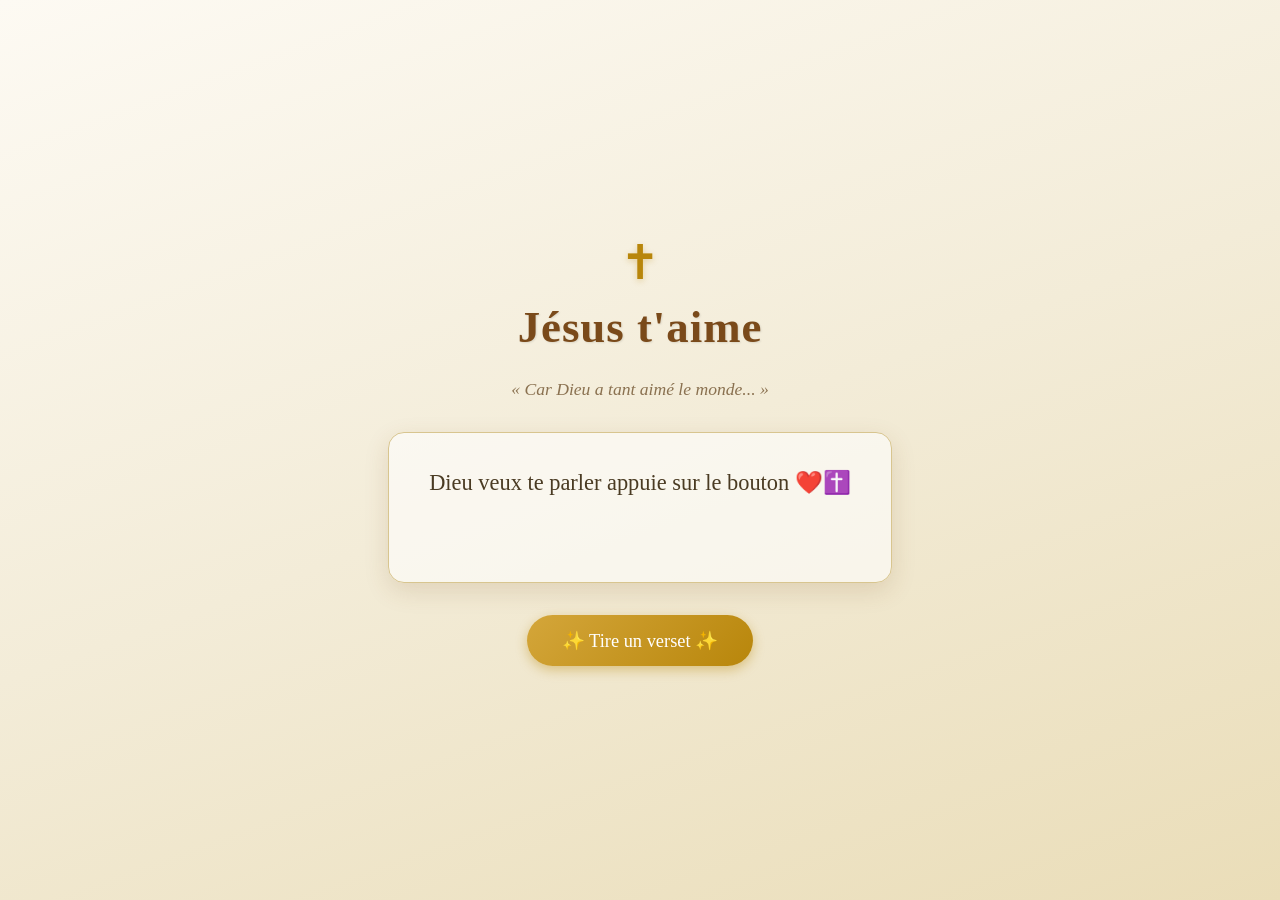
<file: Index.html>
<!DOCTYPE html>
<html lang="fr">
<head>
<meta charset="UTF-8">
<meta name="viewport" content="width=device-width, initial-scale=1.0">
<title>Jésus t'aime</title>
<style>
  * { box-sizing: border-box; }
  body {
    margin: 0;
    min-height: 100vh;
    display: flex;
    flex-direction: column;
    align-items: center;
    justify-content: center;
    font-family: 'Georgia', 'Times New Roman', serif;
    background: linear-gradient(160deg, #fdfaf3 0%, #f3ecd8 50%, #eaddb8 100%);
    color: #3b2f1e;
    padding: 2rem;
    text-align: center;
  }

  .croix {
    font-size: 3rem;
    color: #b8860b;
    margin-bottom: 0.5rem;
    text-shadow: 0 2px 6px rgba(184,134,11,0.3);
  }

  h1 {
    font-size: 2.8rem;
    margin: 0.2rem 0 0.5rem;
    color: #7a4a1a;
    letter-spacing: 1px;
    text-shadow: 1px 1px 2px rgba(0,0,0,0.1);
  }

  .sous-titre {
    font-style: italic;
    color: #8a7150;
    margin-bottom: 2rem;
    font-size: 1.1rem;
  }

  .carte-verset {
    background: rgba(255,255,255,0.6);
    border: 1px solid #d8c58f;
    border-radius: 16px;
    padding: 2rem 2.5rem;
    max-width: 600px;
    min-height: 140px;
    display: flex;
    flex-direction: column;
    align-items: center;
    justify-content: center;
    box-shadow: 0 8px 24px rgba(122,74,26,0.15);
    margin-bottom: 2rem;
  }

  #verset-texte {
    font-size: 1.4rem;
    line-height: 1.6;
    margin: 0 0 1rem;
    color: #4a3b23;
  }

  #verset-ref {
    font-weight: bold;
    color: #b8860b;
    font-size: 1.05rem;
  }

  button {
    padding: 0.9rem 2.2rem;
    font-size: 1.15rem;
    font-family: inherit;
    border: none;
    border-radius: 30px;
    background: linear-gradient(135deg, #d4a63a, #b8860b);
    color: #fff;
    cursor: pointer;
    box-shadow: 0 4px 12px rgba(184,134,11,0.4);
    transition: transform 0.15s ease, box-shadow 0.15s ease;
  }

  button:hover {
    transform: translateY(-2px);
    box-shadow: 0 6px 16px rgba(184,134,11,0.5);
  }

  button:active {
    transform: translateY(0);
  }
</style>
</head>
<body>
  <div class="croix">✝</div>
  <h1>Jésus t'aime</h1>
  <p class="sous-titre">« Car Dieu a tant aimé le monde... »</p>

  <div class="carte-verset">
    <p id="verset-texte">Dieu veux te parler appuie sur le bouton ❤️✝️</p>
    <p id="verset-ref"></p>
  </div>

  <button id="tirer-verset">✨ Tire un verset ✨</button>

  <script src="verset.html"></script>
</body>
</html>
</file>
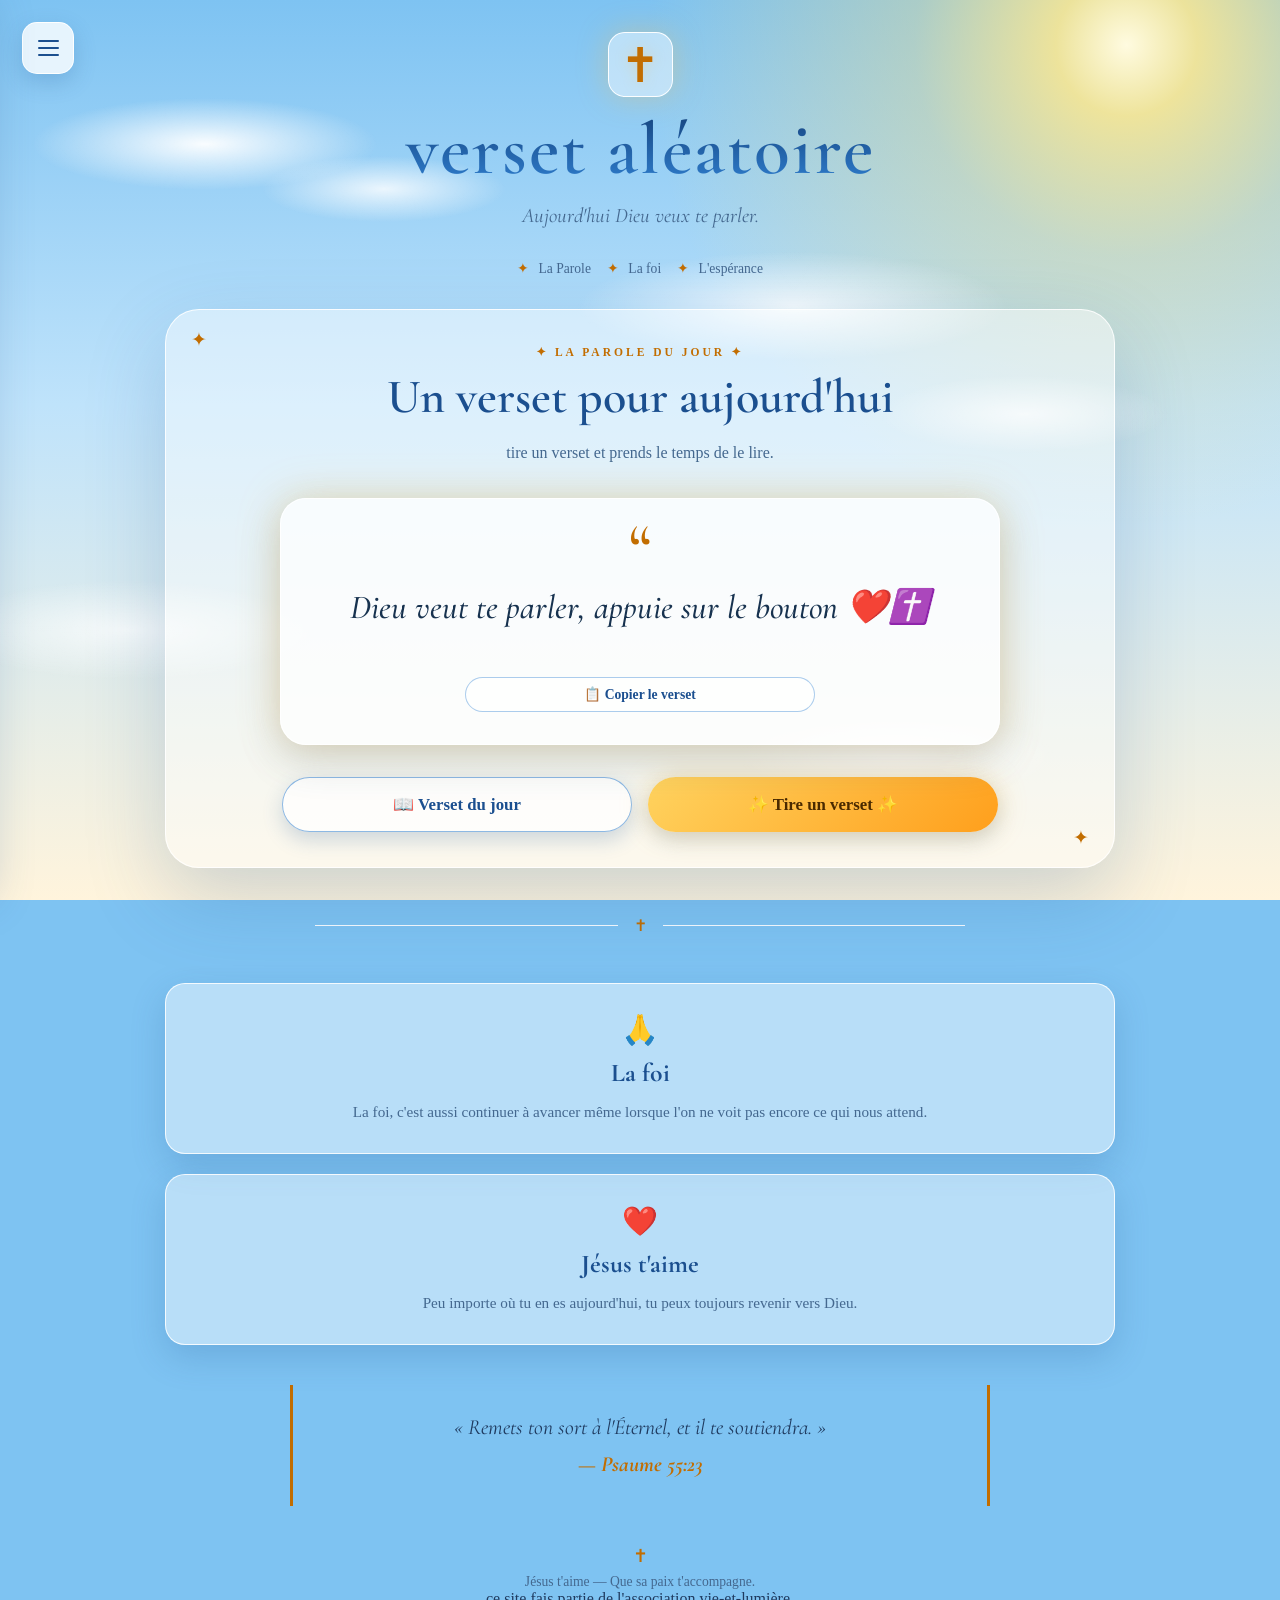
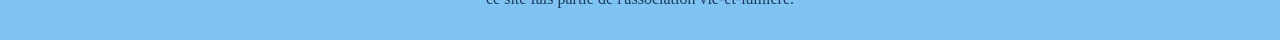
<file: index.html>
<!DOCTYPE html>
<html lang="fr">
<head>
<meta charset="UTF-8">
<meta name="viewport" content="width=device-width, initial-scale=1.0, maximum-scale=1.0, user-scalable=no">

<link rel="icon" type="image/svg+xml" href="icon.svg">

<title>acceuille</title>

<style>
 html,
body {
  touch-action: manipulation;
}
* {
    box-sizing: border-box;
  }

  body {
    margin: 0;
    min-height: 100vh;
    display: flex;
    flex-direction: column;
    align-items: center;
    justify-content: center;
    font-family: 'Georgia', 'Times New Roman', serif;
    background: linear-gradient(160deg, #fdfaf3 0%, #f3ecd8 50%, #eaddb8 100%);
    color: #3b2f1e;
    padding: 2rem;
    text-align: center;
  }

  .site {
    width: 100%;
    max-width: 950px;
    margin: auto;
  }

  /* =========================
     MENU HAMBURGER
     ========================= */

  .menu-btn {
    position: fixed;
    top: 22px;
    left: 22px;

    width: 52px;
    height: 52px;

    min-width: 0;
    padding: 0;

    display: flex;
    flex-direction: column;
    align-items: center;
    justify-content: center;

    gap: 5px;

    border-radius: 15px;

    background: rgba(255,255,255,0.72);

    border: 1px solid rgba(184,134,11,0.25);

    box-shadow:
      0 8px 22px rgba(122,74,26,0.14),
      inset 0 1px 0 rgba(255,255,255,0.85);

    cursor: pointer;
    z-index: 1000;

    transition:
      transform 0.2s ease,
      box-shadow 0.2s ease;
}

.menu-btn:hover {
    transform: translateY(-2px);

    box-shadow:
      0 11px 28px rgba(122,74,26,0.18);
}

  .menu-btn span {
    width: 21px;
    height: 2px;
    border-radius: 5px;
    background: #7a4a1a;
  }

  .menu-btn:hover {
    transform: none;
    filter: none;
  }

  /* =========================
     FOND DU MENU
     ========================= */

  .menu-overlay {
    position: fixed;
    inset: 0;
    background: rgba(59,47,30,0.25);
    backdrop-filter: blur(2px);
    opacity: 0;
    visibility: hidden;
    transition:
      opacity 0.25s ease,
      visibility 0.25s ease;
    z-index: 1100;
  }

  .menu-overlay.open {
    opacity: 1;
    visibility: visible;
  }

  /* =========================
     MENU
     ========================= */

  .menu {
    position: fixed;
    top: 0;
    left: 0;
    width: min(330px, 85vw);
    height: 100vh;
    padding: 1.5rem;
    background: rgba(253,250,243,0.97);
    border-right: 1px solid #d8c58f;
    box-shadow:
      8px 0 35px rgba(59,47,30,0.15);
    transform: translateX(-105%);
    transition:
      transform 0.3s cubic-bezier(.4,0,.2,1);
    z-index: 1200;
  }

  .menu.open {
    transform: translateX(0);
  }

  .menu-header {
    display: flex;
    align-items: center;
    justify-content: space-between;
    padding-bottom: 1.2rem;
    border-bottom: 1px solid rgba(184,134,11,0.2);
    color: #7a4a1a;
    font-size: 1.4rem;
    font-weight: bold;
  }

  .menu-close {
    min-width: 0;
    width: 40px;
    height: 40px;
    padding: 0;
    display: flex;
    align-items: center;
    justify-content: center;
    border-radius: 50%;
    background: transparent;
    color: #7a4a1a;
    font-size: 1.8rem;
    box-shadow: none;
    border: none;
    cursor: pointer;
  }

  .menu-close:hover {
    background: rgba(184,134,11,0.1);
    box-shadow: none;
    transform: none;
  }

  .menu-content {
    padding-top: 1.5rem;
  }

  .menu-content a {
    display: flex;
    align-items: center;
    gap: 1rem;
    padding: 1rem;
    border-radius: 15px;
    color: #4a3b23;
    text-decoration: none;
    transition:
      background 0.2s ease,
      transform 0.2s ease;
  }

  .menu-content a:hover {
    background: rgba(184,134,11,0.1);
    transform: translateX(4px);
  }

  .menu-icon {
    width: 45px;
    height: 45px;
    display: flex;
    align-items: center;
    justify-content: center;
    flex-shrink: 0;
    border-radius: 12px;
    background: rgba(184,134,11,0.12);
    font-size: 1.4rem;
  }

  .menu-content strong {
    display: block;
    color: #7a4a1a;
    font-size: 1rem;
  }

  .menu-content small {
    display: block;
    margin-top: 3px;
    color: #8a7150;
    font-size: 0.78rem;
  }

  /* =========================
     EN-TÊTE
     ========================= */

  header {
    margin-bottom: 2rem;
  }

  .croix {
    width: 65px;
    height: 65px;

    margin: 0 auto 1rem;

    display: flex;
    align-items: center;
    justify-content: center;

    border-radius: 17px;

    background:
      linear-gradient(
        145deg,
        rgba(255,255,255,0.82),
        rgba(244,232,202,0.72)
      );

    border:
      1px solid rgba(184,134,11,0.25);

    color:
      #b8860b;

    font-size:
      3rem;

    box-shadow:
      0 10px 26px rgba(122,74,26,0.14),
      inset 0 1px 0 rgba(255,255,255,0.9);

    text-shadow:
      0 2px 8px rgba(184,134,11,0.3);
}

  h1 {
    margin: 0;
    font-size: clamp(2.7rem, 7vw, 4.3rem);
    line-height: 1;
    color: #7a4a1a;
    letter-spacing: 1px;
    text-shadow: 1px 2px 3px rgba(0,0,0,0.08);
  }

  .sous-titre {
    margin: 1rem auto 0;
    font-size: 1.05rem;
    font-style: italic;
    color: #8a7150;
  }

  /* =========================
     NAVIGATION
     ========================= */

  .navigation {
    display: flex;
    justify-content: center;
    gap: 2rem;
    margin-bottom: 2rem;
    font-size: 0.85rem;
    color: #7a4a1a;
  }

  .navigation span::before {
    content: "✦";
    margin-right: 6px;
    color: #b8860b;
  }

  /* =========================
     BLOC PRINCIPAL
     ========================= */

  .hero {
    position: relative;
    padding: 2.8rem 2rem;
    border-radius: 28px;
    background: rgba(255,255,255,0.48);
    border: 1px solid rgba(216,197,143,0.85);
    box-shadow:
      0 18px 50px rgba(122,74,26,0.14),
      inset 0 1px 0 rgba(255,255,255,0.7);
    backdrop-filter: blur(7px);
    overflow: hidden;
  }

  .hero::before {
    content: "✦";
    position: absolute;
    top: 18px;
    left: 25px;
    color: rgba(184,134,11,0.35);
    font-size: 1.2rem;
  }

  .hero::after {
    content: "✦";
    position: absolute;
    bottom: 18px;
    right: 25px;
    color: rgba(184,134,11,0.35);
    font-size: 1.2rem;
  }

  .sur-titre {
    margin: 0 0 0.6rem;
    text-transform: uppercase;
    letter-spacing: 3px;
    font-size: 0.72rem;
    font-weight: bold;
    color: #b8860b;
  }

  .hero h2 {
    margin: 0 0 0.8rem;
    font-size: clamp(1.8rem, 5vw, 2.5rem);
    color: #7a4a1a;
  }

  .hero-intro {
    max-width: 600px;
    margin: 0 auto 2rem;
    color: #806b4d;
    line-height: 1.7;
  }

  /* =========================
     CARTE VERSET
     ========================= */

  .carte-verset {
    position: relative;
    max-width: 720px;
    min-height: 190px;
    margin: 0 auto 2rem;
    padding: 2.4rem 2rem;
    display: flex;
    flex-direction: column;
    justify-content: center;
    align-items: center;
    border-radius: 22px;
    background: rgba(255,255,255,0.68);
    border: 1px solid #d8c58f;
    box-shadow:
      0 10px 30px rgba(122,74,26,0.12),
      inset 0 1px 0 rgba(255,255,255,0.8);
  }

  .guillemet {
    font-size: 3.5rem;
    line-height: 0.5;
    color: rgba(184,134,11,0.45);
    margin-bottom: 1rem;
  }

  #verset-texte {
    margin: 0 auto 1.2rem;
    max-width: 600px;
    font-size: clamp(1.2rem, 3.5vw, 1.6rem);
    line-height: 1.7;
    color: #4a3b23;
  }

  #verset-ref {
    margin: 0 0 1rem 0;
    font-size: 1rem;
    font-weight: bold;
    color: #b8860b;
  }

  /* Bouton copier spécifique */
  .bouton-copier {
    min-width: auto;
    padding: 0.5rem 1.2rem;
    font-size: 0.85rem;
    border-radius: 20px;
    background: rgba(184, 134, 11, 0.15);
    color: #7a4a1a;
    border: 1px solid rgba(184, 134, 11, 0.4);
    box-shadow: none;
    margin-top: 0.5rem;
  }

  .bouton-copier:hover {
    background: rgba(184, 134, 11, 0.25);
    transform: translateY(-2px);
    box-shadow: none;
  }


  /* =========================
     BOUTON "EN IMAGE" + FENÊTRE
     ========================= */

  .bouton-image {
    position: absolute;
    top: 12px;
    right: 12px;
    min-width: 0;
    width: auto;
    max-width: none;
    margin: 0;
    padding: 0.35rem 0.8rem;
    font-size: 0.75rem;
    border-radius: 16px;
    background: rgba(122, 74, 26, 0.12);
    color: #7a4a1a;
    border: 1px solid rgba(122, 74, 26, 0.3);
    box-shadow: none;
  }

  .bouton-image:hover {
    background: rgba(122, 74, 26, 0.22);
    box-shadow: none;
  }

  .bouton-image[hidden] { display: none; }

  .image-overlay {
    position: fixed;
    inset: 0;
    z-index: 2000;
    display: none;
    flex-direction: column;
    align-items: center;
    justify-content: center;
    gap: 1rem;
    padding: 1rem;
    background: rgba(25, 18, 8, 0.82);
    backdrop-filter: blur(4px);
  }

  .image-overlay.open { display: flex; }

  #image-canvas {
    max-width: 100%;
    max-height: 56vh;
    border-radius: 14px;
    box-shadow: 0 18px 50px rgba(0,0,0,0.5);
  }


  #image-astuce-img {
    max-width: 100%;
    max-height: 56vh;
    border-radius: 14px;
    box-shadow: 0 18px 50px rgba(0,0,0,0.5);
  }

  #image-astuce {
    margin: 0;
    max-width: 320px;
    text-align: center;
    color: #fff;
    font-size: 0.9rem;
    line-height: 1.5;
  }


  .image-overlay { overflow-y: auto; justify-content: flex-start; }
  .image-overlay > :first-child { margin-top: auto; }
  .image-overlay > :last-child { margin-bottom: auto; }
  .image-overlay.avec-choix #image-canvas, .image-overlay.avec-choix #image-astuce-img { max-height: 36vh; }

  .lien-choix {
    min-width: 0; width: auto; max-width: none; padding: 0.5rem 1rem; font-size: 0.85rem; border-radius: 20px;
    background: rgba(255,255,255,0.12); color: #fff; border: 1px solid rgba(255,255,255,0.35); box-shadow: none;
  }
  .lien-choix:hover { background: rgba(255,255,255,0.22); box-shadow: none; }

  .choix-verset { display: flex; flex-direction: column; align-items: center; gap: 0.6rem; width: 100%; max-width: 460px; }
  .choix-verset[hidden] { display: none; }
  .choix-ligne { display: flex; gap: 0.5rem; width: 100%; }
  .choix-ligne select { flex: 1; min-width: 0; }

  .choix-verset select {
    font-family: Georgia, serif; font-size: 0.9rem; padding: 0.55rem 0.5rem; border-radius: 12px;
    background: rgba(255,255,255,0.14); color: #fff; border: 1px solid rgba(255,255,255,0.35); max-width: 100%;
  }
  .choix-verset select option { color: #111; }
  .choix-verset > select { width: 100%; }
  .choix-verset select[hidden] { display: none; }
  .cv-etat { margin: 0; color: #ffd9a0; font-size: 0.85rem; text-align: center; }
  .cv-etat[hidden] { display: none; }


  .plein-ecran {
    position: fixed; inset: 0; z-index: 3000; display: flex; align-items: center; justify-content: center;
    height: 100vh; height: 100dvh; background: #000; cursor: zoom-out;
  }
  .plein-ecran[hidden] { display: none; }
  .plein-ecran img { max-width: 100%; max-height: 100%; width: auto; height: auto; object-fit: contain; }
  .plein-ecran button {
    position: fixed; top: max(14px, env(safe-area-inset-top)); right: 14px; min-width: 0; width: 44px; max-width: none; height: 44px; padding: 0;
    border-radius: 50%; background: rgba(255,255,255,0.18); color: #fff; border: 1px solid rgba(255,255,255,0.4);
    font-size: 1.3rem; box-shadow: none; cursor: pointer;
  }

  .image-reglages {
    display: flex;
    flex-direction: column;
    align-items: center;
    gap: 0.8rem;
  }

  .pastilles {
    display: flex;
    gap: 0.9rem;
  }

  .pastille {
    min-width: 0;
    width: 32px;
    max-width: none;
    height: 32px;
    padding: 0;
    border-radius: 50%;
    border: 2px solid rgba(255,255,255,0.55);
    box-shadow: none;
    cursor: pointer;
    transition: transform 0.15s ease;
  }

  .pastille:hover { transform: scale(1.1); box-shadow: none; }

  .pastille.actif {
    border-color: #fff;
    transform: scale(1.12);
    box-shadow: 0 0 0 3px #d4a63a;
  }

  .reglages-texte {
    display: flex;
    align-items: center;
    flex-wrap: wrap;
    justify-content: center;
    gap: 0.7rem;
    color: #fff;
    font-size: 0.85rem;
  }

  .pastille-texte {
    min-width: 0;
    width: 34px;
    max-width: none;
    height: 34px;
    padding: 0;
    border-radius: 50%;
    border: 2px solid rgba(255,255,255,0.55);
    box-shadow: none;
    font-family: Georgia, serif;
    font-size: 1rem;
    font-weight: bold;
    cursor: pointer;
  }

  .pastille-texte:hover { box-shadow: none; }
  .pastille-texte.blanc { background: #fff; color: #111; }
  .pastille-texte.noir  { background: #111; color: #fff; }

  .pastille-texte.actif {
    border-color: #fff;
    box-shadow: 0 0 0 3px #d4a63a;
  }

  .surlignage {
    display: inline-flex;
    align-items: center;
    gap: 0.5rem;
    margin-left: 0.4rem;
  }

  .surlignage[hidden] { display: none; }

  .surlignage input[type="color"] {
    width: 40px;
    height: 34px;
    padding: 0;
    border: 2px solid #fff;
    border-radius: 8px;
    background: none;
    cursor: pointer;
  }

  .image-actions {
    display: flex;
    flex-wrap: wrap;
    justify-content: center;
    gap: 0.6rem;
  }

  .image-actions button {
    min-width: 0;
    width: auto;
    max-width: none;
    padding: 0.7rem 1.1rem;
    font-size: 0.9rem;
  }

  .image-actions .secondaire {
    background: rgba(255,255,255,0.15);
    box-shadow: none;
    border: 1px solid rgba(255,255,255,0.35);
  }


  /* =========================
     PRÉCÉDENT / FAVORI / SUIVANT
     ========================= */

  .actions-verset {
    display: flex;
    align-items: center;
    justify-content: center;
    flex-wrap: wrap;
    gap: 0.6rem;
    margin: 0.4rem 0 0.6rem;
  }

  .actions-verset button {
    min-width: 0;
    width: auto;
    max-width: none;
    padding: 0.5rem 1.1rem;
    font-size: 0.85rem;
    border-radius: 20px;
    background: rgba(122, 74, 26, 0.12);
    color: #7a4a1a;
    border: 1px solid rgba(122, 74, 26, 0.3);
    box-shadow: none;
  }

  .actions-verset button:hover {
    background: rgba(122, 74, 26, 0.22);
    box-shadow: none;
  }

  .actions-verset button:disabled {
    opacity: 0.35;
    cursor: default;
    transform: none;
    filter: none;
  }

  .actions-verset .bouton-favori.actif {
    background: rgba(200, 60, 60, 0.15);
    border-color: rgba(200, 60, 60, 0.45);
    color: #a02a2a;
  }

  .actions-verset[hidden] { display: none; }

/* Animation du verset */

#verset-texte,
#verset-ref {
  opacity: 1;
  transform: translateY(0);
  transition:
    opacity 0.45s ease,
    transform 0.45s ease;
}

#verset-texte.changement,
#verset-ref.changement {
  opacity: 0;
  transform: translateY(10px);
}

  /* =========================
     BOUTONS
     ========================= */

  .boutons {
    display: flex;
    justify-content: center;
    flex-wrap: wrap;
    gap: 1rem;
  }

  button {
    min-width: 220px;
    padding: 1rem 1.7rem;
    border: none;
    border-radius: 50px;
    font-family: inherit;
    font-size: 1rem;
    font-weight: bold;
    color: white;
    cursor: pointer;
    background: linear-gradient(
      135deg,
      #d4a63a,
      #b8860b
    );
    box-shadow:
      0 7px 18px rgba(184,134,11,0.3),
      inset 0 1px 0 rgba(255,255,255,0.25);
    transition:
      transform 0.2s ease,
      box-shadow 0.2s ease,
      filter 0.2s ease;
  }

  button:hover {
    transform: translateY(-3px);
    filter: brightness(1.05);
    box-shadow:
      0 11px 25px rgba(184,134,11,0.38);
  }

  button:active {
    transform: translateY(-1px);
  }

  #verset-jour {
    background: linear-gradient(
      135deg,
      #a3703c,
      #7a4a1a
    );
  }

  /* =========================
     SÉPARATEUR
     ========================= */

  .separateur {
    display: flex;
    align-items: center;
    gap: 1rem;
    max-width: 650px;
    margin: 3rem auto;
    color: #b8860b;
  }

  .separateur::before,
  .separateur::after {
    content: "";
    flex: 1;
    height: 1px;
    background: rgba(184,134,11,0.3);
  }

  /* =========================
     BLOCS
     ========================= */

  .blocs {
    display: grid;
    grid-template-columns: repeat(2, 1fr);
    gap: 1.3rem;
    margin-bottom: 2.5rem;
  }

  .bloc {
    padding: 1.8rem;
    border-radius: 20px;
    background: rgba(255,255,255,0.43);
    border: 1px solid rgba(216,197,143,0.7);
    box-shadow:
      0 8px 25px rgba(122,74,26,0.08);
    transition: transform 0.2s ease;
  }

  .bloc:hover {
    transform: translateY(-3px);
  }

  .bloc-icon {
    font-size: 1.8rem;
    margin-bottom: 0.6rem;
  }

  .bloc h3 {
    margin: 0 0 0.7rem;
    color: #7a4a1a;
    font-size: 1.2rem;
  }

  .bloc p {
    margin: 0;
    color: #806b4d;
    line-height: 1.65;
    font-size: 0.95rem;
  }

  /* =========================
     CITATION
     ========================= */

  .citation {
    max-width: 700px;
    margin: 0 auto 2.5rem;
    padding: 1.5rem 2rem;
    border-left: 3px solid #b8860b;
    border-right: 3px solid #b8860b;
    color: #7a4a1a;
    font-style: italic;
    line-height: 1.7;
  }

  /* =========================
     FOOTER
     ========================= */

  footer {
    margin-top: 1rem;
    color: #8a7150;
    font-size: 0.85rem;
  }

  footer .mini-croix {
    color: #b8860b;
    font-size: 1.1rem;
    margin-bottom: 0.4rem;
  }

  /* =========================
     MOBILE
     ========================= */

  @media (max-width: 650px) {

    body {
      padding: 1.2rem;
    }

    
.menu-btn {
  top: 15px;
  left: 15px;
  width: 48px;
  height: 48px;
  border-radius: 14px;
}
    }

    .navigation {
      gap: 1rem;
    }

    .hero {
      padding: 2.2rem 1rem;
    }

    .carte-verset {
      padding: 2rem 1.2rem;
    }

    .blocs {
      grid-template-columns: 1fr;
    }

    button {
      width: 100%;
      max-width: 350px;
    }
  }
</style>



<link rel="stylesheet" href="themes.css">
<script src="theme.js"></script>
</head>

<body>

<!-- =========================
     MENU HAMBURGER
     ========================= -->

<button
  class="menu-btn"
  id="menu-btn"
  aria-label="Ouvrir le menu"
  aria-expanded="false"
>
  <span></span>
  <span></span>
  <span></span>
</button>

<div class="menu-overlay" id="menu-overlay"></div>

<nav class="menu" id="menu">

  <div class="menu-header">

    <span>Menu</span>

    <button
      class="menu-close"
      id="menu-close"
      aria-label="Fermer le menu"
    >
      ×
    </button>

  </div>

  <div class="menu-content">

    <!-- ACCUEIL -->

    <a href="index.html">

      <span class="menu-icon">
        🏠
      </span>

      <span>
        <strong>Accueil</strong>

        <small>
          Retourner à l'accueil.
        </small>
      </span>

    </a>


    <!-- HISTOIRES BIBLIQUES -->


    <a href="un-jour-une-histoire.html">

      <span class="menu-icon">
        📖
      </span>

      <span>
        <strong>un jour, une histoire </strong>

        <small>
          Une histoire, Un encouragement.
        </small>
      </span>
             
             </a>
            
<a href="bible.html">
        <span class="menu-icon">📖</span>
        <span>
          <strong>La Bible</strong>
          <small>Lis la Bible Louis Segond, livre par livre.</small>
        </span>
      </a>

      <a href="image.html">
        <span class="menu-icon">🖼️</span>
        <span>
          <strong>Créer une image</strong>
          <small>Mets un verset sur une belle photo.</small>
        </span>
      </a>

      <a href="favoris.html">
        <span class="menu-icon">❤️</span>
        <span>
          <strong>Mes favoris</strong>
          <small>Retrouve les versets que tu as gardés.</small>
        </span>
      </a>

      <a href="theme.html">
        <span class="menu-icon">🎨</span>
        <span>
          <strong>Thème</strong>
          <small>Change l'apparence du site : nuit, jour…</small>
        </span>
      </a>

      <a href="https://www.jesus-stickers.com/stickers-jesus-baches-evangelisation.F/s41531c/DESTOCKAGE-JUSQU-A-60-" target="_blank" rel="noopener noreferrer">

  <span class="menu-icon">
    🖨️
  </span>

  <span>

    <strong>
      Stickers 🔖
    </strong>

    <small>
      Découvre leurs stickers à prix coûtant.
    </small>

  </span>

</a>
    </a>

  </div>

</nav>


<div class="site">


  <!-- EN-TÊTE -->

  <header>

    <div class="croix">
      ✝
    </div>

    <h1>
      verset aléatoire
    </h1>

    <p class="sous-titre">
      Aujourd'hui Dieu veux te parler.
    </p>

  </header>


  <!-- NAVIGATION VISUELLE -->

  <div class="navigation">

    <span>
      La Parole
    </span>

    <span>
      La foi
    </span>

    <span>
      L'espérance
    </span>

  </div>


  <!-- SECTION PRINCIPALE -->

  <main class="hero">

    <p class="sur-titre">
      ✦ LA PAROLE DU JOUR ✦
    </p>

    <h2>
      Un verset pour aujourd'hui
    </h2>

    <p class="hero-intro">
      tire un verset et prends le temps de le lire.
    </p>


    <!-- CARTE VERSET -->

    <div class="carte-verset">

      <button id="verset-image" class="bouton-image" hidden>
        🖼️ Image
      </button>


      <div class="guillemet">
        “
      </div>

      <p id="verset-texte">
        Dieu veut te parler, appuie sur le bouton ❤️✝️
      </p>

      <p id="verset-ref"></p>

      <div class="actions-verset" id="actions-verset" hidden>
        <button id="verset-precedent" aria-label="Verset précédent" disabled>◀</button>
        <button id="verset-favori" class="bouton-favori">🤍 Favori</button>
        <button id="verset-suivant" aria-label="Verset suivant" disabled>▶</button>
      </div>


      <button id="copier-verset" class="bouton-copier">
        📋 Copier le verset
      </button>

    </div>


    <!-- BOUTONS -->

    <div class="boutons">

      <button id="verset-jour">
        📖 Verset du jour
      </button>

      <button id="tirer-verset">
        ✨ Tire un verset ✨
      </button>

    </div>

  </main>


  <!-- SÉPARATEUR -->

  <div class="separateur">
    ✝
  </div>


  <!-- BLOCS -->

  <section class="blocs">

    <div class="bloc">

      <div class="bloc-icon">
        🙏
      </div>

      <h3>
        La foi
      </h3>

      <p>
        La foi, c'est aussi continuer à avancer
        même lorsque l'on ne voit pas encore
        ce qui nous attend.
      </p>

    </div>


    <div class="bloc">

      <div class="bloc-icon">
        ❤️
      </div>

      <h3>
        Jésus t'aime
      </h3>

      <p>
        Peu importe où tu en es aujourd'hui,
        tu peux toujours revenir vers Dieu.
      </p>

    </div>

  </section>


  <!-- CITATION -->

  <div class="citation">

    « Remets ton sort à l'Éternel,
    et il te soutiendra. »

    <br>

    <strong>
      — Psaume 55:23
    </strong>

  </div>


  <!-- FOOTER -->

  <footer>

    <div class="mini-croix">
      ✝
    </div>

    Jésus t'aime — Que sa paix t'accompagne.

  </footer>

</div>


<div>
  ce site fais partie de l'association vie-et-lumière.
</div>


<!-- =========================
     TON FICHIER DE VERSETS
     ========================= -->

<script src="verset.js"></script>


<!-- =========================
     SCRIPT DU MENU
     ========================= -->

<script>

const menuBtn = document.getElementById("menu-btn");
const menu = document.getElementById("menu");
const menuClose = document.getElementById("menu-close");
const menuOverlay = document.getElementById("menu-overlay");


/* =========================
   OUVRIR LE MENU
   ========================= */

function ouvrirMenu() {
  menu.classList.add("open");
  menuOverlay.classList.add("open");
  menuBtn.setAttribute("aria-expanded", "true");
}


/* =========================
   FERMER LE MENU
   ========================= */

function fermerMenu() {
  menu.classList.remove("open");
  menuOverlay.classList.remove("open");
  menuBtn.setAttribute("aria-expanded", "false");
}


/* =========================
   BOUTONS DU MENU
   ========================= */

menuBtn.addEventListener("click", ouvrirMenu);

menuClose.addEventListener("click", fermerMenu);

menuOverlay.addEventListener("click", fermerMenu);


/* =========================
   NAVIGATION DU MENU
   ========================= */

const liensMenu = document.querySelectorAll(".menu-content a");

liensMenu.forEach(lien => {

  lien.addEventListener("click", () => {
    fermerMenu();
  });

});


/* =========================
   TOUCHE ÉCHAP
   ========================= */

document.addEventListener("keydown", function(event) {

  if (event.key === "Escape") {
    fermerMenu();
  }

});


/* =========================
   ANIMATION DU VERSET
   ========================= */

const versetTexte =
  document.getElementById("verset-texte");

const versetRef =
  document.getElementById("verset-ref");


if (versetTexte && versetRef) {

  const observateurVerset =
    new MutationObserver(() => {

      versetTexte.classList.add("changement");
      versetRef.classList.add("changement");

      setTimeout(() => {

        versetTexte.classList.remove("changement");
        versetRef.classList.remove("changement");

      }, 50);

    });


  observateurVerset.observe(
    versetTexte,
    {
      childList: true,
      subtree: true,
      characterData: true
    }
  );


  observateurVerset.observe(
    versetRef,
    {
      childList: true,
      subtree: true,
      characterData: true
    }
  );

}


/* =========================
   BOUTON COPIER
   ========================= */

const boutonCopier =
  document.getElementById("copier-verset");


if (boutonCopier && versetTexte && versetRef) {

  boutonCopier.addEventListener("click", () => {

    const texte = versetTexte.innerText;
    const ref = versetRef.innerText;

    const texteACopier =
      ref
        ? `"${texte}" — ${ref}`
        : texte;


    navigator.clipboard.writeText(texteACopier)
      .then(() => {

        boutonCopier.innerText = "✓ Copié !";

        setTimeout(() => {

          boutonCopier.innerText =
            "📋 Copier le verset";

        }, 2000);

      })
      .catch(() => {

        boutonCopier.innerText =
          "❌ Impossible de copier";

        setTimeout(() => {

          boutonCopier.innerText =
            "📋 Copier le verset";

        }, 2000);

      });

  });

}

</script>


<!-- =========================
     VERSET EN IMAGE
     ========================= -->

<div class="plein-ecran" id="plein-ecran" hidden>
  <img id="plein-ecran-img" alt="Verset en plein écran">
  <button id="plein-ecran-fermer" aria-label="Fermer le plein écran">✕</button>
</div>

<div class="image-overlay" id="image-overlay">
  <canvas id="image-canvas" width="1080" height="1350"></canvas>
  <img id="image-astuce-img" alt="Verset en image" hidden>
  <p id="image-astuce" hidden>Appuie longuement sur l'image, puis choisis « Ajouter aux photos ».</p>
  <div class="image-reglages">
    <div class="pastilles" id="image-pastilles" role="group" aria-label="Arrière-plan"></div>

    <div class="reglages-texte">
      <span>Texte</span>
      <button id="texte-blanc" class="pastille-texte blanc actif" aria-label="Texte blanc">A</button>
      <button id="texte-noir" class="pastille-texte noir" aria-label="Texte noir">A</button>

      <label class="surlignage" id="surlignage-label" hidden>
        <span>Surlignage</span>
        <input type="color" id="surlignage-couleur" value="#1f4aa0" aria-label="Couleur du surlignage">
      </label>
    </div>
  </div>

  <button id="cv-ouvrir" class="lien-choix">📖 Choisir un autre verset</button>

  <div class="choix-verset" id="choix-verset" hidden>
    <div class="choix-ligne">
      <select id="cv-livre" aria-label="Livre"></select>
      <select id="cv-chap" aria-label="Chapitre"></select>
      <select id="cv-verset" aria-label="Verset"></select>
    </div>
    <select id="cv-fav" aria-label="Mes favoris" hidden></select>
    <p class="cv-etat" id="cv-etat" hidden></p>
    <button id="cv-retour" class="lien-choix">↩︎ Revenir au verset tiré</button>
  </div>

  <div class="image-actions">
    <button id="image-photos" hidden>📷 Enregistrer dans Photos</button>
    <button id="image-telecharger">⬇️ Télécharger</button>
    <button id="image-partager" class="secondaire" hidden>📤 Partager</button>
    <button id="image-plein-ecran" class="secondaire">⛶ Plein écran</button>
    <button id="image-fermer" class="secondaire">Fermer</button>
  </div>
</div>

<script>
(function () {

  const W = 1080, H = 1350;

  const bouton   = document.getElementById("verset-image");
  const overlay  = document.getElementById("image-overlay");
  const canvas   = document.getElementById("image-canvas");
  const ctx      = canvas.getContext("2d");
  const refEl    = document.getElementById("verset-ref");
  const texteEl  = document.getElementById("verset-texte");
  const conteneurPastilles = document.getElementById("image-pastilles");
  const btnTexteBlanc = document.getElementById("texte-blanc");
  const btnTexteNoir  = document.getElementById("texte-noir");
  const labelSurlignage = document.getElementById("surlignage-label");
  const inputSurlignage = document.getElementById("surlignage-couleur");
  const btnDl    = document.getElementById("image-telecharger");
  const btnShare = document.getElementById("image-partager");
  const btnPhotos = document.getElementById("image-photos");
  const imgAstuce = document.getElementById("image-astuce-img");
  const texteAstuce = document.getElementById("image-astuce");
  const btnClose = document.getElementById("image-fermer");

  const FOND_SURLIGNE = 3;
  let fondActuel = 0;
  let versetImage = null;   /* verset choisi à la main ; sinon on prend celui qui est tiré */

  function versetPourImage() {
    return versetImage || { texte: texteEl.textContent.trim(), ref: refEl.textContent.trim() };
  }
  let couleurTexte = "#ffffff";
  let couleurSurlignage = "#1f4aa0";

  const fondsInfo = [
    { nom: "Nuit de lumière", css: "linear-gradient(160deg,#0c1736,#1a2a5e 55%,#3a3066)" },
    { nom: "Jour lumineux",   css: "linear-gradient(160deg,#7ec3f2,#bfe3fb 55%,#fff4dc)" },
    { nom: "Parchemin",       css: "linear-gradient(160deg,#fdfaf3,#f3ecd8 55%,#eaddb8)" },
    { nom: "Blanc surligné",  css: "linear-gradient(180deg,#fff 0 28%,#1f4aa0 28% 64%,#fff 64%)" }
  ];

  /* Le bouton n'apparaît qu'une fois un verset affiché */
  function majBouton() {
    bouton.hidden = !refEl.textContent.trim();
  }
  new MutationObserver(majBouton).observe(refEl, { childList: true, characterData: true, subtree: true });
  majBouton();

  /* Hasard reproductible (le fond ne change pas à chaque affichage) */
  function rng(seed) {
    return function () {
      seed |= 0; seed = (seed + 0x6D2B79F5) | 0;
      let t = Math.imul(seed ^ (seed >>> 15), 1 | seed);
      t = (t + Math.imul(t ^ (t >>> 7), 61 | t)) ^ t;
      return ((t ^ (t >>> 14)) >>> 0) / 4294967296;
    };
  }

  function degrade(stops) {
    const g = ctx.createLinearGradient(0, 0, 0, H);
    stops.forEach(([p, c]) => g.addColorStop(p, c));
    ctx.fillStyle = g;
    ctx.fillRect(0, 0, W, H);
  }

  function lueur(x, y, rayon, couleur) {
    const g = ctx.createRadialGradient(x, y, 0, x, y, rayon);
    g.addColorStop(0, couleur);
    g.addColorStop(1, "rgba(255,255,255,0)");
    ctx.fillStyle = g;
    ctx.fillRect(0, 0, W, H);
  }

  function crete(couleur, base, amp, seed) {
    const r = rng(seed);
    const p1 = r() * 6, p2 = r() * 6, p3 = r() * 6;
    ctx.fillStyle = couleur;
    ctx.beginPath();
    ctx.moveTo(0, H);
    for (let x = 0; x <= W; x += 8) {
      const y = base
        + Math.sin(x * 0.004 + p1) * amp
        + Math.sin(x * 0.011 + p2) * amp * 0.4
        + Math.sin(x * 0.027 + p3) * amp * 0.12;
      ctx.lineTo(x, y);
    }
    ctx.lineTo(W, H);
    ctx.closePath();
    ctx.fill();
  }

  function nuages(r, nb, alpha) {
    for (let i = 0; i < nb; i++) {
      const x = r() * W, y = r() * H * 0.6, w = 200 + r() * 320;
      for (let k = 0; k < 6; k++) {
        const g = ctx.createRadialGradient(x + k * w / 8, y + r() * 30, 0, x + k * w / 8, y, w / 3);
        g.addColorStop(0, "rgba(255,255,255," + alpha + ")");
        g.addColorStop(1, "rgba(255,255,255,0)");
        ctx.fillStyle = g;
        ctx.fillRect(0, 0, W, H);
      }
    }
  }

  /* ----- Les 4 fonds ----- */

  const fonds = [

    /* 0 : Nuit de lumière */
    function nuit() {
      degrade([[0, "#0c1736"], [0.55, "#1a2a5e"], [1, "#3a3066"]]);
      lueur(W / 2, H * 1.02, 850, "rgba(255,184,102,0.45)");
      const r = rng(5);
      for (let i = 0; i < 230; i++) {
        const x = r() * W, y = r() * H * 0.85, t = r();
        ctx.fillStyle = (t > 0.8 ? "rgba(255,234,181," : "rgba(255,255,255,") + (0.35 + t * 0.65) + ")";
        ctx.beginPath();
        ctx.arc(x, y, 0.8 + t * 2.3, 0, Math.PI * 2);
        ctx.fill();
      }
    },

    /* 1 : Jour lumineux */
    function jour() {
      degrade([[0, "#7ec3f2"], [0.45, "#bfe3fb"], [1, "#fff4dc"]]);
      lueur(W * 0.86, H * 0.07, 560, "rgba(255,236,150,0.95)");
      ctx.fillStyle = "#fffbe0";
      ctx.beginPath();
      ctx.arc(W * 0.86, H * 0.07, 62, 0, Math.PI * 2);
      ctx.fill();
      nuages(rng(8), 7, 0.5);
    },

    /* 2 : Parchemin */
    function parchemin() {
      degrade([[0, "#fdfaf3"], [0.5, "#f3ecd8"], [1, "#eaddb8"]]);
      lueur(W * 0.2, H * 0.1, 650, "rgba(255,255,255,0.6)");
      lueur(W * 0.85, H * 0.92, 650, "rgba(183,139,62,0.2)");
      ctx.strokeStyle = "rgba(184,134,11,0.5)";
      ctx.lineWidth = 3;
      ctx.strokeRect(40, 40, W - 80, H - 80);
      ctx.lineWidth = 1;
      ctx.strokeRect(56, 56, W - 112, H - 112);
    }

  ];

  function decouper(texte, largeur) {
    const mots = texte.split(/\s+/);
    const lignes = [];
    let ligne = "";
    mots.forEach(mot => {
      const test = ligne ? ligne + " " + mot : mot;
      if (ctx.measureText(test).width > largeur && ligne) {
        lignes.push(ligne);
        ligne = mot;
      } else {
        ligne = test;
      }
    });
    if (ligne) lignes.push(ligne);
    return lignes;
  }

  function luminance(hex) {
    const n = parseInt(hex.slice(1), 16);
    const r = (n >> 16) & 255, g = (n >> 8) & 255, b = n & 255;
    return (0.299 * r + 0.587 * g + 0.114 * b) / 255;
  }

  /* Fond blanc, texte surligné ligne par ligne */
  function dessinerSurligne(texte, ref) {
    ctx.fillStyle = "#ffffff";
    ctx.fillRect(0, 0, W, H);

    const marge = 90, pad = 14;
    const largeur = W - marge * 2 - pad * 2;
    const police = t => t + "px Garamond, 'EB Garamond', 'Cormorant Garamond', Georgia, 'Times New Roman', serif";

    let t = 84, lignes, pas;
    while (true) {
      ctx.font = police(t);
      lignes = decouper(texte, largeur);
      pas = t * 1.75;
      if (lignes.length * pas <= H * 0.6 || t <= 30) break;
      t -= 2;
    }

    const hauteurRect = t * 1.3;
    const total = (lignes.length - 1) * pas + hauteurRect + 95;
    const y0 = (H - total) / 2;

    ctx.textAlign = "left";
    ctx.textBaseline = "alphabetic";

    lignes.forEach((l, i) => {
      const y = y0 + i * pas;
      ctx.font = police(t);
      const w = ctx.measureText(l).width;

      ctx.shadowColor = "transparent";
      ctx.shadowOffsetX = 0;
      ctx.shadowOffsetY = 0;
      ctx.fillStyle = couleurSurlignage;
      ctx.fillRect(marge, y, w + pad * 2, hauteurRect);

      if (couleurTexte === "#ffffff") {
        ctx.shadowColor = "rgba(0,0,0,0.7)";
        ctx.shadowOffsetX = 2;
        ctx.shadowOffsetY = 2;
      }
      ctx.fillStyle = couleurTexte;
      ctx.fillText(l, marge + pad, y + hauteurRect / 2 + t * 0.28);
    });

    ctx.shadowColor = "transparent";
    ctx.shadowOffsetX = 0;
    ctx.shadowOffsetY = 0;

    /* référence, dans la couleur du surlignage (grisée si elle est trop claire) */
    const couleurRef = luminance(couleurSurlignage) > 0.78 ? "#555555" : couleurSurlignage;
    const yRef = y0 + (lignes.length - 1) * pas + hauteurRect + 90;
    ctx.fillStyle = couleurRef;
    ctx.font = "bold 58px 'Arial Narrow', 'Roboto Condensed', 'Helvetica Neue', Arial, sans-serif";
    ctx.fillText(ref, marge + 4, yRef);

    /* signature discrète */
    ctx.textAlign = "center";
    ctx.globalAlpha = 0.8;
    ctx.font = "italic 40px Georgia, serif";
    ctx.fillText("J\u00E9sus t\u2019aime", W / 2, H - 70);
    ctx.globalAlpha = 1;
  }

  function dessinerCanvas() {
    ctx.clearRect(0, 0, W, H);
    ctx.shadowColor = "transparent";
    ctx.shadowBlur = 0;
    ctx.shadowOffsetX = 0;
    ctx.shadowOffsetY = 0;

    if (fondActuel === FOND_SURLIGNE) {
      dessinerSurligne(versetPourImage().texte, versetPourImage().ref);
      return;
    }

    const texteSombre = couleurTexte !== "#ffffff";
    const or = texteSombre ? "rgba(138,98,8,0.95)" : "rgba(240,200,110,0.95)";

    fonds[fondActuel]();

    /* voile sombre pour que le texte reste lisible */
    const v = ctx.createLinearGradient(0, 0, 0, H);
    const fondClair = fondActuel === 1 || fondActuel === 2;
    const base = texteSombre ? "255,255,255" : "0,0,0";
    const a = texteSombre
      ? (fondClair ? [0.12, 0.18, 0.12] : [0.42, 0.5, 0.42])
      : (fondClair ? [0.42, 0.5, 0.42] : [0.30, 0.38, 0.30]);
    v.addColorStop(0, "rgba(" + base + "," + a[0] + ")");
    v.addColorStop(0.5, "rgba(" + base + "," + a[1] + ")");
    v.addColorStop(1, "rgba(" + base + "," + a[2] + ")");
    ctx.fillStyle = v;
    ctx.fillRect(0, 0, W, H);

    const texte = versetPourImage().texte;
    const ref = versetPourImage().ref;

    const largeur = W - 220;
    const hauteurMax = H * 0.5;
    let taille = 76, lignes, interligne;

    do {
      ctx.font = "italic " + taille + "px Georgia, 'Times New Roman', serif";
      lignes = decouper(texte, largeur);
      interligne = taille * 1.38;
      taille -= 2;
    } while (lignes.length * interligne > hauteurMax && taille > 28);

    const hauteurTexte = lignes.length * interligne;
    const debut = (H - hauteurTexte) / 2 - 20;

    ctx.textAlign = "center";
    ctx.textBaseline = "alphabetic";
    ctx.shadowColor = texteSombre ? "rgba(255,255,255,0.6)" : "rgba(0,0,0,0.55)";
    ctx.shadowBlur = 18;
    ctx.shadowOffsetY = 3;

    /* croix dorée */
    ctx.fillStyle = or;
    const cx = W / 2, hautCroix = debut - 175;
    ctx.fillRect(cx - 9, hautCroix, 18, 125);
    ctx.fillRect(cx - 38, hautCroix + 34, 76, 18);

    /* verset */
    ctx.fillStyle = couleurTexte;
    ctx.font = "italic " + (taille + 2) + "px Georgia, 'Times New Roman', serif";
    lignes.forEach((l, i) => {
      ctx.fillText(l, W / 2, debut + interligne * (i + 0.8));
    });

    /* filet + référence */
    const yRef = debut + hauteurTexte + 60;
    ctx.shadowBlur = 8;
    ctx.fillStyle = or;
    ctx.fillRect(W / 2 - 60, yRef - 34, 120, 3);
    ctx.font = "bold 48px Georgia, serif";
    ctx.fillText(ref, W / 2, yRef + 30);

    /* signature discrète */
    ctx.shadowBlur = 0;
    ctx.shadowOffsetY = 0;
    ctx.fillStyle = texteSombre ? "rgba(0,0,0,0.65)" : "rgba(255,255,255,0.7)";
    ctx.font = "italic 40px Georgia, serif";
    ctx.fillText("J\u00E9sus t\u2019aime", W / 2, H - 70);
  }

  /* ----- Actions ----- */

  /* ----- Choisir un autre verset (n'importe où dans la Bible, ou parmi les favoris) ----- */

  const API_BIBLE = "https://api.getbible.net/v2/ls1910";
  const LIVRES = [
    ["Genèse",50],["Exode",40],["Lévitique",27],["Nombres",36],["Deutéronome",34],["Josué",24],["Juges",21],["Ruth",4],
    ["1 Samuel",31],["2 Samuel",24],["1 Rois",22],["2 Rois",25],["1 Chroniques",29],["2 Chroniques",36],["Esdras",10],
    ["Néhémie",13],["Esther",10],["Job",42],["Psaumes",150],["Proverbes",31],["Ecclésiaste",12],["Cantique des cantiques",8],
    ["Ésaïe",66],["Jérémie",52],["Lamentations",5],["Ézéchiel",48],["Daniel",12],["Osée",14],["Joël",3],["Amos",9],
    ["Abdias",1],["Jonas",4],["Michée",7],["Nahum",3],["Habacuc",3],["Sophonie",3],["Aggée",2],["Zacharie",14],["Malachie",4],
    ["Matthieu",28],["Marc",16],["Luc",24],["Jean",21],["Actes",28],["Romains",16],["1 Corinthiens",16],["2 Corinthiens",13],
    ["Galates",6],["Éphésiens",6],["Philippiens",4],["Colossiens",4],["1 Thessaloniciens",5],["2 Thessaloniciens",3],
    ["1 Timothée",6],["2 Timothée",4],["Tite",3],["Philémon",1],["Hébreux",13],["Jacques",5],["1 Pierre",5],["2 Pierre",3],
    ["1 Jean",5],["2 Jean",1],["3 Jean",1],["Jude",1],["Apocalypse",22]
  ];

  const cvOuvrir = document.getElementById("cv-ouvrir");
  const panneau  = document.getElementById("choix-verset");
  const cvLivre  = document.getElementById("cv-livre");
  const cvChap   = document.getElementById("cv-chap");
  const cvVerset = document.getElementById("cv-verset");
  const cvFav    = document.getElementById("cv-fav");
  const cvRetour = document.getElementById("cv-retour");
  const cvEtat   = document.getElementById("cv-etat");

  let versetsChapitre = [];
  let jetonCv = 0;

  function options(select, premier, valeurs) {
    select.innerHTML = "";
    const o0 = document.createElement("option");
    o0.value = "";
    o0.textContent = premier;
    select.appendChild(o0);
    valeurs.forEach(([val, txt]) => {
      const o = document.createElement("option");
      o.value = val;
      o.textContent = txt;
      select.appendChild(o);
    });
    select.value = "";
  }

  function etat(texte) {
    cvEtat.textContent = texte || "";
    cvEtat.hidden = !texte;
  }

  function lireFavorisImage() {
    try {
      const l = JSON.parse(localStorage.getItem("versetsFavoris"));
      return Array.isArray(l) ? l : [];
    } catch (e) { return []; }
  }

  function remplirSelecteurs() {
    options(cvLivre, "Livre…", LIVRES.map((l, i) => [i, l[0]]));
    options(cvChap, "Chap.", []);
    options(cvVerset, "Verset…", []);
    const favs = lireFavorisImage();
    cvFav.hidden = favs.length === 0;
    options(cvFav, "❤️ Choisir parmi mes favoris…",
      favs.map((f, i) => [i, f.ref + " — " + f.texte.slice(0, 40) + (f.texte.length > 40 ? "…" : "")]));
    etat("");
  }

  function retourVersetTire(redessiner) {
    versetImage = null;
    panneau.hidden = true;
    overlay.classList.remove("avec-choix");
    remplirSelecteurs();
    if (redessiner) dessiner();
  }

  cvOuvrir.addEventListener("click", () => {
    panneau.hidden = !panneau.hidden;
    overlay.classList.toggle("avec-choix", !panneau.hidden);
    if (!panneau.hidden) remplirSelecteurs();
  });

  cvRetour.addEventListener("click", () => retourVersetTire(true));

  cvLivre.addEventListener("change", () => {
    etat("");
    options(cvVerset, "Verset…", []);
    if (cvLivre.value === "") { options(cvChap, "Chap.", []); return; }
    const n = LIVRES[Number(cvLivre.value)][1];
    options(cvChap, "Chap.", Array.from({ length: n }, (_, i) => [i + 1, "Chap. " + (i + 1)]));
  });

  cvChap.addEventListener("change", async () => {
    etat("");
    options(cvVerset, "Verset…", []);
    versetsChapitre = [];
    if (cvChap.value === "" || cvLivre.value === "") return;
    const mon = ++jetonCv;
    etat("Chargement…");
    try {
      const rep = await fetch(API_BIBLE + "/" + (Number(cvLivre.value) + 1) + "/" + cvChap.value + ".json");
      if (!rep.ok) throw new Error("HTTP " + rep.status);
      const data = await rep.json();
      let v = data && data.verses;
      if (v && !Array.isArray(v)) v = Object.values(v);
      if (!Array.isArray(v) || !v.length) throw new Error("vide");
      if (mon !== jetonCv) return;
      versetsChapitre = v;
      options(cvVerset, "Verset…", v.map(x => [x.verse, "Verset " + x.verse]));
      etat("");
    } catch (e) {
      if (mon !== jetonCv) return;
      etat("Impossible de charger ce chapitre (connexion internet ?).");
    }
  });

  cvVerset.addEventListener("change", () => {
    const v = versetsChapitre.find(x => String(x.verse) === cvVerset.value);
    if (!v) return;
    versetImage = {
      texte: String(v.text).trim(),
      ref: LIVRES[Number(cvLivre.value)][0] + " " + cvChap.value + " : " + v.verse
    };
    dessiner();
  });

  cvFav.addEventListener("change", () => {
    const f = lireFavorisImage()[Number(cvFav.value)];
    if (cvFav.value === "" || !f) return;
    versetImage = { texte: f.texte, ref: f.ref };
    dessiner();
  });

  function ouvrir() {
    if (!refEl.textContent.trim()) return;
    retourVersetTire(false);
    dessiner();
    overlay.classList.add("open");
  }

  function fermer() {
    overlay.classList.remove("open");
  }

  bouton.addEventListener("click", ouvrir);
  btnClose.addEventListener("click", fermer);
  overlay.addEventListener("click", e => { if (e.target === overlay) fermer(); });
  document.addEventListener("keydown", e => { if (e.key === "Escape" && pleinEcran.hidden) fermer(); });

  /* pastilles rondes : une par arrière-plan */
  const pastilles = fondsInfo.map((f, i) => {
    const b = document.createElement("button");
    b.className = "pastille";
    b.style.background = f.css;
    b.title = f.nom;
    b.setAttribute("aria-label", f.nom);
    b.addEventListener("click", () => {
      fondActuel = i;
      if (i !== FOND_SURLIGNE) couleurTexte = (i === 0) ? "#ffffff" : "#111111";
      majReglages();
      dessiner();
    });
    conteneurPastilles.appendChild(b);
    return b;
  });

  function majReglages() {
    pastilles.forEach((b, i) => b.classList.toggle("actif", i === fondActuel));
    btnTexteBlanc.classList.toggle("actif", couleurTexte === "#ffffff");
    btnTexteNoir.classList.toggle("actif", couleurTexte !== "#ffffff");
    labelSurlignage.hidden = fondActuel !== FOND_SURLIGNE;
  }

  btnTexteBlanc.addEventListener("click", () => {
    couleurTexte = "#ffffff";
    majReglages();
    dessiner();
  });

  btnTexteNoir.addEventListener("click", () => {
    couleurTexte = "#111111";
    majReglages();
    dessiner();
  });

  inputSurlignage.addEventListener("input", () => {
    couleurSurlignage = inputSurlignage.value;
    dessiner();
  });

  majReglages();

  function nomFichier() {
    return "verset-" + versetPourImage().ref
      .toLowerCase()
      .normalize("NFD").replace(/[\u0300-\u036f]/g, "")
      .replace(/[^a-z0-9]+/g, "-").replace(/^-|-$/g, "") + ".png";
  }

  /* iPhone / iPad ? (le téléchargement y finit dans « Fichiers », pas dans Photos) */
  const estIOS = /iPad|iPhone|iPod/.test(navigator.userAgent || "") ||
    (navigator.platform === "MacIntel" && navigator.maxTouchPoints > 1);

  /* le fichier PNG est préparé à l'avance : le partage doit partir directement du clic */
  let fichierPret = null, minuteur = null, version = 0;

  function dessiner() {
    dessinerCanvas();
    fichierPret = null;
    imgAstuce.hidden = true;
    texteAstuce.hidden = true;
    canvas.style.display = "";
    const v = ++version;
    clearTimeout(minuteur);
    minuteur = setTimeout(() => {
      canvas.toBlob(blob => {
        if (blob && v === version) fichierPret = new File([blob], nomFichier(), { type: "image/png" });
      }, "image/png");
    }, 150);
  }

  btnDl.addEventListener("click", () => {
    canvas.toBlob(blob => {
      const url = URL.createObjectURL(blob);
      const a = document.createElement("a");
      a.href = url;
      a.download = nomFichier();
      document.body.appendChild(a);
      a.click();
      a.remove();
      setTimeout(() => URL.revokeObjectURL(url), 1000);
    }, "image/png");
  });

  /* Ouvre la feuille de partage du téléphone (Enregistrer l'image, WhatsApp...) */
  async function partager(avecTitre) {
    let fichier = fichierPret;
    if (!fichier) {
      const blob = await new Promise(r => canvas.toBlob(r, "image/png"));
      fichier = new File([blob], nomFichier(), { type: "image/png" });
    }
    if (navigator.share && navigator.canShare && navigator.canShare({ files: [fichier] })) {
      try {
        await navigator.share(avecTitre ? { files: [fichier], title: versetPourImage().ref } : { files: [fichier] });
        return true;
      } catch (e) {
        if (e && e.name === "AbortError") return true;
      }
    }
    return false;
  }

  /* Solution de secours : l'image s'affiche, on l'enregistre par appui long */
  function afficherAstuce() {
    imgAstuce.src = canvas.toDataURL("image/png");
    imgAstuce.hidden = false;
    texteAstuce.hidden = false;
    canvas.style.display = "none";
  }

  /* ----- Plein écran (sur iPhone : affichage sur tout l'écran ; ailleurs : vrai plein écran) ----- */

  const pleinEcran = document.getElementById("plein-ecran");
  const pleinEcranImg = document.getElementById("plein-ecran-img");
  let urlPleinEcran = null;

  function ouvrirPleinEcran() {
    canvas.toBlob(blob => {
      if (!blob) return;
      if (urlPleinEcran) URL.revokeObjectURL(urlPleinEcran);
      urlPleinEcran = URL.createObjectURL(blob);
      pleinEcranImg.src = urlPleinEcran;
      pleinEcran.hidden = false;
      try {
        if (pleinEcran.requestFullscreen) pleinEcran.requestFullscreen().catch(() => {});
        else if (pleinEcran.webkitRequestFullscreen) pleinEcran.webkitRequestFullscreen();
      } catch (e) {}
    }, "image/png");
  }

  function fermerPleinEcran() {
    pleinEcran.hidden = true;
    try {
      if (document.fullscreenElement && document.exitFullscreen) document.exitFullscreen().catch(() => {});
      else if (document.webkitFullscreenElement && document.webkitExitFullscreen) document.webkitExitFullscreen();
    } catch (e) {}
  }

  pleinEcran.addEventListener("click", fermerPleinEcran);
  document.addEventListener("fullscreenchange", () => { if (!document.fullscreenElement) pleinEcran.hidden = true; });
  document.addEventListener("keydown", e => { if (e.key === "Escape" && !pleinEcran.hidden) fermerPleinEcran(); });
  canvas.style.cursor = "zoom-in";
  canvas.addEventListener("click", ouvrirPleinEcran);

  document.getElementById("image-plein-ecran").addEventListener("click", ouvrirPleinEcran);
  document.getElementById("plein-ecran-fermer").addEventListener("click", e => { e.stopPropagation(); fermerPleinEcran(); });

  if (estIOS) {
    btnDl.hidden = true;
    btnPhotos.hidden = false;
    btnPhotos.addEventListener("click", async () => {
      if (!(await partager(false))) afficherAstuce();
    });
  } else if (navigator.share && navigator.canShare) {
    btnShare.hidden = false;
    btnShare.addEventListener("click", () => partager(true));
  }

})();
</script>


<!-- =========================
     HISTORIQUE + FAVORIS
     ========================= -->

<script>
(function () {

  const CLE = "versetsFavoris";

  const texteEl = document.getElementById("verset-texte");
  const refEl   = document.getElementById("verset-ref");
  const zone    = document.getElementById("actions-verset");
  const btnPrec = document.getElementById("verset-precedent");
  const btnSuiv = document.getElementById("verset-suivant");
  const btnFav  = document.getElementById("verset-favori");

  /* ----- Favoris (enregistrés dans le navigateur) ----- */

  function lireFavoris() {
    try {
      const liste = JSON.parse(localStorage.getItem(CLE));
      return Array.isArray(liste) ? liste : [];
    } catch (e) {
      return [];
    }
  }

  function ecrireFavoris(liste) {
    try {
      localStorage.setItem(CLE, JSON.stringify(liste));
    } catch (e) {}
  }

  function memeVerset(a, b) {
    return a.texte === b.texte && a.ref === b.ref;
  }

  function versetAffiche() {
    return { texte: texteEl.textContent.trim(), ref: refEl.textContent.trim() };
  }

  function estFavori(v) {
    return lireFavoris().some(f => memeVerset(f, v));
  }

  /* ----- Historique des versets tirés ----- */

  let historique = [];
  let position = -1;

  function majBoutons() {
    const v = versetAffiche();
    zone.hidden = !v.ref;
    btnPrec.disabled = position <= 0;
    btnSuiv.disabled = position >= historique.length - 1;

    const fav = v.ref && estFavori(v);
    btnFav.classList.toggle("actif", !!fav);
    btnFav.textContent = fav ? "❤️ Dans mes favoris" : "🤍 Favori";
  }

  /* Quand verset.js affiche un nouveau verset, on le mémorise */
  new MutationObserver(() => {
    const v = versetAffiche();
    if (!v.ref) { majBoutons(); return; }

    if (position >= 0 && memeVerset(historique[position], v)) {
      majBoutons();
      return;
    }

    historique = historique.slice(0, position + 1);
    historique.push(v);
    position = historique.length - 1;
    majBoutons();
  }).observe(refEl, { childList: true, characterData: true, subtree: true });

  function aller(delta) {
    const cible = position + delta;
    if (cible < 0 || cible >= historique.length) return;
    position = cible;
    texteEl.textContent = historique[position].texte;
    refEl.textContent = historique[position].ref;
    majBoutons();
  }

  btnPrec.addEventListener("click", () => aller(-1));
  btnSuiv.addEventListener("click", () => aller(1));

  btnFav.addEventListener("click", () => {
    const v = versetAffiche();
    if (!v.ref) return;
    let liste = lireFavoris();
    if (liste.some(f => memeVerset(f, v))) {
      liste = liste.filter(f => !memeVerset(f, v));
    } else {
      liste.unshift(v);
    }
    ecrireFavoris(liste);
    majBoutons();
  });

  majBoutons();

})();
</script>

</body>
</html>
</file>
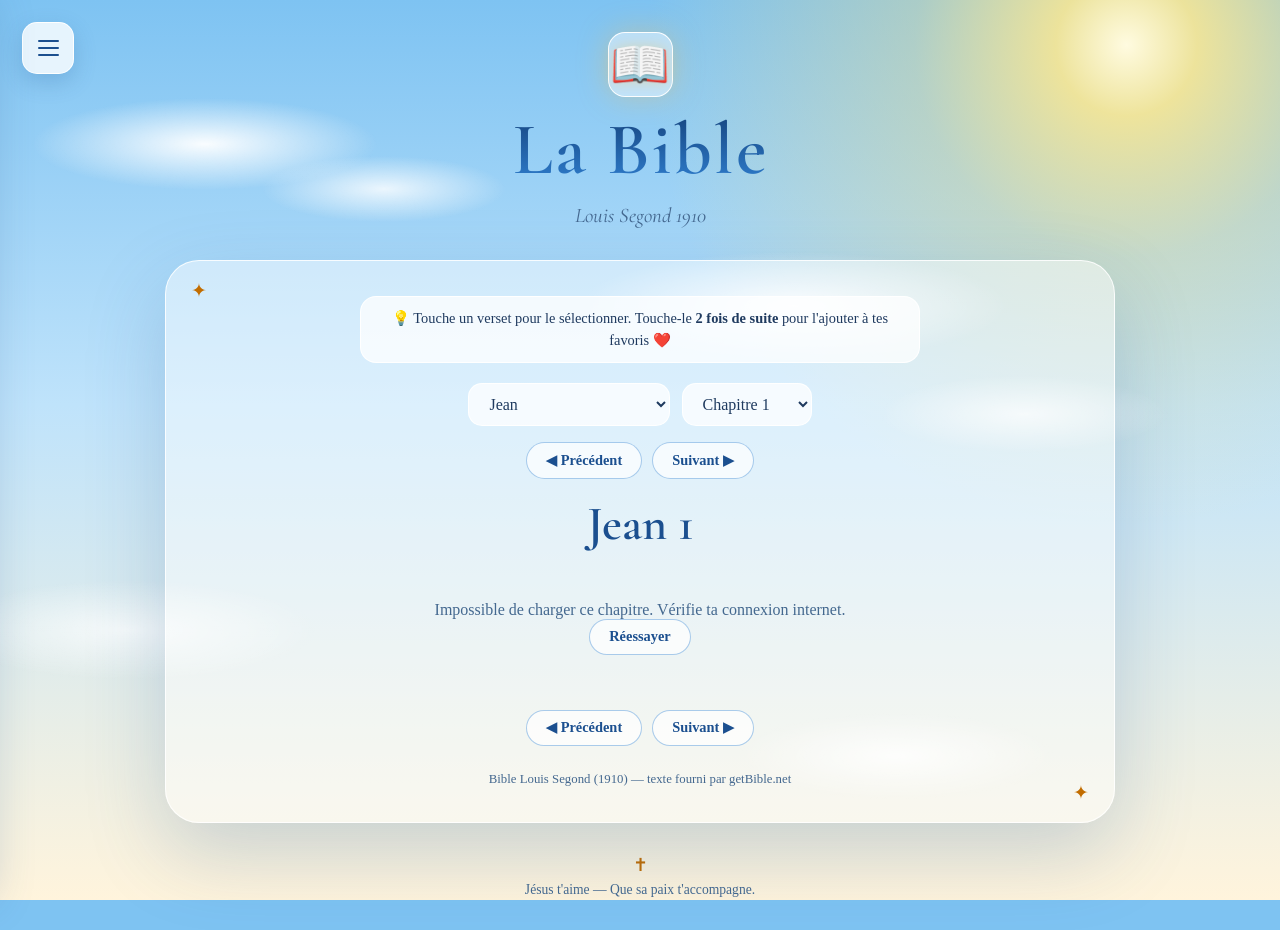
<file: bible.html>
<!DOCTYPE html>
<html lang="fr">
<head>
<meta charset="UTF-8">
<meta name="viewport" content="width=device-width, initial-scale=1.0, maximum-scale=1.0, user-scalable=no">

<link rel="icon" type="image/svg+xml" href="icon.svg">

<title>La Bible</title>

<style>
 html,
body {
  touch-action: manipulation;
}
* {
    box-sizing: border-box;
  }

  body {
    margin: 0;
    min-height: 100vh;
    display: flex;
    flex-direction: column;
    align-items: center;
    justify-content: center;
    font-family: 'Georgia', 'Times New Roman', serif;
    background: linear-gradient(160deg, #fdfaf3 0%, #f3ecd8 50%, #eaddb8 100%);
    color: #3b2f1e;
    padding: 2rem;
    text-align: center;
  }

  .site {
    width: 100%;
    max-width: 950px;
    margin: auto;
  }

  /* =========================
     MENU HAMBURGER
     ========================= */

  .menu-btn {
    position: fixed;
    top: 22px;
    left: 22px;

    width: 52px;
    height: 52px;

    min-width: 0;
    padding: 0;

    display: flex;
    flex-direction: column;
    align-items: center;
    justify-content: center;

    gap: 5px;

    border-radius: 15px;

    background: rgba(255,255,255,0.72);

    border: 1px solid rgba(184,134,11,0.25);

    box-shadow:
      0 8px 22px rgba(122,74,26,0.14),
      inset 0 1px 0 rgba(255,255,255,0.85);

    cursor: pointer;
    z-index: 1000;

    transition:
      transform 0.2s ease,
      box-shadow 0.2s ease;
}

.menu-btn:hover {
    transform: translateY(-2px);

    box-shadow:
      0 11px 28px rgba(122,74,26,0.18);
}

  .menu-btn span {
    width: 21px;
    height: 2px;
    border-radius: 5px;
    background: #7a4a1a;
  }

  .menu-btn:hover {
    transform: none;
    filter: none;
  }

  /* =========================
     FOND DU MENU
     ========================= */

  .menu-overlay {
    position: fixed;
    inset: 0;
    background: rgba(59,47,30,0.25);
    backdrop-filter: blur(2px);
    opacity: 0;
    visibility: hidden;
    transition:
      opacity 0.25s ease,
      visibility 0.25s ease;
    z-index: 1100;
  }

  .menu-overlay.open {
    opacity: 1;
    visibility: visible;
  }

  /* =========================
     MENU
     ========================= */

  .menu {
    position: fixed;
    top: 0;
    left: 0;
    width: min(330px, 85vw);
    height: 100vh;
    padding: 1.5rem;
    background: rgba(253,250,243,0.97);
    border-right: 1px solid #d8c58f;
    box-shadow:
      8px 0 35px rgba(59,47,30,0.15);
    transform: translateX(-105%);
    transition:
      transform 0.3s cubic-bezier(.4,0,.2,1);
    z-index: 1200;
  }

  .menu.open {
    transform: translateX(0);
  }

  .menu-header {
    display: flex;
    align-items: center;
    justify-content: space-between;
    padding-bottom: 1.2rem;
    border-bottom: 1px solid rgba(184,134,11,0.2);
    color: #7a4a1a;
    font-size: 1.4rem;
    font-weight: bold;
  }

  .menu-close {
    min-width: 0;
    width: 40px;
    height: 40px;
    padding: 0;
    display: flex;
    align-items: center;
    justify-content: center;
    border-radius: 50%;
    background: transparent;
    color: #7a4a1a;
    font-size: 1.8rem;
    box-shadow: none;
    border: none;
    cursor: pointer;
  }

  .menu-close:hover {
    background: rgba(184,134,11,0.1);
    box-shadow: none;
    transform: none;
  }

  .menu-content {
    padding-top: 1.5rem;
  }

  .menu-content a {
    display: flex;
    align-items: center;
    gap: 1rem;
    padding: 1rem;
    border-radius: 15px;
    color: #4a3b23;
    text-decoration: none;
    transition:
      background 0.2s ease,
      transform 0.2s ease;
  }

  .menu-content a:hover {
    background: rgba(184,134,11,0.1);
    transform: translateX(4px);
  }

  .menu-icon {
    width: 45px;
    height: 45px;
    display: flex;
    align-items: center;
    justify-content: center;
    flex-shrink: 0;
    border-radius: 12px;
    background: rgba(184,134,11,0.12);
    font-size: 1.4rem;
  }

  .menu-content strong {
    display: block;
    color: #7a4a1a;
    font-size: 1rem;
  }

  .menu-content small {
    display: block;
    margin-top: 3px;
    color: #8a7150;
    font-size: 0.78rem;
  }

  /* =========================
     EN-TÊTE
     ========================= */

  header {
    margin-bottom: 2rem;
  }

  .croix {
    width: 65px;
    height: 65px;

    margin: 0 auto 1rem;

    display: flex;
    align-items: center;
    justify-content: center;

    border-radius: 17px;

    background:
      linear-gradient(
        145deg,
        rgba(255,255,255,0.82),
        rgba(244,232,202,0.72)
      );

    border:
      1px solid rgba(184,134,11,0.25);

    color:
      #b8860b;

    font-size:
      3rem;

    box-shadow:
      0 10px 26px rgba(122,74,26,0.14),
      inset 0 1px 0 rgba(255,255,255,0.9);

    text-shadow:
      0 2px 8px rgba(184,134,11,0.3);
}

  h1 {
    margin: 0;
    font-size: clamp(2.7rem, 7vw, 4.3rem);
    line-height: 1;
    color: #7a4a1a;
    letter-spacing: 1px;
    text-shadow: 1px 2px 3px rgba(0,0,0,0.08);
  }

  .sous-titre {
    margin: 1rem auto 0;
    font-size: 1.05rem;
    font-style: italic;
    color: #8a7150;
  }

  /* =========================
     NAVIGATION
     ========================= */

  .navigation {
    display: flex;
    justify-content: center;
    gap: 2rem;
    margin-bottom: 2rem;
    font-size: 0.85rem;
    color: #7a4a1a;
  }

  .navigation span::before {
    content: "✦";
    margin-right: 6px;
    color: #b8860b;
  }

  /* =========================
     BLOC PRINCIPAL
     ========================= */

  .hero {
    position: relative;
    padding: 2.8rem 2rem;
    border-radius: 28px;
    background: rgba(255,255,255,0.48);
    border: 1px solid rgba(216,197,143,0.85);
    box-shadow:
      0 18px 50px rgba(122,74,26,0.14),
      inset 0 1px 0 rgba(255,255,255,0.7);
    backdrop-filter: blur(7px);
    overflow: hidden;
  }

  .hero::before {
    content: "✦";
    position: absolute;
    top: 18px;
    left: 25px;
    color: rgba(184,134,11,0.35);
    font-size: 1.2rem;
  }

  .hero::after {
    content: "✦";
    position: absolute;
    bottom: 18px;
    right: 25px;
    color: rgba(184,134,11,0.35);
    font-size: 1.2rem;
  }

  .sur-titre {
    margin: 0 0 0.6rem;
    text-transform: uppercase;
    letter-spacing: 3px;
    font-size: 0.72rem;
    font-weight: bold;
    color: #b8860b;
  }

  .hero h2 {
    margin: 0 0 0.8rem;
    font-size: clamp(1.8rem, 5vw, 2.5rem);
    color: #7a4a1a;
  }

  .hero-intro {
    max-width: 600px;
    margin: 0 auto 2rem;
    color: #806b4d;
    line-height: 1.7;
  }

  /* =========================
     CARTE VERSET
     ========================= */

  .carte-verset {
    position: relative;
    max-width: 720px;
    min-height: 190px;
    margin: 0 auto 2rem;
    padding: 2.4rem 2rem;
    display: flex;
    flex-direction: column;
    justify-content: center;
    align-items: center;
    border-radius: 22px;
    background: rgba(255,255,255,0.68);
    border: 1px solid #d8c58f;
    box-shadow:
      0 10px 30px rgba(122,74,26,0.12),
      inset 0 1px 0 rgba(255,255,255,0.8);
  }

  .guillemet {
    font-size: 3.5rem;
    line-height: 0.5;
    color: rgba(184,134,11,0.45);
    margin-bottom: 1rem;
  }

  #verset-texte {
    margin: 0 auto 1.2rem;
    max-width: 600px;
    font-size: clamp(1.2rem, 3.5vw, 1.6rem);
    line-height: 1.7;
    color: #4a3b23;
  }

  #verset-ref {
    margin: 0 0 1rem 0;
    font-size: 1rem;
    font-weight: bold;
    color: #b8860b;
  }

  /* Bouton copier spécifique */
  .bouton-copier {
    min-width: auto;
    padding: 0.5rem 1.2rem;
    font-size: 0.85rem;
    border-radius: 20px;
    background: rgba(184, 134, 11, 0.15);
    color: #7a4a1a;
    border: 1px solid rgba(184, 134, 11, 0.4);
    box-shadow: none;
    margin-top: 0.5rem;
  }

  .bouton-copier:hover {
    background: rgba(184, 134, 11, 0.25);
    transform: translateY(-2px);
    box-shadow: none;
  }


/* Animation du verset */

#verset-texte,
#verset-ref {
  opacity: 1;
  transform: translateY(0);
  transition:
    opacity 0.45s ease,
    transform 0.45s ease;
}

#verset-texte.changement,
#verset-ref.changement {
  opacity: 0;
  transform: translateY(10px);
}

  /* =========================
     BOUTONS
     ========================= */

  .boutons {
    display: flex;
    justify-content: center;
    flex-wrap: wrap;
    gap: 1rem;
  }

  button {
    min-width: 220px;
    padding: 1rem 1.7rem;
    border: none;
    border-radius: 50px;
    font-family: inherit;
    font-size: 1rem;
    font-weight: bold;
    color: white;
    cursor: pointer;
    background: linear-gradient(
      135deg,
      #d4a63a,
      #b8860b
    );
    box-shadow:
      0 7px 18px rgba(184,134,11,0.3),
      inset 0 1px 0 rgba(255,255,255,0.25);
    transition:
      transform 0.2s ease,
      box-shadow 0.2s ease,
      filter 0.2s ease;
  }

  button:hover {
    transform: translateY(-3px);
    filter: brightness(1.05);
    box-shadow:
      0 11px 25px rgba(184,134,11,0.38);
  }

  button:active {
    transform: translateY(-1px);
  }

  #verset-jour {
    background: linear-gradient(
      135deg,
      #a3703c,
      #7a4a1a
    );
  }

  /* =========================
     SÉPARATEUR
     ========================= */

  .separateur {
    display: flex;
    align-items: center;
    gap: 1rem;
    max-width: 650px;
    margin: 3rem auto;
    color: #b8860b;
  }

  .separateur::before,
  .separateur::after {
    content: "";
    flex: 1;
    height: 1px;
    background: rgba(184,134,11,0.3);
  }

  /* =========================
     BLOCS
     ========================= */

  .blocs {
    display: grid;
    grid-template-columns: repeat(2, 1fr);
    gap: 1.3rem;
    margin-bottom: 2.5rem;
  }

  .bloc {
    padding: 1.8rem;
    border-radius: 20px;
    background: rgba(255,255,255,0.43);
    border: 1px solid rgba(216,197,143,0.7);
    box-shadow:
      0 8px 25px rgba(122,74,26,0.08);
    transition: transform 0.2s ease;
  }

  .bloc:hover {
    transform: translateY(-3px);
  }

  .bloc-icon {
    font-size: 1.8rem;
    margin-bottom: 0.6rem;
  }

  .bloc h3 {
    margin: 0 0 0.7rem;
    color: #7a4a1a;
    font-size: 1.2rem;
  }

  .bloc p {
    margin: 0;
    color: #806b4d;
    line-height: 1.65;
    font-size: 0.95rem;
  }

  /* =========================
     CITATION
     ========================= */

  .citation {
    max-width: 700px;
    margin: 0 auto 2.5rem;
    padding: 1.5rem 2rem;
    border-left: 3px solid #b8860b;
    border-right: 3px solid #b8860b;
    color: #7a4a1a;
    font-style: italic;
    line-height: 1.7;
  }

  /* =========================
     FOOTER
     ========================= */

  footer {
    margin-top: 1rem;
    color: #8a7150;
    font-size: 0.85rem;
  }

  footer .mini-croix {
    color: #b8860b;
    font-size: 1.1rem;
    margin-bottom: 0.4rem;
  }

  /* =========================
     MOBILE
     ========================= */

  @media (max-width: 650px) {

    body {
      padding: 1.2rem;
    }

    
.menu-btn {
  top: 15px;
  left: 15px;
  width: 48px;
  height: 48px;
  border-radius: 14px;
}
    }

    .navigation {
      gap: 1rem;
    }

    .hero {
      padding: 2.2rem 1rem;
    }

    .carte-verset {
      padding: 2rem 1.2rem;
    }

    .blocs {
      grid-template-columns: 1fr;
    }

    button {
      width: 100%;
      max-width: 350px;
    }
  }


  /* =========================
     LISTE DES FAVORIS
     ========================= */

  .liste-favoris {
    display: flex;
    flex-direction: column;
    gap: 1.2rem;
    max-width: 720px;
    margin: 0 auto;
  }

  .liste-favoris .carte-verset {
    margin: 0;
    min-height: 0;
    padding: 1.8rem 1.4rem 1.4rem;
  }

  .liste-favoris .carte-verset p {
    margin: 0 0 0.8rem;
    max-width: 600px;
    font-size: clamp(1.1rem, 3.2vw, 1.4rem);
    line-height: 1.65;
    color: #4a3b23;
  }

  .liste-favoris .carte-verset p.ref {
    font-size: 1rem;
    font-weight: bold;
    color: #b8860b;
  }

  .actions-favori {
    display: flex;
    justify-content: center;
    flex-wrap: wrap;
    gap: 0.6rem;
  }

  .actions-favori button {
    min-width: 0;
    width: auto;
    max-width: none;
    padding: 0.5rem 1.1rem;
    font-size: 0.85rem;
    border-radius: 20px;
    background: rgba(184, 134, 11, 0.15);
    color: #7a4a1a;
    border: 1px solid rgba(184, 134, 11, 0.4);
    box-shadow: none;
  }

  .actions-favori button:hover {
    background: rgba(184, 134, 11, 0.25);
    box-shadow: none;
  }

  .actions-favori .retirer {
    background: rgba(200, 60, 60, 0.1);
    border-color: rgba(200, 60, 60, 0.4);
    color: #a02a2a;
  }

  .vide {
    max-width: 520px;
    margin: 0 auto;
    color: #806b4d;
    line-height: 1.7;
  }

  .lien-accueil {
    display: inline-block;
    margin-top: 1.2rem;
    padding: 0.8rem 1.6rem;
    border-radius: 50px;
    background: linear-gradient(135deg, #d4a63a, #b8860b);
    color: white;
    font-weight: bold;
    text-decoration: none;
    box-shadow: 0 7px 18px rgba(184,134,11,0.3);
  }

  /* =========================
     LA BIBLE
     ========================= */

  .selecteurs { display: flex; gap: 0.7rem; justify-content: center; flex-wrap: wrap; margin-bottom: 1rem; }

  .selecteurs select {
    font-family: Georgia, serif; font-size: 1rem; padding: 0.7rem 1rem; border-radius: 14px;
    background: var(--carte, rgba(255,255,255,0.8)); color: var(--texte, #3b2f1e);
    border: 1px solid var(--carte-bord, #d8c58f); max-width: 100%;
  }

  #livre { min-width: 190px; }

  .nav-chap { display: flex; gap: 0.6rem; justify-content: center; margin: 0.4rem 0 1rem; }

  .btn-bible {
    min-width: 0; width: auto; max-width: none; padding: 0.55rem 1.2rem; font-size: 0.9rem; border-radius: 20px;
    background: var(--petit, rgba(184,134,11,0.15)); color: var(--petit-texte, #7a4a1a);
    border: 1px solid var(--petit-bord, rgba(184,134,11,0.4)); box-shadow: none;
  }
  .btn-bible:hover { background: var(--petit-hover, rgba(184,134,11,0.25)); box-shadow: none; }
  .btn-bible:disabled { opacity: 0.35; cursor: default; }
  .btn-bible.actif { background: rgba(255,120,120,0.18); border-color: rgba(255,120,120,0.55); color: var(--fav, #a02a2a); }

  .lecture { max-width: 680px; margin: 0 auto; text-align: left; }
  .lecture .verset { margin: 0; padding: 0.35rem 0.6rem; border-radius: 10px; font-size: 1.15rem; line-height: 1.8; max-width: none; cursor: pointer; }
  .lecture .verset { touch-action: manipulation; user-select: none; -webkit-user-select: none; }
  .lecture .verset:hover { background: var(--menu-hover, rgba(184,134,11,0.08)); }
  .lecture .verset.choisi { background: var(--lueur, rgba(184,134,11,0.22)); }
  .lecture .num { font-size: 0.7rem; font-weight: bold; color: var(--accent, #b8860b); margin-right: 0.35rem; vertical-align: super; }
  .lecture .message { text-align: center; color: var(--doux, #806b4d); padding: 2rem 0; }

  .barre-verset {
    position: sticky; bottom: 14px; z-index: 5; display: flex; gap: 0.5rem; align-items: center; justify-content: center; flex-wrap: wrap;
    margin: 1.2rem auto 0; padding: 0.7rem 1rem; max-width: 520px; border-radius: 22px;
    background: var(--menu-fond, rgba(255,250,235,0.97)); border: 1px solid var(--carte-bord, #d8c58f);
    box-shadow: 0 10px 30px var(--ombre, rgba(122,74,26,0.25));
  }
  .barre-verset[hidden] { display: none; }
  .barre-verset .ref-choisie { font-weight: bold; color: var(--accent, #b8860b); margin-right: 0.3rem; }

  .astuce {
    max-width: 560px; margin: 0 auto 1.2rem; padding: 0.7rem 1rem; border-radius: 16px; font-size: 0.9rem; line-height: 1.5;
    background: var(--carte, rgba(255,255,255,0.6)); border: 1px solid var(--carte-bord, #d8c58f); color: var(--texte, #3b2f1e);
  }

  #toast {
    position: fixed; left: 50%; bottom: 96px; z-index: 60; transform: translateX(-50%) translateY(10px);
    padding: 0.7rem 1.2rem; border-radius: 20px; font-size: 0.9rem; opacity: 0; pointer-events: none; transition: opacity 0.25s, transform 0.25s;
    background: var(--menu-fond, #fffaeb); color: var(--menu-texte, #3b2f1e);
    border: 1px solid var(--carte-bord, #d8c58f); box-shadow: 0 10px 30px var(--ombre, rgba(122,74,26,0.25));
  }
  #toast.visible { opacity: 1; transform: translateX(-50%); }

  .credit { margin: 1.6rem 0 0; font-size: 0.8rem; color: var(--doux, #806b4d); text-align: center; }
</style>
<link rel="stylesheet" href="themes.css">
<script src="theme.js"></script>
</head>

<body>

<button
  class="menu-btn"
  id="menu-btn"
  aria-label="Ouvrir le menu"
  aria-expanded="false"
>
  <span></span>
  <span></span>
  <span></span>
</button>

<div class="menu-overlay" id="menu-overlay"></div>

<nav class="menu" id="menu">

  <div class="menu-header">

    <span>Menu</span>

    <button
      class="menu-close"
      id="menu-close"
      aria-label="Fermer le menu"
    >
      ×
    </button>

  </div>

  <div class="menu-content">

    <!-- ACCUEIL -->

    <a href="index.html">

      <span class="menu-icon">
        🏠
      </span>

      <span>
        <strong>Accueil</strong>

        <small>
          Retourner à l'accueil.
        </small>
      </span>

    </a>


    <!-- HISTOIRES BIBLIQUES -->


    <a href="un-jour-une-histoire.html">

      <span class="menu-icon">
        📖
      </span>

      <span>
        <strong>un jour, une histoire </strong>

        <small>
          Une histoire, Un encouragement.
        </small>
      </span>
             
             </a>
            
<a href="bible.html">
        <span class="menu-icon">📖</span>
        <span>
          <strong>La Bible</strong>
          <small>Lis la Bible Louis Segond, livre par livre.</small>
        </span>
      </a>

      <a href="image.html">
        <span class="menu-icon">🖼️</span>
        <span>
          <strong>Créer une image</strong>
          <small>Mets un verset sur une belle photo.</small>
        </span>
      </a>

      <a href="favoris.html">
        <span class="menu-icon">❤️</span>
        <span>
          <strong>Mes favoris</strong>
          <small>Retrouve les versets que tu as gardés.</small>
        </span>
      </a>

      <a href="theme.html">
        <span class="menu-icon">🎨</span>
        <span>
          <strong>Thème</strong>
          <small>Change l'apparence du site : nuit, jour…</small>
        </span>
      </a>

      <a href="https://www.jesus-stickers.com/stickers-jesus-baches-evangelisation.F/s41531c/DESTOCKAGE-JUSQU-A-60-" target="_blank" rel="noopener noreferrer">

  <span class="menu-icon">
    🖨️
  </span>

  <span>

    <strong>
      Stickers 🔖
    </strong>

    <small>
      Découvre leurs stickers à prix coûtant.
    </small>

  </span>

</a>
    </a>

  </div>

</nav>

<div class="site">

  <header>
    <div class="croix">📖</div>
    <h1>La Bible</h1>
    <p class="sous-titre">Louis Segond 1910</p>
  </header>

  <main class="hero">
    <p class="astuce">💡 Touche un verset pour le sélectionner. Touche-le <strong>2 fois de suite</strong> pour l'ajouter à tes favoris ❤️</p>

    <div class="selecteurs">
      <select id="livre" aria-label="Livre"></select>
      <select id="chapitre" aria-label="Chapitre"></select>
    </div>

    <div class="nav-chap">
      <button class="btn-bible btn-prec">◀ Précédent</button>
      <button class="btn-bible btn-suiv">Suivant ▶</button>
    </div>

    <h2 id="titre-chapitre"></h2>

    <div class="lecture" id="lecture" aria-live="polite"></div>

    <div class="nav-chap" style="margin-top:1.4rem;">
      <button class="btn-bible btn-prec">◀ Précédent</button>
      <button class="btn-bible btn-suiv">Suivant ▶</button>
    </div>

    <div class="barre-verset" id="barre-verset" hidden>
      <span class="ref-choisie" id="ref-choisie"></span>
      <button class="btn-bible" id="btn-fav">🤍 Favori</button>
      <button class="btn-bible" id="btn-copier">📋 Copier</button>
      <button class="btn-bible" id="btn-fermer-barre" aria-label="Fermer">✕</button>
    </div>

    <div id="toast" role="status" aria-live="polite"></div>

    <p class="credit">Bible Louis Segond (1910) — texte fourni par getBible.net</p>
  </main>

  <footer style="margin-top:2rem;">
    <div class="mini-croix">✝</div>
    Jésus t'aime — Que sa paix t'accompagne.
  </footer>

</div>

<script>

/* ----- Menu ----- */

const menuBtn = document.getElementById("menu-btn");
const menu = document.getElementById("menu");
const menuClose = document.getElementById("menu-close");
const menuOverlay = document.getElementById("menu-overlay");

function ouvrirMenu() {
  menu.classList.add("open");
  menuOverlay.classList.add("open");
  menuBtn.setAttribute("aria-expanded", "true");
}

function fermerMenu() {
  menu.classList.remove("open");
  menuOverlay.classList.remove("open");
  menuBtn.setAttribute("aria-expanded", "false");
}

menuBtn.addEventListener("click", ouvrirMenu);
menuClose.addEventListener("click", fermerMenu);
menuOverlay.addEventListener("click", fermerMenu);

document.querySelectorAll(".menu-content a").forEach(lien => {
  lien.addEventListener("click", fermerMenu);
});

document.addEventListener("keydown", e => {
  if (e.key === "Escape") fermerMenu();
});


/* ----- La Bible (Louis Segond 1910) ----- */

/* Le texte est chargé chapitre par chapitre depuis cette adresse.
   Livre = numéro du livre (1 à 66), puis numéro du chapitre. */
const API = "https://api.getbible.net/v2/ls1910";

const LIVRES = [
  ["Genèse",50],["Exode",40],["Lévitique",27],["Nombres",36],["Deutéronome",34],["Josué",24],["Juges",21],["Ruth",4],
  ["1 Samuel",31],["2 Samuel",24],["1 Rois",22],["2 Rois",25],["1 Chroniques",29],["2 Chroniques",36],["Esdras",10],
  ["Néhémie",13],["Esther",10],["Job",42],["Psaumes",150],["Proverbes",31],["Ecclésiaste",12],["Cantique des cantiques",8],
  ["Ésaïe",66],["Jérémie",52],["Lamentations",5],["Ézéchiel",48],["Daniel",12],["Osée",14],["Joël",3],["Amos",9],
  ["Abdias",1],["Jonas",4],["Michée",7],["Nahum",3],["Habacuc",3],["Sophonie",3],["Aggée",2],["Zacharie",14],["Malachie",4],
  ["Matthieu",28],["Marc",16],["Luc",24],["Jean",21],["Actes",28],["Romains",16],["1 Corinthiens",16],["2 Corinthiens",13],
  ["Galates",6],["Éphésiens",6],["Philippiens",4],["Colossiens",4],["1 Thessaloniciens",5],["2 Thessaloniciens",3],
  ["1 Timothée",6],["2 Timothée",4],["Tite",3],["Philémon",1],["Hébreux",13],["Jacques",5],["1 Pierre",5],["2 Pierre",3],
  ["1 Jean",5],["2 Jean",1],["3 Jean",1],["Jude",1],["Apocalypse",22]
];

const selLivre = document.getElementById("livre");
const selChap = document.getElementById("chapitre");
const titre = document.getElementById("titre-chapitre");
const lecture = document.getElementById("lecture");
const barre = document.getElementById("barre-verset");
const refChoisie = document.getElementById("ref-choisie");
const btnFav = document.getElementById("btn-fav");
const btnCopier = document.getElementById("btn-copier");
const btnsPrec = document.querySelectorAll(".btn-prec");
const btnsSuiv = document.querySelectorAll(".btn-suiv");

const CLE_FAV = "versetsFavoris";
const CLE_LECTURE = "bibleLecture";

let livre = 42;   /* index dans LIVRES : 42 = Jean */
let chap = 1;
let verseChoisi = null;
let jeton = 0;
const dejaCharges = new Map();   /* mémoire de la visite en cours seulement */

/* ----- Favoris (mêmes que ceux de l'accueil) ----- */

function lireFavoris() {
  try {
    const l = JSON.parse(localStorage.getItem(CLE_FAV));
    return Array.isArray(l) ? l : [];
  } catch (e) { return []; }
}

function ecrireFavoris(l) {
  try { localStorage.setItem(CLE_FAV, JSON.stringify(l)); } catch (e) {}
}

/* ----- Listes déroulantes ----- */

LIVRES.forEach((l, i) => {
  const o = document.createElement("option");
  o.value = i;
  o.textContent = l[0];
  selLivre.appendChild(o);
});

function remplirChapitres() {
  selChap.innerHTML = "";
  for (let c = 1; c <= LIVRES[livre][1]; c++) {
    const o = document.createElement("option");
    o.value = c;
    o.textContent = "Chapitre " + c;
    selChap.appendChild(o);
  }
}

/* ----- Chargement d'un chapitre ----- */

function message(texte, avecBouton) {
  lecture.innerHTML = "";
  const p = document.createElement("p");
  p.className = "message";
  p.textContent = texte;
  lecture.appendChild(p);
  if (avecBouton) {
    const b = document.createElement("button");
    b.className = "btn-bible";
    b.textContent = "Réessayer";
    b.addEventListener("click", charger);
    p.appendChild(document.createElement("br"));
    p.appendChild(b);
  }
}

function listeVersets(data) {
  let v = data && data.verses;
  if (v && !Array.isArray(v)) v = Object.values(v);
  return Array.isArray(v) ? v : [];
}

function afficher(versets) {
  lecture.innerHTML = "";
  versets.forEach(v => {
    const p = document.createElement("p");
    p.className = "verset";
    p.dataset.v = v.verse;
    const n = document.createElement("span");
    n.className = "num";
    n.textContent = v.verse;
    p.append(n, document.createTextNode(String(v.text).trim()));
    p.addEventListener("click", () => clic(p, v));
    lecture.appendChild(p);
  });
}

async function charger() {
  const mon = ++jeton;
  fermerBarre();
  titre.textContent = LIVRES[livre][0] + " " + chap;
  selLivre.value = livre;
  selChap.value = chap;
  btnsPrec.forEach(b => b.disabled = livre === 0 && chap === 1);
  btnsSuiv.forEach(b => b.disabled = livre === LIVRES.length - 1 && chap === LIVRES[livre][1]);

  try { localStorage.setItem(CLE_LECTURE, JSON.stringify({ livre, chap })); } catch (e) {}

  const cle = (livre + 1) + "/" + chap;
  if (dejaCharges.has(cle)) { afficher(dejaCharges.get(cle)); return; }

  message("Chargement…");
  try {
    const rep = await fetch(API + "/" + cle + ".json");
    if (!rep.ok) throw new Error("HTTP " + rep.status);
    const versets = listeVersets(await rep.json());
    if (!versets.length) throw new Error("vide");
    if (mon !== jeton) return;
    dejaCharges.set(cle, versets);
    afficher(versets);
  } catch (e) {
    if (mon !== jeton) return;
    message("Impossible de charger ce chapitre. Vérifie ta connexion internet.", true);
  }
}

function aller(nouveauLivre, nouveauChap) {
  livre = nouveauLivre;
  chap = nouveauChap;
  charger();
  window.scrollTo({ top: 0, behavior: "smooth" });
}

selLivre.addEventListener("change", () => { livre = Number(selLivre.value); remplirChapitres(); aller(livre, 1); });
selChap.addEventListener("change", () => aller(livre, Number(selChap.value)));

btnsPrec.forEach(b => b.addEventListener("click", () => {
  if (chap > 1) aller(livre, chap - 1);
  else if (livre > 0) { const nl = livre - 1; remplirChapitres_pour(nl); aller(nl, LIVRES[nl][1]); }
}));

btnsSuiv.forEach(b => b.addEventListener("click", () => {
  if (chap < LIVRES[livre][1]) aller(livre, chap + 1);
  else if (livre < LIVRES.length - 1) { const nl = livre + 1; remplirChapitres_pour(nl); aller(nl, 1); }
}));

function remplirChapitres_pour(nouveau) { livre = nouveau; remplirChapitres(); }

/* ----- Verset choisi : favori / copier ----- */

function versetCourant() {
  return {
    texte: String(verseChoisi.v.text).trim(),
    ref: LIVRES[livre][0] + " " + chap + " : " + verseChoisi.v.verse
  };
}

function majBoutonFav() {
  const c = versetCourant();
  const est = lireFavoris().some(f => f.texte === c.texte && f.ref === c.ref);
  btnFav.classList.toggle("actif", est);
  btnFav.textContent = est ? "❤️ Dans mes favoris" : "🤍 Favori";
}

function selectionner(p, v) {
  lecture.querySelectorAll(".verset.choisi").forEach(x => x.classList.remove("choisi"));
  verseChoisi = { p, v };
  p.classList.add("choisi");
  refChoisie.textContent = LIVRES[livre][0] + " " + chap + " : " + v.verse;
  majBoutonFav();
  barre.hidden = false;
}

function choisir(p, v) {
  if (verseChoisi && verseChoisi.p === p) fermerBarre();
  else selectionner(p, v);
}

/* un toucher = sélectionner ; deux touchers rapprochés = ajouter aux favoris */
let dernierClic = { p: null, t: 0 };
let minuteurToast = null;

function toast(texte) {
  const el = document.getElementById("toast");
  el.textContent = texte;
  el.classList.add("visible");
  clearTimeout(minuteurToast);
  minuteurToast = setTimeout(() => el.classList.remove("visible"), 2000);
}

function clic(p, v) {
  const t = Date.now();
  if (dernierClic.p === p && t - dernierClic.t < 450) {
    dernierClic = { p: null, t: 0 };
    doubleClic(p, v);
    return;
  }
  dernierClic = { p, t };
  choisir(p, v);
}

function doubleClic(p, v) {
  if (!verseChoisi || verseChoisi.p !== p) selectionner(p, v);
  const c = versetCourant();
  const l = lireFavoris();
  if (l.some(f => f.texte === c.texte && f.ref === c.ref)) {
    toast("Déjà dans tes favoris ❤️");
  } else {
    l.unshift(c);
    ecrireFavoris(l);
    majBoutonFav();
    toast("❤️ Ajouté aux favoris");
  }
}

function fermerBarre() {
  if (verseChoisi) verseChoisi.p.classList.remove("choisi");
  verseChoisi = null;
  barre.hidden = true;
}

btnFav.addEventListener("click", () => {
  if (!verseChoisi) return;
  const c = versetCourant();
  let l = lireFavoris();
  if (l.some(f => f.texte === c.texte && f.ref === c.ref)) l = l.filter(f => !(f.texte === c.texte && f.ref === c.ref));
  else l.unshift(c);
  ecrireFavoris(l);
  majBoutonFav();
});

btnCopier.addEventListener("click", () => {
  if (!verseChoisi) return;
  const c = versetCourant();
  navigator.clipboard.writeText('"' + c.texte + '" — ' + c.ref)
    .then(() => { btnCopier.textContent = "✓ Copié !"; setTimeout(() => { btnCopier.textContent = "📋 Copier"; }, 2000); })
    .catch(() => { btnCopier.textContent = "❌ Impossible"; setTimeout(() => { btnCopier.textContent = "📋 Copier"; }, 2000); });
});

document.getElementById("btn-fermer-barre").addEventListener("click", fermerBarre);

/* ----- Démarrage : on reprend là où on s'était arrêté ----- */

try {
  const sauve = JSON.parse(localStorage.getItem(CLE_LECTURE));
  if (sauve && LIVRES[sauve.livre] && sauve.chap >= 1 && sauve.chap <= LIVRES[sauve.livre][1]) {
    livre = sauve.livre;
    chap = sauve.chap;
  }
} catch (e) {}

remplirChapitres();
charger();

</script>

</body>
</html>
</file>
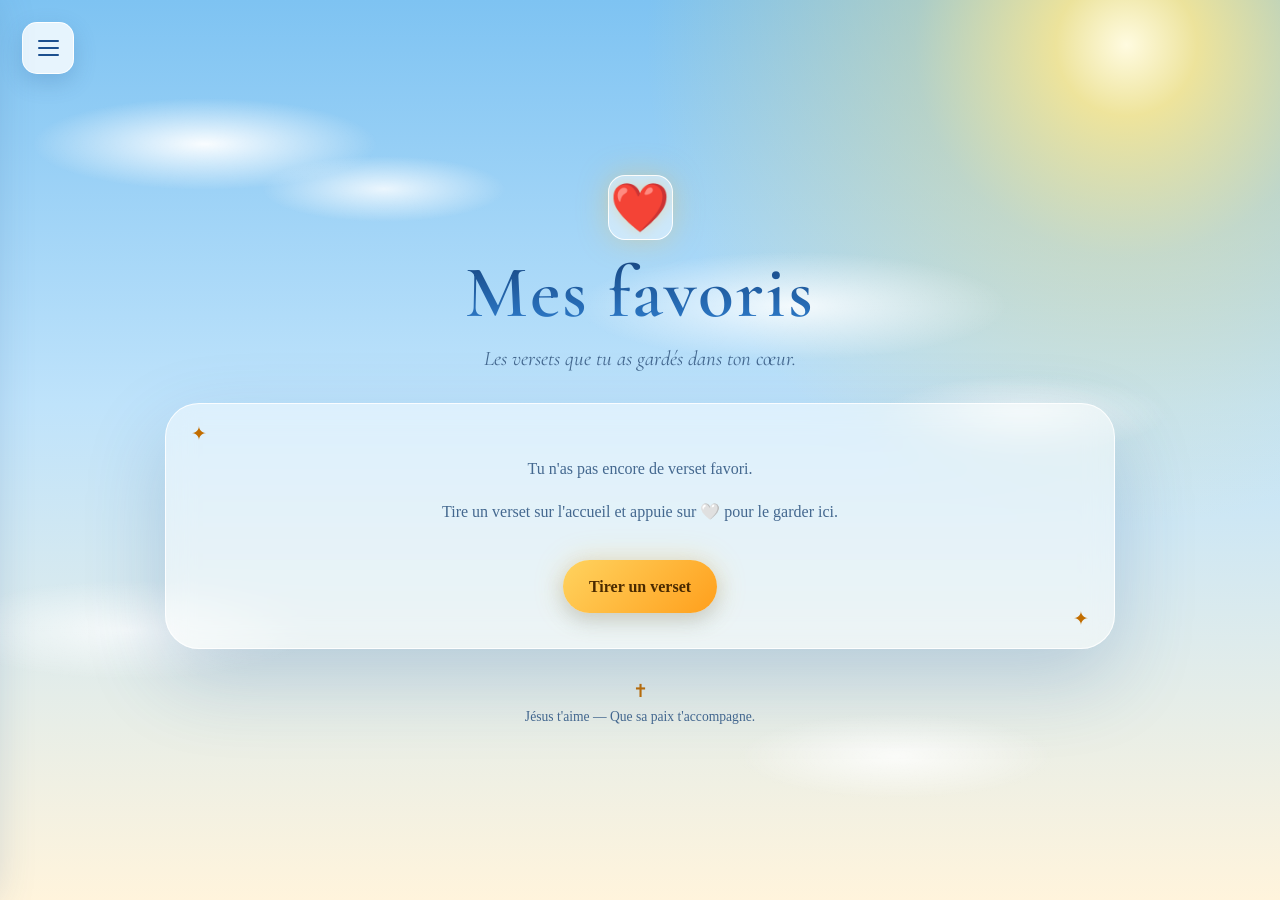
<file: favoris.html>
<!DOCTYPE html>
<html lang="fr">
<head>
<meta charset="UTF-8">
<meta name="viewport" content="width=device-width, initial-scale=1.0, maximum-scale=1.0, user-scalable=no">

<link rel="icon" type="image/svg+xml" href="icon.svg">

<title>Mes favoris</title>

<style>
 html,
body {
  touch-action: manipulation;
}
* {
    box-sizing: border-box;
  }

  body {
    margin: 0;
    min-height: 100vh;
    display: flex;
    flex-direction: column;
    align-items: center;
    justify-content: center;
    font-family: 'Georgia', 'Times New Roman', serif;
    background: linear-gradient(160deg, #fdfaf3 0%, #f3ecd8 50%, #eaddb8 100%);
    color: #3b2f1e;
    padding: 2rem;
    text-align: center;
  }

  .site {
    width: 100%;
    max-width: 950px;
    margin: auto;
  }

  /* =========================
     MENU HAMBURGER
     ========================= */

  .menu-btn {
    position: fixed;
    top: 22px;
    left: 22px;

    width: 52px;
    height: 52px;

    min-width: 0;
    padding: 0;

    display: flex;
    flex-direction: column;
    align-items: center;
    justify-content: center;

    gap: 5px;

    border-radius: 15px;

    background: rgba(255,255,255,0.72);

    border: 1px solid rgba(184,134,11,0.25);

    box-shadow:
      0 8px 22px rgba(122,74,26,0.14),
      inset 0 1px 0 rgba(255,255,255,0.85);

    cursor: pointer;
    z-index: 1000;

    transition:
      transform 0.2s ease,
      box-shadow 0.2s ease;
}

.menu-btn:hover {
    transform: translateY(-2px);

    box-shadow:
      0 11px 28px rgba(122,74,26,0.18);
}

  .menu-btn span {
    width: 21px;
    height: 2px;
    border-radius: 5px;
    background: #7a4a1a;
  }

  .menu-btn:hover {
    transform: none;
    filter: none;
  }

  /* =========================
     FOND DU MENU
     ========================= */

  .menu-overlay {
    position: fixed;
    inset: 0;
    background: rgba(59,47,30,0.25);
    backdrop-filter: blur(2px);
    opacity: 0;
    visibility: hidden;
    transition:
      opacity 0.25s ease,
      visibility 0.25s ease;
    z-index: 1100;
  }

  .menu-overlay.open {
    opacity: 1;
    visibility: visible;
  }

  /* =========================
     MENU
     ========================= */

  .menu {
    position: fixed;
    top: 0;
    left: 0;
    width: min(330px, 85vw);
    height: 100vh;
    padding: 1.5rem;
    background: rgba(253,250,243,0.97);
    border-right: 1px solid #d8c58f;
    box-shadow:
      8px 0 35px rgba(59,47,30,0.15);
    transform: translateX(-105%);
    transition:
      transform 0.3s cubic-bezier(.4,0,.2,1);
    z-index: 1200;
  }

  .menu.open {
    transform: translateX(0);
  }

  .menu-header {
    display: flex;
    align-items: center;
    justify-content: space-between;
    padding-bottom: 1.2rem;
    border-bottom: 1px solid rgba(184,134,11,0.2);
    color: #7a4a1a;
    font-size: 1.4rem;
    font-weight: bold;
  }

  .menu-close {
    min-width: 0;
    width: 40px;
    height: 40px;
    padding: 0;
    display: flex;
    align-items: center;
    justify-content: center;
    border-radius: 50%;
    background: transparent;
    color: #7a4a1a;
    font-size: 1.8rem;
    box-shadow: none;
    border: none;
    cursor: pointer;
  }

  .menu-close:hover {
    background: rgba(184,134,11,0.1);
    box-shadow: none;
    transform: none;
  }

  .menu-content {
    padding-top: 1.5rem;
  }

  .menu-content a {
    display: flex;
    align-items: center;
    gap: 1rem;
    padding: 1rem;
    border-radius: 15px;
    color: #4a3b23;
    text-decoration: none;
    transition:
      background 0.2s ease,
      transform 0.2s ease;
  }

  .menu-content a:hover {
    background: rgba(184,134,11,0.1);
    transform: translateX(4px);
  }

  .menu-icon {
    width: 45px;
    height: 45px;
    display: flex;
    align-items: center;
    justify-content: center;
    flex-shrink: 0;
    border-radius: 12px;
    background: rgba(184,134,11,0.12);
    font-size: 1.4rem;
  }

  .menu-content strong {
    display: block;
    color: #7a4a1a;
    font-size: 1rem;
  }

  .menu-content small {
    display: block;
    margin-top: 3px;
    color: #8a7150;
    font-size: 0.78rem;
  }

  /* =========================
     EN-TÊTE
     ========================= */

  header {
    margin-bottom: 2rem;
  }

  .croix {
    width: 65px;
    height: 65px;

    margin: 0 auto 1rem;

    display: flex;
    align-items: center;
    justify-content: center;

    border-radius: 17px;

    background:
      linear-gradient(
        145deg,
        rgba(255,255,255,0.82),
        rgba(244,232,202,0.72)
      );

    border:
      1px solid rgba(184,134,11,0.25);

    color:
      #b8860b;

    font-size:
      3rem;

    box-shadow:
      0 10px 26px rgba(122,74,26,0.14),
      inset 0 1px 0 rgba(255,255,255,0.9);

    text-shadow:
      0 2px 8px rgba(184,134,11,0.3);
}

  h1 {
    margin: 0;
    font-size: clamp(2.7rem, 7vw, 4.3rem);
    line-height: 1;
    color: #7a4a1a;
    letter-spacing: 1px;
    text-shadow: 1px 2px 3px rgba(0,0,0,0.08);
  }

  .sous-titre {
    margin: 1rem auto 0;
    font-size: 1.05rem;
    font-style: italic;
    color: #8a7150;
  }

  /* =========================
     NAVIGATION
     ========================= */

  .navigation {
    display: flex;
    justify-content: center;
    gap: 2rem;
    margin-bottom: 2rem;
    font-size: 0.85rem;
    color: #7a4a1a;
  }

  .navigation span::before {
    content: "✦";
    margin-right: 6px;
    color: #b8860b;
  }

  /* =========================
     BLOC PRINCIPAL
     ========================= */

  .hero {
    position: relative;
    padding: 2.8rem 2rem;
    border-radius: 28px;
    background: rgba(255,255,255,0.48);
    border: 1px solid rgba(216,197,143,0.85);
    box-shadow:
      0 18px 50px rgba(122,74,26,0.14),
      inset 0 1px 0 rgba(255,255,255,0.7);
    backdrop-filter: blur(7px);
    overflow: hidden;
  }

  .hero::before {
    content: "✦";
    position: absolute;
    top: 18px;
    left: 25px;
    color: rgba(184,134,11,0.35);
    font-size: 1.2rem;
  }

  .hero::after {
    content: "✦";
    position: absolute;
    bottom: 18px;
    right: 25px;
    color: rgba(184,134,11,0.35);
    font-size: 1.2rem;
  }

  .sur-titre {
    margin: 0 0 0.6rem;
    text-transform: uppercase;
    letter-spacing: 3px;
    font-size: 0.72rem;
    font-weight: bold;
    color: #b8860b;
  }

  .hero h2 {
    margin: 0 0 0.8rem;
    font-size: clamp(1.8rem, 5vw, 2.5rem);
    color: #7a4a1a;
  }

  .hero-intro {
    max-width: 600px;
    margin: 0 auto 2rem;
    color: #806b4d;
    line-height: 1.7;
  }

  /* =========================
     CARTE VERSET
     ========================= */

  .carte-verset {
    position: relative;
    max-width: 720px;
    min-height: 190px;
    margin: 0 auto 2rem;
    padding: 2.4rem 2rem;
    display: flex;
    flex-direction: column;
    justify-content: center;
    align-items: center;
    border-radius: 22px;
    background: rgba(255,255,255,0.68);
    border: 1px solid #d8c58f;
    box-shadow:
      0 10px 30px rgba(122,74,26,0.12),
      inset 0 1px 0 rgba(255,255,255,0.8);
  }

  .guillemet {
    font-size: 3.5rem;
    line-height: 0.5;
    color: rgba(184,134,11,0.45);
    margin-bottom: 1rem;
  }

  #verset-texte {
    margin: 0 auto 1.2rem;
    max-width: 600px;
    font-size: clamp(1.2rem, 3.5vw, 1.6rem);
    line-height: 1.7;
    color: #4a3b23;
  }

  #verset-ref {
    margin: 0 0 1rem 0;
    font-size: 1rem;
    font-weight: bold;
    color: #b8860b;
  }

  /* Bouton copier spécifique */
  .bouton-copier {
    min-width: auto;
    padding: 0.5rem 1.2rem;
    font-size: 0.85rem;
    border-radius: 20px;
    background: rgba(184, 134, 11, 0.15);
    color: #7a4a1a;
    border: 1px solid rgba(184, 134, 11, 0.4);
    box-shadow: none;
    margin-top: 0.5rem;
  }

  .bouton-copier:hover {
    background: rgba(184, 134, 11, 0.25);
    transform: translateY(-2px);
    box-shadow: none;
  }


/* Animation du verset */

#verset-texte,
#verset-ref {
  opacity: 1;
  transform: translateY(0);
  transition:
    opacity 0.45s ease,
    transform 0.45s ease;
}

#verset-texte.changement,
#verset-ref.changement {
  opacity: 0;
  transform: translateY(10px);
}

  /* =========================
     BOUTONS
     ========================= */

  .boutons {
    display: flex;
    justify-content: center;
    flex-wrap: wrap;
    gap: 1rem;
  }

  button {
    min-width: 220px;
    padding: 1rem 1.7rem;
    border: none;
    border-radius: 50px;
    font-family: inherit;
    font-size: 1rem;
    font-weight: bold;
    color: white;
    cursor: pointer;
    background: linear-gradient(
      135deg,
      #d4a63a,
      #b8860b
    );
    box-shadow:
      0 7px 18px rgba(184,134,11,0.3),
      inset 0 1px 0 rgba(255,255,255,0.25);
    transition:
      transform 0.2s ease,
      box-shadow 0.2s ease,
      filter 0.2s ease;
  }

  button:hover {
    transform: translateY(-3px);
    filter: brightness(1.05);
    box-shadow:
      0 11px 25px rgba(184,134,11,0.38);
  }

  button:active {
    transform: translateY(-1px);
  }

  #verset-jour {
    background: linear-gradient(
      135deg,
      #a3703c,
      #7a4a1a
    );
  }

  /* =========================
     SÉPARATEUR
     ========================= */

  .separateur {
    display: flex;
    align-items: center;
    gap: 1rem;
    max-width: 650px;
    margin: 3rem auto;
    color: #b8860b;
  }

  .separateur::before,
  .separateur::after {
    content: "";
    flex: 1;
    height: 1px;
    background: rgba(184,134,11,0.3);
  }

  /* =========================
     BLOCS
     ========================= */

  .blocs {
    display: grid;
    grid-template-columns: repeat(2, 1fr);
    gap: 1.3rem;
    margin-bottom: 2.5rem;
  }

  .bloc {
    padding: 1.8rem;
    border-radius: 20px;
    background: rgba(255,255,255,0.43);
    border: 1px solid rgba(216,197,143,0.7);
    box-shadow:
      0 8px 25px rgba(122,74,26,0.08);
    transition: transform 0.2s ease;
  }

  .bloc:hover {
    transform: translateY(-3px);
  }

  .bloc-icon {
    font-size: 1.8rem;
    margin-bottom: 0.6rem;
  }

  .bloc h3 {
    margin: 0 0 0.7rem;
    color: #7a4a1a;
    font-size: 1.2rem;
  }

  .bloc p {
    margin: 0;
    color: #806b4d;
    line-height: 1.65;
    font-size: 0.95rem;
  }

  /* =========================
     CITATION
     ========================= */

  .citation {
    max-width: 700px;
    margin: 0 auto 2.5rem;
    padding: 1.5rem 2rem;
    border-left: 3px solid #b8860b;
    border-right: 3px solid #b8860b;
    color: #7a4a1a;
    font-style: italic;
    line-height: 1.7;
  }

  /* =========================
     FOOTER
     ========================= */

  footer {
    margin-top: 1rem;
    color: #8a7150;
    font-size: 0.85rem;
  }

  footer .mini-croix {
    color: #b8860b;
    font-size: 1.1rem;
    margin-bottom: 0.4rem;
  }

  /* =========================
     MOBILE
     ========================= */

  @media (max-width: 650px) {

    body {
      padding: 1.2rem;
    }

    
.menu-btn {
  top: 15px;
  left: 15px;
  width: 48px;
  height: 48px;
  border-radius: 14px;
}
    }

    .navigation {
      gap: 1rem;
    }

    .hero {
      padding: 2.2rem 1rem;
    }

    .carte-verset {
      padding: 2rem 1.2rem;
    }

    .blocs {
      grid-template-columns: 1fr;
    }

    button {
      width: 100%;
      max-width: 350px;
    }
  }


  /* =========================
     LISTE DES FAVORIS
     ========================= */

  .liste-favoris {
    display: flex;
    flex-direction: column;
    gap: 1.2rem;
    max-width: 720px;
    margin: 0 auto;
  }

  .liste-favoris .carte-verset {
    margin: 0;
    min-height: 0;
    padding: 1.8rem 1.4rem 1.4rem;
  }

  .liste-favoris .carte-verset p {
    margin: 0 0 0.8rem;
    max-width: 600px;
    font-size: clamp(1.1rem, 3.2vw, 1.4rem);
    line-height: 1.65;
    color: #4a3b23;
  }

  .liste-favoris .carte-verset p.ref {
    font-size: 1rem;
    font-weight: bold;
    color: #b8860b;
  }

  .actions-favori {
    display: flex;
    justify-content: center;
    flex-wrap: wrap;
    gap: 0.6rem;
  }

  .actions-favori button {
    min-width: 0;
    width: auto;
    max-width: none;
    padding: 0.5rem 1.1rem;
    font-size: 0.85rem;
    border-radius: 20px;
    background: rgba(184, 134, 11, 0.15);
    color: #7a4a1a;
    border: 1px solid rgba(184, 134, 11, 0.4);
    box-shadow: none;
  }

  .actions-favori button:hover {
    background: rgba(184, 134, 11, 0.25);
    box-shadow: none;
  }

  .actions-favori .retirer {
    background: rgba(200, 60, 60, 0.1);
    border-color: rgba(200, 60, 60, 0.4);
    color: #a02a2a;
  }

  .vide {
    max-width: 520px;
    margin: 0 auto;
    color: #806b4d;
    line-height: 1.7;
  }

  .lien-accueil {
    display: inline-block;
    margin-top: 1.2rem;
    padding: 0.8rem 1.6rem;
    border-radius: 50px;
    background: linear-gradient(135deg, #d4a63a, #b8860b);
    color: white;
    font-weight: bold;
    text-decoration: none;
    box-shadow: 0 7px 18px rgba(184,134,11,0.3);
  }
</style>
<link rel="stylesheet" href="themes.css">
<script src="theme.js"></script>
</head>

<body>

<button
  class="menu-btn"
  id="menu-btn"
  aria-label="Ouvrir le menu"
  aria-expanded="false"
>
  <span></span>
  <span></span>
  <span></span>
</button>

<div class="menu-overlay" id="menu-overlay"></div>

<nav class="menu" id="menu">

  <div class="menu-header">

    <span>Menu</span>

    <button
      class="menu-close"
      id="menu-close"
      aria-label="Fermer le menu"
    >
      ×
    </button>

  </div>

  <div class="menu-content">

    <!-- ACCUEIL -->

    <a href="index.html">

      <span class="menu-icon">
        🏠
      </span>

      <span>
        <strong>Accueil</strong>

        <small>
          Retourner à l'accueil.
        </small>
      </span>

    </a>


    <!-- HISTOIRES BIBLIQUES -->


    <a href="un-jour-une-histoire.html">

      <span class="menu-icon">
        📖
      </span>

      <span>
        <strong>un jour, une histoire </strong>

        <small>
          Une histoire, Un encouragement.
        </small>
      </span>
             
             </a>
            
<a href="bible.html">
        <span class="menu-icon">📖</span>
        <span>
          <strong>La Bible</strong>
          <small>Lis la Bible Louis Segond, livre par livre.</small>
        </span>
      </a>

      <a href="image.html">
        <span class="menu-icon">🖼️</span>
        <span>
          <strong>Créer une image</strong>
          <small>Mets un verset sur une belle photo.</small>
        </span>
      </a>

      <a href="favoris.html">
        <span class="menu-icon">❤️</span>
        <span>
          <strong>Mes favoris</strong>
          <small>Retrouve les versets que tu as gardés.</small>
        </span>
      </a>

      <a href="theme.html">
        <span class="menu-icon">🎨</span>
        <span>
          <strong>Thème</strong>
          <small>Change l'apparence du site : nuit, jour…</small>
        </span>
      </a>

      <a href="https://www.jesus-stickers.com/stickers-jesus-baches-evangelisation.F/s41531c/DESTOCKAGE-JUSQU-A-60-" target="_blank" rel="noopener noreferrer">

  <span class="menu-icon">
    🖨️
  </span>

  <span>

    <strong>
      Stickers 🔖
    </strong>

    <small>
      Découvre leurs stickers à prix coûtant.
    </small>

  </span>

</a>
    </a>

  </div>

</nav>

<div class="site">

  <header>
    <div class="croix">❤️</div>
    <h1>Mes favoris</h1>
    <p class="sous-titre">Les versets que tu as gardés dans ton cœur.</p>
  </header>

  <main class="hero">
    <div class="liste-favoris" id="liste-favoris"></div>
  </main>

  <footer style="margin-top:2rem;">
    <div class="mini-croix">✝</div>
    Jésus t'aime — Que sa paix t'accompagne.
  </footer>

</div>

<script>

/* ----- Menu ----- */

const menuBtn = document.getElementById("menu-btn");
const menu = document.getElementById("menu");
const menuClose = document.getElementById("menu-close");
const menuOverlay = document.getElementById("menu-overlay");

function ouvrirMenu() {
  menu.classList.add("open");
  menuOverlay.classList.add("open");
  menuBtn.setAttribute("aria-expanded", "true");
}

function fermerMenu() {
  menu.classList.remove("open");
  menuOverlay.classList.remove("open");
  menuBtn.setAttribute("aria-expanded", "false");
}

menuBtn.addEventListener("click", ouvrirMenu);
menuClose.addEventListener("click", fermerMenu);
menuOverlay.addEventListener("click", fermerMenu);

document.querySelectorAll(".menu-content a").forEach(lien => {
  lien.addEventListener("click", fermerMenu);
});

document.addEventListener("keydown", e => {
  if (e.key === "Escape") fermerMenu();
});


/* ----- Favoris ----- */

const CLE = "versetsFavoris";
const conteneur = document.getElementById("liste-favoris");

function lireFavoris() {
  try {
    const liste = JSON.parse(localStorage.getItem(CLE));
    return Array.isArray(liste) ? liste : [];
  } catch (e) {
    return [];
  }
}

function ecrireFavoris(liste) {
  try {
    localStorage.setItem(CLE, JSON.stringify(liste));
  } catch (e) {}
}

function afficher() {
  const liste = lireFavoris();
  conteneur.innerHTML = "";

  if (liste.length === 0) {
    const vide = document.createElement("div");
    vide.className = "vide";
    vide.innerHTML =
      "<p>Tu n'as pas encore de verset favori.</p>" +
      "<p>Tire un verset sur l'accueil et appuie sur 🤍 pour le garder ici.</p>" +
      '<a class="lien-accueil" href="index.html">Tirer un verset</a>';
    conteneur.appendChild(vide);
    return;
  }

  liste.forEach(v => {
    const carte = document.createElement("div");
    carte.className = "carte-verset";

    const texte = document.createElement("p");
    texte.textContent = v.texte;

    const ref = document.createElement("p");
    ref.className = "ref";
    ref.textContent = v.ref;

    const actions = document.createElement("div");
    actions.className = "actions-favori";

    const copier = document.createElement("button");
    copier.textContent = "📋 Copier";
    copier.addEventListener("click", () => {
      navigator.clipboard.writeText('"' + v.texte + '" — ' + v.ref)
        .then(() => {
          copier.textContent = "✓ Copié !";
          setTimeout(() => { copier.textContent = "📋 Copier"; }, 2000);
        })
        .catch(() => {
          copier.textContent = "❌ Impossible de copier";
          setTimeout(() => { copier.textContent = "📋 Copier"; }, 2000);
        });
    });

    const retirer = document.createElement("button");
    retirer.className = "retirer";
    retirer.textContent = "💔 Retirer";
    retirer.addEventListener("click", () => {
      ecrireFavoris(lireFavoris().filter(f => !(f.texte === v.texte && f.ref === v.ref)));
      afficher();
    });

    actions.append(copier, retirer);
    carte.append(texte, ref, actions);
    conteneur.appendChild(carte);
  });
}

afficher();

</script>

</body>
</html>
</file>
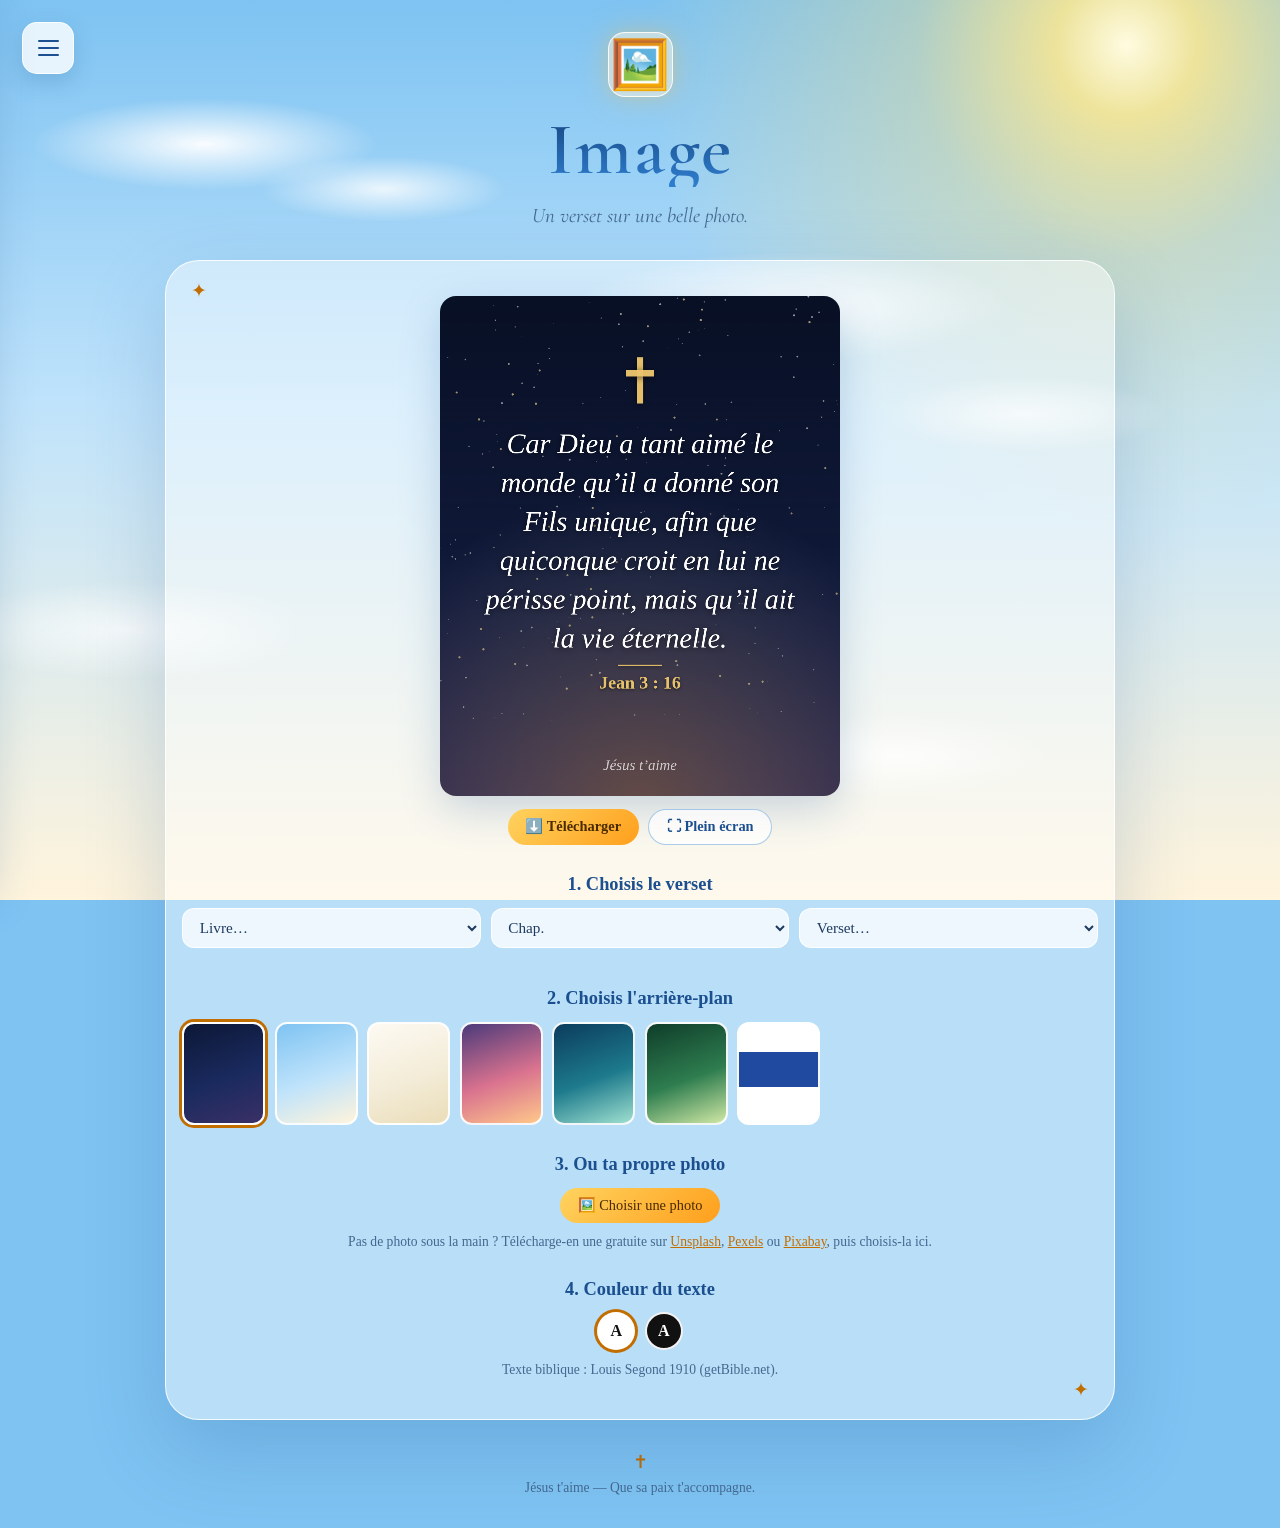
<file: image.html>
<!DOCTYPE html>
<html lang="fr">
<head>
<meta charset="UTF-8">
<meta name="viewport" content="width=device-width, initial-scale=1.0, maximum-scale=1.0, user-scalable=no">

<link rel="icon" type="image/svg+xml" href="icon.svg">

<title>Créer une image</title>

<style>
 html,
body {
  touch-action: manipulation;
}
* {
    box-sizing: border-box;
  }

  body {
    margin: 0;
    min-height: 100vh;
    display: flex;
    flex-direction: column;
    align-items: center;
    justify-content: center;
    font-family: 'Georgia', 'Times New Roman', serif;
    background: linear-gradient(160deg, #fdfaf3 0%, #f3ecd8 50%, #eaddb8 100%);
    color: #3b2f1e;
    padding: 2rem;
    text-align: center;
  }

  .site {
    width: 100%;
    max-width: 950px;
    margin: auto;
  }

  /* =========================
     MENU HAMBURGER
     ========================= */

  .menu-btn {
    position: fixed;
    top: 22px;
    left: 22px;

    width: 52px;
    height: 52px;

    min-width: 0;
    padding: 0;

    display: flex;
    flex-direction: column;
    align-items: center;
    justify-content: center;

    gap: 5px;

    border-radius: 15px;

    background: rgba(255,255,255,0.72);

    border: 1px solid rgba(184,134,11,0.25);

    box-shadow:
      0 8px 22px rgba(122,74,26,0.14),
      inset 0 1px 0 rgba(255,255,255,0.85);

    cursor: pointer;
    z-index: 1000;

    transition:
      transform 0.2s ease,
      box-shadow 0.2s ease;
}

.menu-btn:hover {
    transform: translateY(-2px);

    box-shadow:
      0 11px 28px rgba(122,74,26,0.18);
}

  .menu-btn span {
    width: 21px;
    height: 2px;
    border-radius: 5px;
    background: #7a4a1a;
  }

  .menu-btn:hover {
    transform: none;
    filter: none;
  }

  /* =========================
     FOND DU MENU
     ========================= */

  .menu-overlay {
    position: fixed;
    inset: 0;
    background: rgba(59,47,30,0.25);
    backdrop-filter: blur(2px);
    opacity: 0;
    visibility: hidden;
    transition:
      opacity 0.25s ease,
      visibility 0.25s ease;
    z-index: 1100;
  }

  .menu-overlay.open {
    opacity: 1;
    visibility: visible;
  }

  /* =========================
     MENU
     ========================= */

  .menu {
    position: fixed;
    top: 0;
    left: 0;
    width: min(330px, 85vw);
    height: 100vh;
    padding: 1.5rem;
    background: rgba(253,250,243,0.97);
    border-right: 1px solid #d8c58f;
    box-shadow:
      8px 0 35px rgba(59,47,30,0.15);
    transform: translateX(-105%);
    transition:
      transform 0.3s cubic-bezier(.4,0,.2,1);
    z-index: 1200;
  }

  .menu.open {
    transform: translateX(0);
  }

  .menu-header {
    display: flex;
    align-items: center;
    justify-content: space-between;
    padding-bottom: 1.2rem;
    border-bottom: 1px solid rgba(184,134,11,0.2);
    color: #7a4a1a;
    font-size: 1.4rem;
    font-weight: bold;
  }

  .menu-close {
    min-width: 0;
    width: 40px;
    height: 40px;
    padding: 0;
    display: flex;
    align-items: center;
    justify-content: center;
    border-radius: 50%;
    background: transparent;
    color: #7a4a1a;
    font-size: 1.8rem;
    box-shadow: none;
    border: none;
    cursor: pointer;
  }

  .menu-close:hover {
    background: rgba(184,134,11,0.1);
    box-shadow: none;
    transform: none;
  }

  .menu-content {
    padding-top: 1.5rem;
  }

  .menu-content a {
    display: flex;
    align-items: center;
    gap: 1rem;
    padding: 1rem;
    border-radius: 15px;
    color: #4a3b23;
    text-decoration: none;
    transition:
      background 0.2s ease,
      transform 0.2s ease;
  }

  .menu-content a:hover {
    background: rgba(184,134,11,0.1);
    transform: translateX(4px);
  }

  .menu-icon {
    width: 45px;
    height: 45px;
    display: flex;
    align-items: center;
    justify-content: center;
    flex-shrink: 0;
    border-radius: 12px;
    background: rgba(184,134,11,0.12);
    font-size: 1.4rem;
  }

  .menu-content strong {
    display: block;
    color: #7a4a1a;
    font-size: 1rem;
  }

  .menu-content small {
    display: block;
    margin-top: 3px;
    color: #8a7150;
    font-size: 0.78rem;
  }

  /* =========================
     EN-TÊTE
     ========================= */

  header {
    margin-bottom: 2rem;
  }

  .croix {
    width: 65px;
    height: 65px;

    margin: 0 auto 1rem;

    display: flex;
    align-items: center;
    justify-content: center;

    border-radius: 17px;

    background:
      linear-gradient(
        145deg,
        rgba(255,255,255,0.82),
        rgba(244,232,202,0.72)
      );

    border:
      1px solid rgba(184,134,11,0.25);

    color:
      #b8860b;

    font-size:
      3rem;

    box-shadow:
      0 10px 26px rgba(122,74,26,0.14),
      inset 0 1px 0 rgba(255,255,255,0.9);

    text-shadow:
      0 2px 8px rgba(184,134,11,0.3);
}

  h1 {
    margin: 0;
    font-size: clamp(2.7rem, 7vw, 4.3rem);
    line-height: 1;
    color: #7a4a1a;
    letter-spacing: 1px;
    text-shadow: 1px 2px 3px rgba(0,0,0,0.08);
  }

  .sous-titre {
    margin: 1rem auto 0;
    font-size: 1.05rem;
    font-style: italic;
    color: #8a7150;
  }

  /* =========================
     NAVIGATION
     ========================= */

  .navigation {
    display: flex;
    justify-content: center;
    gap: 2rem;
    margin-bottom: 2rem;
    font-size: 0.85rem;
    color: #7a4a1a;
  }

  .navigation span::before {
    content: "✦";
    margin-right: 6px;
    color: #b8860b;
  }

  /* =========================
     BLOC PRINCIPAL
     ========================= */

  .hero {
    position: relative;
    padding: 2.8rem 2rem;
    border-radius: 28px;
    background: rgba(255,255,255,0.48);
    border: 1px solid rgba(216,197,143,0.85);
    box-shadow:
      0 18px 50px rgba(122,74,26,0.14),
      inset 0 1px 0 rgba(255,255,255,0.7);
    backdrop-filter: blur(7px);
    overflow: hidden;
  }

  .hero::before {
    content: "✦";
    position: absolute;
    top: 18px;
    left: 25px;
    color: rgba(184,134,11,0.35);
    font-size: 1.2rem;
  }

  .hero::after {
    content: "✦";
    position: absolute;
    bottom: 18px;
    right: 25px;
    color: rgba(184,134,11,0.35);
    font-size: 1.2rem;
  }

  .sur-titre {
    margin: 0 0 0.6rem;
    text-transform: uppercase;
    letter-spacing: 3px;
    font-size: 0.72rem;
    font-weight: bold;
    color: #b8860b;
  }

  .hero h2 {
    margin: 0 0 0.8rem;
    font-size: clamp(1.8rem, 5vw, 2.5rem);
    color: #7a4a1a;
  }

  .hero-intro {
    max-width: 600px;
    margin: 0 auto 2rem;
    color: #806b4d;
    line-height: 1.7;
  }

  /* =========================
     CARTE VERSET
     ========================= */

  .carte-verset {
    position: relative;
    max-width: 720px;
    min-height: 190px;
    margin: 0 auto 2rem;
    padding: 2.4rem 2rem;
    display: flex;
    flex-direction: column;
    justify-content: center;
    align-items: center;
    border-radius: 22px;
    background: rgba(255,255,255,0.68);
    border: 1px solid #d8c58f;
    box-shadow:
      0 10px 30px rgba(122,74,26,0.12),
      inset 0 1px 0 rgba(255,255,255,0.8);
  }

  .guillemet {
    font-size: 3.5rem;
    line-height: 0.5;
    color: rgba(184,134,11,0.45);
    margin-bottom: 1rem;
  }

  #verset-texte {
    margin: 0 auto 1.2rem;
    max-width: 600px;
    font-size: clamp(1.2rem, 3.5vw, 1.6rem);
    line-height: 1.7;
    color: #4a3b23;
  }

  #verset-ref {
    margin: 0 0 1rem 0;
    font-size: 1rem;
    font-weight: bold;
    color: #b8860b;
  }

  /* Bouton copier spécifique */
  .bouton-copier {
    min-width: auto;
    padding: 0.5rem 1.2rem;
    font-size: 0.85rem;
    border-radius: 20px;
    background: rgba(184, 134, 11, 0.15);
    color: #7a4a1a;
    border: 1px solid rgba(184, 134, 11, 0.4);
    box-shadow: none;
    margin-top: 0.5rem;
  }

  .bouton-copier:hover {
    background: rgba(184, 134, 11, 0.25);
    transform: translateY(-2px);
    box-shadow: none;
  }


/* Animation du verset */

#verset-texte,
#verset-ref {
  opacity: 1;
  transform: translateY(0);
  transition:
    opacity 0.45s ease,
    transform 0.45s ease;
}

#verset-texte.changement,
#verset-ref.changement {
  opacity: 0;
  transform: translateY(10px);
}

  /* =========================
     BOUTONS
     ========================= */

  .boutons {
    display: flex;
    justify-content: center;
    flex-wrap: wrap;
    gap: 1rem;
  }

  button {
    min-width: 220px;
    padding: 1rem 1.7rem;
    border: none;
    border-radius: 50px;
    font-family: inherit;
    font-size: 1rem;
    font-weight: bold;
    color: white;
    cursor: pointer;
    background: linear-gradient(
      135deg,
      #d4a63a,
      #b8860b
    );
    box-shadow:
      0 7px 18px rgba(184,134,11,0.3),
      inset 0 1px 0 rgba(255,255,255,0.25);
    transition:
      transform 0.2s ease,
      box-shadow 0.2s ease,
      filter 0.2s ease;
  }

  button:hover {
    transform: translateY(-3px);
    filter: brightness(1.05);
    box-shadow:
      0 11px 25px rgba(184,134,11,0.38);
  }

  button:active {
    transform: translateY(-1px);
  }

  #verset-jour {
    background: linear-gradient(
      135deg,
      #a3703c,
      #7a4a1a
    );
  }

  /* =========================
     SÉPARATEUR
     ========================= */

  .separateur {
    display: flex;
    align-items: center;
    gap: 1rem;
    max-width: 650px;
    margin: 3rem auto;
    color: #b8860b;
  }

  .separateur::before,
  .separateur::after {
    content: "";
    flex: 1;
    height: 1px;
    background: rgba(184,134,11,0.3);
  }

  /* =========================
     BLOCS
     ========================= */

  .blocs {
    display: grid;
    grid-template-columns: repeat(2, 1fr);
    gap: 1.3rem;
    margin-bottom: 2.5rem;
  }

  .bloc {
    padding: 1.8rem;
    border-radius: 20px;
    background: rgba(255,255,255,0.43);
    border: 1px solid rgba(216,197,143,0.7);
    box-shadow:
      0 8px 25px rgba(122,74,26,0.08);
    transition: transform 0.2s ease;
  }

  .bloc:hover {
    transform: translateY(-3px);
  }

  .bloc-icon {
    font-size: 1.8rem;
    margin-bottom: 0.6rem;
  }

  .bloc h3 {
    margin: 0 0 0.7rem;
    color: #7a4a1a;
    font-size: 1.2rem;
  }

  .bloc p {
    margin: 0;
    color: #806b4d;
    line-height: 1.65;
    font-size: 0.95rem;
  }

  /* =========================
     CITATION
     ========================= */

  .citation {
    max-width: 700px;
    margin: 0 auto 2.5rem;
    padding: 1.5rem 2rem;
    border-left: 3px solid #b8860b;
    border-right: 3px solid #b8860b;
    color: #7a4a1a;
    font-style: italic;
    line-height: 1.7;
  }

  /* =========================
     FOOTER
     ========================= */

  footer {
    margin-top: 1rem;
    color: #8a7150;
    font-size: 0.85rem;
  }

  footer .mini-croix {
    color: #b8860b;
    font-size: 1.1rem;
    margin-bottom: 0.4rem;
  }

  /* =========================
     MOBILE
     ========================= */

  @media (max-width: 650px) {

    body {
      padding: 1.2rem;
    }

    
.menu-btn {
  top: 15px;
  left: 15px;
  width: 48px;
  height: 48px;
  border-radius: 14px;
}
    }

    .navigation {
      gap: 1rem;
    }

    .hero {
      padding: 2.2rem 1rem;
    }

    .carte-verset {
      padding: 2rem 1.2rem;
    }

    .blocs {
      grid-template-columns: 1fr;
    }

    button {
      width: 100%;
      max-width: 350px;
    }
  }


  /* =========================
     LISTE DES FAVORIS
     ========================= */

  .liste-favoris {
    display: flex;
    flex-direction: column;
    gap: 1.2rem;
    max-width: 720px;
    margin: 0 auto;
  }

  .liste-favoris .carte-verset {
    margin: 0;
    min-height: 0;
    padding: 1.8rem 1.4rem 1.4rem;
  }

  .liste-favoris .carte-verset p {
    margin: 0 0 0.8rem;
    max-width: 600px;
    font-size: clamp(1.1rem, 3.2vw, 1.4rem);
    line-height: 1.65;
    color: #4a3b23;
  }

  .liste-favoris .carte-verset p.ref {
    font-size: 1rem;
    font-weight: bold;
    color: #b8860b;
  }

  .actions-favori {
    display: flex;
    justify-content: center;
    flex-wrap: wrap;
    gap: 0.6rem;
  }

  .actions-favori button {
    min-width: 0;
    width: auto;
    max-width: none;
    padding: 0.5rem 1.1rem;
    font-size: 0.85rem;
    border-radius: 20px;
    background: rgba(184, 134, 11, 0.15);
    color: #7a4a1a;
    border: 1px solid rgba(184, 134, 11, 0.4);
    box-shadow: none;
  }

  .actions-favori button:hover {
    background: rgba(184, 134, 11, 0.25);
    box-shadow: none;
  }

  .actions-favori .retirer {
    background: rgba(200, 60, 60, 0.1);
    border-color: rgba(200, 60, 60, 0.4);
    color: #a02a2a;
  }

  .vide {
    max-width: 520px;
    margin: 0 auto;
    color: #806b4d;
    line-height: 1.7;
  }

  .lien-accueil {
    display: inline-block;
    margin-top: 1.2rem;
    padding: 0.8rem 1.6rem;
    border-radius: 50px;
    background: linear-gradient(135deg, #d4a63a, #b8860b);
    color: white;
    font-weight: bold;
    text-decoration: none;
    box-shadow: 0 7px 18px rgba(184,134,11,0.3);
  }

  /* =========================
     CRÉER UNE IMAGE
     ========================= */

  #apercu { display: block; width: min(100%, 400px); height: auto; margin: 0 auto 0.8rem; border-radius: 16px; box-shadow: 0 14px 40px var(--ombre, rgba(60,40,10,0.3)); }
  .etape { margin: 1.8rem 0 0.8rem; font-size: 1.15rem; color: var(--titre-doux, #7a4a1a); text-align: center; }
  .rangee { display: flex; gap: 0.6rem; justify-content: center; flex-wrap: wrap; margin-bottom: 0.7rem; }
  .centre { text-align: center; }
  .petit-texte { font-size: 0.85rem; color: var(--doux, #806b4d); margin: 0.4rem 0; text-align: center; }
  .petit-texte a { color: var(--accent, #b8860b); }

  .hero select, .hero input[type="text"], .hero input[type="search"] {
    font-family: Georgia, serif; font-size: 0.95rem; padding: 0.6rem 0.8rem; border-radius: 12px; min-width: 0; max-width: 100%;
    background: var(--carte, rgba(255,255,255,0.8)); color: var(--texte, #3b2f1e); border: 1px solid var(--carte-bord, #d8c58f);
  }
  .rangee select { flex: 1 1 110px; }
  #q { flex: 1 1 180px; }

  .btn-img {
    min-width: 0; width: auto; max-width: none; padding: 0.55rem 1.1rem; font-size: 0.9rem; border-radius: 20px;
    background: var(--petit, rgba(184,134,11,0.15)); color: var(--petit-texte, #7a4a1a);
    border: 1px solid var(--petit-bord, rgba(184,134,11,0.4)); box-shadow: none; cursor: pointer;
  }
  .btn-img:hover { background: var(--petit-hover, rgba(184,134,11,0.25)); box-shadow: none; }
  .btn-img.principal { background: var(--btn1, linear-gradient(135deg,#d4a63a,#b8860b)); color: var(--btn1-texte, #fff); border: none; }
  .btn-img.actif { box-shadow: 0 0 0 3px var(--accent, #b8860b); }

  .grille { display: grid; grid-template-columns: repeat(auto-fill, minmax(76px, 1fr)); gap: 0.6rem; }
  .vignette {
    min-width: 0; width: 100%; max-width: none; aspect-ratio: 4 / 5; padding: 0; border-radius: 12px; overflow: hidden; cursor: pointer;
    border: 2px solid var(--carte-bord, #d8c58f); box-shadow: none; background-size: cover; background-position: center;
  }
  .vignette:hover { box-shadow: none; filter: brightness(1.08); }
  .vignette.actif { border-color: #fff; box-shadow: 0 0 0 3px var(--accent, #b8860b); }
  .vignette img { width: 100%; height: 100%; object-fit: cover; display: block; }

  .rond { min-width: 0; width: 38px; max-width: none; height: 38px; padding: 0; border-radius: 50%; font-family: Georgia, serif; font-weight: bold; border: 2px solid var(--carte-bord, #d8c58f); box-shadow: none; cursor: pointer; }
  .rond:hover { box-shadow: none; }
  .rond.blanc { background: #fff; color: #111; }
  .rond.noir { background: #111; color: #fff; }
  .rond.actif { box-shadow: 0 0 0 3px var(--accent, #b8860b); }
  #couleur-surlignage { width: 44px; height: 38px; padding: 0; border-radius: 8px; cursor: pointer; }
  .cache { display: none !important; }

  .plein-ecran {
    position: fixed; inset: 0; z-index: 3000; display: flex; align-items: center; justify-content: center;
    height: 100vh; height: 100dvh; background: #000; cursor: zoom-out;
  }
  .plein-ecran[hidden] { display: none; }
  .plein-ecran img { max-width: 100%; max-height: 100%; width: auto; height: auto; object-fit: contain; }
  .plein-ecran button {
    position: fixed; top: max(14px, env(safe-area-inset-top)); right: 14px; min-width: 0; width: 44px; max-width: none; height: 44px; padding: 0;
    border-radius: 50%; background: rgba(255,255,255,0.18); color: #fff; border: 1px solid rgba(255,255,255,0.4);
    font-size: 1.3rem; box-shadow: none; cursor: pointer;
  }

</style>
<link rel="stylesheet" href="themes.css">
<script src="theme.js"></script>
</head>

<body>

<button
  class="menu-btn"
  id="menu-btn"
  aria-label="Ouvrir le menu"
  aria-expanded="false"
>
  <span></span>
  <span></span>
  <span></span>
</button>

<div class="menu-overlay" id="menu-overlay"></div>

<nav class="menu" id="menu">

  <div class="menu-header">

    <span>Menu</span>

    <button
      class="menu-close"
      id="menu-close"
      aria-label="Fermer le menu"
    >
      ×
    </button>

  </div>

  <div class="menu-content">

    <!-- ACCUEIL -->

    <a href="index.html">

      <span class="menu-icon">
        🏠
      </span>

      <span>
        <strong>Accueil</strong>

        <small>
          Retourner à l'accueil.
        </small>
      </span>

    </a>


    <!-- HISTOIRES BIBLIQUES -->


    <a href="un-jour-une-histoire.html">

      <span class="menu-icon">
        📖
      </span>

      <span>
        <strong>un jour, une histoire </strong>

        <small>
          Une histoire, Un encouragement.
        </small>
      </span>
             
             </a>
            
<a href="bible.html">
        <span class="menu-icon">📖</span>
        <span>
          <strong>La Bible</strong>
          <small>Lis la Bible Louis Segond, livre par livre.</small>
        </span>
      </a>

      <a href="image.html">
        <span class="menu-icon">🖼️</span>
        <span>
          <strong>Créer une image</strong>
          <small>Mets un verset sur une belle photo.</small>
        </span>
      </a>

      <a href="favoris.html">
        <span class="menu-icon">❤️</span>
        <span>
          <strong>Mes favoris</strong>
          <small>Retrouve les versets que tu as gardés.</small>
        </span>
      </a>

      <a href="theme.html">
        <span class="menu-icon">🎨</span>
        <span>
          <strong>Thème</strong>
          <small>Change l'apparence du site : nuit, jour…</small>
        </span>
      </a>

      <a href="https://www.jesus-stickers.com/stickers-jesus-baches-evangelisation.F/s41531c/DESTOCKAGE-JUSQU-A-60-" target="_blank" rel="noopener noreferrer">

  <span class="menu-icon">
    🖨️
  </span>

  <span>

    <strong>
      Stickers 🔖
    </strong>

    <small>
      Découvre leurs stickers à prix coûtant.
    </small>

  </span>

</a>
    </a>

  </div>

</nav>

<div class="site">

  <header>
    <div class="croix">🖼️</div>
    <h1>Image</h1>
    <p class="sous-titre">Un verset sur une belle photo.</p>
  </header>

  <main class="hero">
    <canvas id="apercu" width="1080" height="1350"></canvas>
    <p class="petit-texte" id="credit"></p>

    <div class="rangee">
      <button class="btn-img principal" id="btn-photos">📷 Enregistrer dans Photos</button>
      <button class="btn-img principal" id="btn-telecharger">⬇️ Télécharger</button>
      <button class="btn-img" id="btn-partager">📤 Partager</button>
      <button class="btn-img" id="btn-plein-ecran">⛶ Plein écran</button>
    </div>

    <h3 class="etape">1. Choisis le verset</h3>
    <div class="rangee">
      <select id="cv-livre" aria-label="Livre"></select>
      <select id="cv-chap" aria-label="Chapitre"></select>
      <select id="cv-verset" aria-label="Verset"></select>
    </div>
    <div class="rangee"><select id="cv-fav" aria-label="Mes favoris" class="cache"></select></div>
    <p class="petit-texte" id="cv-etat"></p>

    <h3 class="etape">2. Choisis l'arrière-plan</h3>
    <div class="grille" id="grille-fonds"></div>

    <h3 class="etape">3. Ou ta propre photo</h3>
    <div class="rangee">
      <label class="btn-img principal" for="fichier">🖼️ Choisir une photo</label>
      <input type="file" id="fichier" accept="image/*" class="cache">
    </div>
    <p class="petit-texte">Pas de photo sous la main ? Télécharge-en une gratuite sur
      <a href="https://unsplash.com/" target="_blank" rel="noopener noreferrer">Unsplash</a>,
      <a href="https://www.pexels.com/" target="_blank" rel="noopener noreferrer">Pexels</a> ou
      <a href="https://pixabay.com/" target="_blank" rel="noopener noreferrer">Pixabay</a>,
      puis choisis-la ici.</p>
    <p class="petit-texte" id="etat-recherche"></p>

    <h3 class="etape">4. Couleur du texte</h3>
    <div class="rangee">
      <button class="rond blanc actif" id="texte-blanc" aria-label="Texte blanc">A</button>
      <button class="rond noir" id="texte-noir" aria-label="Texte noir">A</button>
      <label class="rangee cache" id="label-surlignage" style="margin:0;align-items:center;">Surlignage <input type="color" id="couleur-surlignage" value="#1f4aa0" aria-label="Couleur du surlignage"></label>
    </div>

    <p class="petit-texte">Texte biblique : Louis Segond 1910 (getBible.net).</p>
  </main>

  <footer style="margin-top:2rem;">
    <div class="mini-croix">✝</div>
    Jésus t'aime — Que sa paix t'accompagne.
  </footer>

</div>

<div class="plein-ecran" id="plein-ecran" hidden>
  <img id="plein-ecran-img" alt="Verset en plein écran">
  <button id="plein-ecran-fermer" aria-label="Fermer le plein écran">✕</button>
</div>

<script>

/* ----- Menu ----- */

const menuBtn = document.getElementById("menu-btn");
const menu = document.getElementById("menu");
const menuClose = document.getElementById("menu-close");
const menuOverlay = document.getElementById("menu-overlay");

function ouvrirMenu() {
  menu.classList.add("open");
  menuOverlay.classList.add("open");
  menuBtn.setAttribute("aria-expanded", "true");
}

function fermerMenu() {
  menu.classList.remove("open");
  menuOverlay.classList.remove("open");
  menuBtn.setAttribute("aria-expanded", "false");
}

menuBtn.addEventListener("click", ouvrirMenu);
menuClose.addEventListener("click", fermerMenu);
menuOverlay.addEventListener("click", fermerMenu);

document.querySelectorAll(".menu-content a").forEach(lien => {
  lien.addEventListener("click", fermerMenu);
});

document.addEventListener("keydown", e => {
  if (e.key === "Escape") fermerMenu();
});


/* ----- Créer une image ----- */

const W = 1080, H = 1350;
const canvas = document.getElementById("apercu");
const ctx = canvas.getContext("2d");
const $ = id => document.getElementById(id);

const API_BIBLE = "https://api.getbible.net/v2/ls1910";
const LIVRES = [
  ["Genèse",50],["Exode",40],["Lévitique",27],["Nombres",36],["Deutéronome",34],["Josué",24],["Juges",21],["Ruth",4],
  ["1 Samuel",31],["2 Samuel",24],["1 Rois",22],["2 Rois",25],["1 Chroniques",29],["2 Chroniques",36],["Esdras",10],
  ["Néhémie",13],["Esther",10],["Job",42],["Psaumes",150],["Proverbes",31],["Ecclésiaste",12],["Cantique des cantiques",8],
  ["Ésaïe",66],["Jérémie",52],["Lamentations",5],["Ézéchiel",48],["Daniel",12],["Osée",14],["Joël",3],["Amos",9],
  ["Abdias",1],["Jonas",4],["Michée",7],["Nahum",3],["Habacuc",3],["Sophonie",3],["Aggée",2],["Zacharie",14],["Malachie",4],
  ["Matthieu",28],["Marc",16],["Luc",24],["Jean",21],["Actes",28],["Romains",16],["1 Corinthiens",16],["2 Corinthiens",13],
  ["Galates",6],["Éphésiens",6],["Philippiens",4],["Colossiens",4],["1 Thessaloniciens",5],["2 Thessaloniciens",3],
  ["1 Timothée",6],["2 Timothée",4],["Tite",3],["Philémon",1],["Hébreux",13],["Jacques",5],["1 Pierre",5],["2 Pierre",3],
  ["1 Jean",5],["2 Jean",1],["3 Jean",1],["Jude",1],["Apocalypse",22]
];

/* ----- État ----- */

let verset = {
  texte: "Car Dieu a tant aimé le monde qu’il a donné son Fils unique, afin que quiconque croit en lui ne périsse point, mais qu’il ait la vie éternelle.",
  ref: "Jean 3 : 16"
};
let fondActuel = 0;              /* index dans FONDS, ou "photo" */
let photo = null;
let couleurTexte = "#ffffff";
let couleurSurlignage = "#1f4aa0";
let fichierPret = null, minuteur = null, version = 0;

/* ----- Outils de dessin ----- */

function rng(seed) {
  return function () {
    seed |= 0; seed = (seed + 0x6D2B79F5) | 0;
    let t = Math.imul(seed ^ (seed >>> 15), 1 | seed);
    t = (t + Math.imul(t ^ (t >>> 7), 61 | t)) ^ t;
    return ((t ^ (t >>> 14)) >>> 0) / 4294967296;
  };
}

function degrade(stops) {
  const g = ctx.createLinearGradient(0, 0, 0, H);
  stops.forEach(([p, c]) => g.addColorStop(p, c));
  ctx.fillStyle = g;
  ctx.fillRect(0, 0, W, H);
}

function lueur(x, y, rayon, couleur) {
  const g = ctx.createRadialGradient(x, y, 0, x, y, rayon);
  g.addColorStop(0, couleur);
  g.addColorStop(1, "rgba(255,255,255,0)");
  ctx.fillStyle = g;
  ctx.fillRect(0, 0, W, H);
}

function nuages(r, nb, alpha) {
  for (let i = 0; i < nb; i++) {
    const x = r() * W, y = r() * H * 0.6, w = 200 + r() * 320;
    for (let k = 0; k < 6; k++) {
      const g = ctx.createRadialGradient(x + k * w / 8, y + r() * 30, 0, x + k * w / 8, y, w / 3);
      g.addColorStop(0, "rgba(255,255,255," + alpha + ")");
      g.addColorStop(1, "rgba(255,255,255,0)");
      ctx.fillStyle = g;
      ctx.fillRect(0, 0, W, H);
    }
  }
}

function etoiles(graine, nb) {
  const r = rng(graine);
  for (let i = 0; i < nb; i++) {
    const x = r() * W, y = r() * H * 0.85, t = r();
    ctx.fillStyle = (t > 0.8 ? "rgba(255,234,181," : "rgba(255,255,255,") + (0.35 + t * 0.65) + ")";
    ctx.beginPath();
    ctx.arc(x, y, 0.8 + t * 2.3, 0, Math.PI * 2);
    ctx.fill();
  }
}

/* ----- Les fonds dessinés (aperçu = dégradé CSS) ----- */

const FONDS = [
  { nom: "Nuit de lumière", css: "linear-gradient(160deg,#0c1736,#1a2a5e 55%,#3a3066)", clair: false,
    dessiner() { degrade([[0, "#0c1736"], [0.55, "#1a2a5e"], [1, "#3a3066"]]); lueur(W / 2, H * 1.02, 850, "rgba(255,184,102,0.45)"); etoiles(5, 230); } },
  { nom: "Jour lumineux", css: "linear-gradient(160deg,#7ec3f2,#bfe3fb 55%,#fff4dc)", clair: true,
    dessiner() {
      degrade([[0, "#7ec3f2"], [0.45, "#bfe3fb"], [1, "#fff4dc"]]);
      lueur(W * 0.86, H * 0.07, 560, "rgba(255,236,150,0.95)");
      ctx.fillStyle = "#fffbe0"; ctx.beginPath(); ctx.arc(W * 0.86, H * 0.07, 62, 0, Math.PI * 2); ctx.fill();
      nuages(rng(8), 7, 0.5);
    } },
  { nom: "Parchemin", css: "linear-gradient(160deg,#fdfaf3,#f3ecd8 55%,#eaddb8)", clair: true,
    dessiner() {
      degrade([[0, "#fdfaf3"], [0.5, "#f3ecd8"], [1, "#eaddb8"]]);
      lueur(W * 0.2, H * 0.1, 650, "rgba(255,255,255,0.6)");
      lueur(W * 0.85, H * 0.92, 650, "rgba(183,139,62,0.2)");
      ctx.strokeStyle = "rgba(184,134,11,0.5)"; ctx.lineWidth = 3; ctx.strokeRect(40, 40, W - 80, H - 80);
      ctx.lineWidth = 1; ctx.strokeRect(56, 56, W - 112, H - 112);
    } },
  { nom: "Aube rose", css: "linear-gradient(160deg,#4b3a7a,#d9728f 55%,#ffc88a)", clair: false,
    dessiner() { degrade([[0, "#4b3a7a"], [0.5, "#d9728f"], [1, "#ffc88a"]]); lueur(W / 2, H * 0.95, 800, "rgba(255,230,160,0.7)"); } },
  { nom: "Océan", css: "linear-gradient(160deg,#0b3c5d,#1d7a8c 55%,#9fe0d0)", clair: false,
    dessiner() { degrade([[0, "#0b3c5d"], [0.55, "#1d7a8c"], [1, "#9fe0d0"]]); lueur(W * 0.5, H * 0.1, 700, "rgba(200,240,255,0.35)"); } },
  { nom: "Forêt", css: "linear-gradient(160deg,#0f3d2a,#2e7d4f 55%,#cfe8a5)", clair: false,
    dessiner() { degrade([[0, "#0f3d2a"], [0.55, "#2e7d4f"], [1, "#cfe8a5"]]); lueur(W * 0.75, H * 0.12, 650, "rgba(255,255,200,0.45)"); } },
  { nom: "Blanc surligné", css: "linear-gradient(180deg,#fff 0 28%,#1f4aa0 28% 64%,#fff 64%)", surligne: true }
];

/* ----- Texte ----- */

function decouper(texte, largeur) {
  const lignes = [];
  let ligne = "";
  texte.split(/\s+/).forEach(mot => {
    const test = ligne ? ligne + " " + mot : mot;
    if (ctx.measureText(test).width > largeur && ligne) { lignes.push(ligne); ligne = mot; }
    else ligne = test;
  });
  if (ligne) lignes.push(ligne);
  return lignes;
}

function luminance(hex) {
  const n = parseInt(hex.slice(1), 16);
  return (0.299 * ((n >> 16) & 255) + 0.587 * ((n >> 8) & 255) + 0.114 * (n & 255)) / 255;
}

function razOmbre() {
  ctx.shadowColor = "transparent"; ctx.shadowBlur = 0; ctx.shadowOffsetX = 0; ctx.shadowOffsetY = 0;
}

function texteCentre(sombre) {
  const or = sombre ? "rgba(138,98,8,0.95)" : "rgba(240,200,110,0.95)";
  let t = 76, lignes, pas;
  while (true) {
    ctx.font = "italic " + t + "px Georgia, 'Times New Roman', serif";
    lignes = decouper(verset.texte, W - 220);
    pas = t * 1.38;
    if (lignes.length * pas <= H * 0.5 || t <= 28) break;
    t -= 2;
  }
  const hauteur = lignes.length * pas, debut = (H - hauteur) / 2 - 20;

  ctx.textAlign = "center";
  ctx.textBaseline = "alphabetic";
  ctx.shadowColor = sombre ? "rgba(255,255,255,0.6)" : "rgba(0,0,0,0.55)";
  ctx.shadowBlur = 18;
  ctx.shadowOffsetY = 3;

  ctx.fillStyle = or;                                   /* croix */
  ctx.fillRect(W / 2 - 9, debut - 175, 18, 125);
  ctx.fillRect(W / 2 - 38, debut - 141, 76, 18);

  ctx.fillStyle = couleurTexte;                         /* verset */
  ctx.font = "italic " + t + "px Georgia, 'Times New Roman', serif";
  lignes.forEach((l, i) => ctx.fillText(l, W / 2, debut + pas * (i + 0.8)));

  const yRef = debut + hauteur + 60;                    /* référence */
  ctx.shadowBlur = 8;
  ctx.fillStyle = or;
  ctx.fillRect(W / 2 - 60, yRef - 34, 120, 3);
  ctx.font = "bold 48px Georgia, serif";
  ctx.fillText(verset.ref, W / 2, yRef + 30);

  razOmbre();
  ctx.fillStyle = sombre ? "rgba(0,0,0,0.65)" : "rgba(255,255,255,0.7)";
  ctx.font = "italic 40px Georgia, serif";
  ctx.fillText("Jésus t\u2019aime", W / 2, H - 70);
}

function texteSurligne() {
  ctx.fillStyle = "#ffffff";
  ctx.fillRect(0, 0, W, H);
  const marge = 90, pad = 14;
  const police = t => t + "px Garamond, 'EB Garamond', 'Cormorant Garamond', Georgia, 'Times New Roman', serif";
  let t = 84, lignes, pas;
  while (true) {
    ctx.font = police(t);
    lignes = decouper(verset.texte, W - marge * 2 - pad * 2);
    pas = t * 1.75;
    if (lignes.length * pas <= H * 0.6 || t <= 30) break;
    t -= 2;
  }
  const hRect = t * 1.3, total = (lignes.length - 1) * pas + hRect + 95, y0 = (H - total) / 2;
  ctx.textAlign = "left";
  ctx.textBaseline = "alphabetic";
  lignes.forEach((l, i) => {
    const y = y0 + i * pas;
    ctx.font = police(t);
    razOmbre();
    ctx.fillStyle = couleurSurlignage;
    ctx.fillRect(marge, y, ctx.measureText(l).width + pad * 2, hRect);
    if (couleurTexte === "#ffffff") { ctx.shadowColor = "rgba(0,0,0,0.7)"; ctx.shadowOffsetX = 2; ctx.shadowOffsetY = 2; }
    ctx.fillStyle = couleurTexte;
    ctx.fillText(l, marge + pad, y + hRect / 2 + t * 0.28);
  });
  razOmbre();
  ctx.fillStyle = luminance(couleurSurlignage) > 0.78 ? "#555555" : couleurSurlignage;
  ctx.font = "bold 58px 'Arial Narrow', 'Roboto Condensed', 'Helvetica Neue', Arial, sans-serif";
  ctx.fillText(verset.ref, marge + 4, y0 + (lignes.length - 1) * pas + hRect + 90);
  ctx.textAlign = "center";
  ctx.globalAlpha = 0.8;
  ctx.font = "italic 40px Georgia, serif";
  ctx.fillText("Jésus t\u2019aime", W / 2, H - 70);
  ctx.globalAlpha = 1;
}

function couvrir(img) {
  const r = Math.max(W / img.width, H / img.height);
  ctx.drawImage(img, (W - img.width * r) / 2, (H - img.height * r) / 2, img.width * r, img.height * r);
}

function dessiner() {
  ctx.clearRect(0, 0, W, H);
  razOmbre();
  const f = fondActuel === "photo" ? null : FONDS[fondActuel];

  if (f && f.surligne) {
    texteSurligne();
  } else {
    if (f) f.dessiner(); else couvrir(photo);
    const sombre = couleurTexte !== "#ffffff";
    const clair = !!(f && f.clair);
    const base = sombre ? "255,255,255" : "0,0,0";
    const a = sombre ? (clair ? [0.12, 0.18, 0.12] : [0.42, 0.5, 0.42]) : (clair ? [0.42, 0.5, 0.42] : [0.32, 0.4, 0.32]);
    const v = ctx.createLinearGradient(0, 0, 0, H);
    v.addColorStop(0, "rgba(" + base + "," + a[0] + ")");
    v.addColorStop(0.5, "rgba(" + base + "," + a[1] + ")");
    v.addColorStop(1, "rgba(" + base + "," + a[2] + ")");
    ctx.fillStyle = v;
    ctx.fillRect(0, 0, W, H);
    texteCentre(sombre);
  }

  /* le PNG est préparé à l'avance : le partage doit partir directement du clic */
  fichierPret = null;
  const num = ++version;
  clearTimeout(minuteur);
  minuteur = setTimeout(() => {
    canvas.toBlob(blob => {
      if (blob && num === version) fichierPret = new File([blob], nomFichier(), { type: "image/png" });
    }, "image/png");
  }, 150);
}

/* ----- Choix du fond ----- */

const grilleFonds = $("grille-fonds");
const vignettesFonds = [];

function majActifs() {
  vignettesFonds.forEach((b, i) => b.classList.toggle("actif", fondActuel === i));
  $("texte-blanc").classList.toggle("actif", couleurTexte === "#ffffff");
  $("texte-noir").classList.toggle("actif", couleurTexte !== "#ffffff");
  $("label-surlignage").classList.toggle("cache", !(fondActuel !== "photo" && FONDS[fondActuel].surligne));
}

FONDS.forEach((f, i) => {
  const b = document.createElement("button");
  b.className = "vignette";
  b.style.background = f.css;
  b.title = f.nom;
  b.setAttribute("aria-label", f.nom);
  b.addEventListener("click", () => {
    fondActuel = i;
    if (!f.surligne) couleurTexte = f.clair ? "#111111" : "#ffffff";
    $("credit").textContent = "";
    majActifs();
    dessiner();
  });
  grilleFonds.appendChild(b);
  vignettesFonds.push(b);
});

$("texte-blanc").addEventListener("click", () => { couleurTexte = "#ffffff"; majActifs(); dessiner(); });
$("texte-noir").addEventListener("click", () => { couleurTexte = "#111111"; majActifs(); dessiner(); });
$("couleur-surlignage").addEventListener("input", e => { couleurSurlignage = e.target.value; dessiner(); });

/* ----- Choix du verset ----- */

const cvLivre = $("cv-livre"), cvChap = $("cv-chap"), cvVerset = $("cv-verset"), cvFav = $("cv-fav");
let versetsChapitre = [], jetonCv = 0;

function options(select, premier, valeurs) {
  select.innerHTML = "";
  [["", premier]].concat(valeurs).forEach(([val, txt]) => {
    const o = document.createElement("option");
    o.value = val;
    o.textContent = txt;
    select.appendChild(o);
  });
  select.value = "";
}

function etatVerset(t) { $("cv-etat").textContent = t || ""; }

function lireFavoris() {
  try { const l = JSON.parse(localStorage.getItem("versetsFavoris")); return Array.isArray(l) ? l : []; }
  catch (e) { return []; }
}

options(cvLivre, "Livre…", LIVRES.map((l, i) => [i, l[0]]));
options(cvChap, "Chap.", []);
options(cvVerset, "Verset…", []);

const favs = lireFavoris();
if (favs.length) {
  cvFav.classList.remove("cache");
  options(cvFav, "❤️ Choisir parmi mes favoris…", favs.map((f, i) => [i, f.ref + " — " + f.texte.slice(0, 40) + (f.texte.length > 40 ? "…" : "")]));
}

cvLivre.addEventListener("change", () => {
  etatVerset("");
  options(cvVerset, "Verset…", []);
  if (cvLivre.value === "") { options(cvChap, "Chap.", []); return; }
  options(cvChap, "Chap.", Array.from({ length: LIVRES[Number(cvLivre.value)][1] }, (_, i) => [i + 1, "Chap. " + (i + 1)]));
});

cvChap.addEventListener("change", async () => {
  etatVerset("");
  options(cvVerset, "Verset…", []);
  versetsChapitre = [];
  if (cvChap.value === "" || cvLivre.value === "") return;
  const mon = ++jetonCv;
  etatVerset("Chargement…");
  try {
    const rep = await fetch(API_BIBLE + "/" + (Number(cvLivre.value) + 1) + "/" + cvChap.value + ".json");
    if (!rep.ok) throw new Error("HTTP " + rep.status);
    const data = await rep.json();
    let v = data && data.verses;
    if (v && !Array.isArray(v)) v = Object.values(v);
    if (!Array.isArray(v) || !v.length) throw new Error("vide");
    if (mon !== jetonCv) return;
    versetsChapitre = v;
    options(cvVerset, "Verset…", v.map(x => [x.verse, "Verset " + x.verse]));
    etatVerset("");
  } catch (e) {
    if (mon === jetonCv) etatVerset("Impossible de charger ce chapitre (connexion internet ?).");
  }
});

cvVerset.addEventListener("change", () => {
  const v = versetsChapitre.find(x => String(x.verse) === cvVerset.value);
  if (!v) return;
  verset = { texte: String(v.text).trim(), ref: LIVRES[Number(cvLivre.value)][0] + " " + cvChap.value + " : " + v.verse };
  dessiner();
});

cvFav.addEventListener("change", () => {
  const f = favs[Number(cvFav.value)];
  if (cvFav.value === "" || !f) return;
  verset = { texte: f.texte, ref: f.ref };
  dessiner();
});

/* ----- Ta propre photo ----- */

function etatPhotos(t) { $("etat-recherche").textContent = t || ""; }

$("fichier").addEventListener("change", () => {
  const f = $("fichier").files[0];
  if (!f) return;
  const im = new Image();
  im.onload = () => {
    photo = im;
    fondActuel = "photo";
    couleurTexte = "#ffffff";
    $("credit").textContent = "";
    etatPhotos("");
    majActifs();
    dessiner();
  };
  im.onerror = () => etatPhotos("Impossible de lire cette image.");
  im.src = URL.createObjectURL(f);
});

/* ----- Enregistrer / partager ----- */

function nomFichier() {
  return "verset-" + verset.ref.toLowerCase().normalize("NFD").replace(/[\u0300-\u036f]/g, "").replace(/[^a-z0-9]+/g, "-").replace(/^-|-$/g, "") + ".png";
}

const estIOS = /iPad|iPhone|iPod/.test(navigator.userAgent || "") ||
  (navigator.platform === "MacIntel" && navigator.maxTouchPoints > 1);

async function partager(avecTitre) {
  let fichier = fichierPret;
  if (!fichier) {
    const blob = await new Promise(r => canvas.toBlob(r, "image/png"));
    fichier = new File([blob], nomFichier(), { type: "image/png" });
  }
  if (navigator.share && navigator.canShare && navigator.canShare({ files: [fichier] })) {
    try {
      await navigator.share(avecTitre ? { files: [fichier], title: verset.ref } : { files: [fichier] });
      return true;
    } catch (e) {
      if (e && e.name === "AbortError") return true;
    }
  }
  return false;
}

function telecharger() {
  canvas.toBlob(blob => {
    const url = URL.createObjectURL(blob);
    const a = document.createElement("a");
    a.href = url; a.download = nomFichier();
    document.body.appendChild(a); a.click(); a.remove();
    setTimeout(() => URL.revokeObjectURL(url), 1000);
  }, "image/png");
}

const peutPartager = !!(navigator.share && navigator.canShare);
$("btn-photos").classList.toggle("cache", !estIOS);
$("btn-telecharger").classList.toggle("cache", estIOS);
$("btn-partager").classList.toggle("cache", estIOS || !peutPartager);

$("btn-photos").addEventListener("click", async () => {
  if (!(await partager(false))) telecharger();
});
$("btn-telecharger").addEventListener("click", telecharger);
$("btn-partager").addEventListener("click", () => partager(true));

  /* ----- Plein écran (sur iPhone : affichage sur tout l'écran ; ailleurs : vrai plein écran) ----- */

  const pleinEcran = document.getElementById("plein-ecran");
  const pleinEcranImg = document.getElementById("plein-ecran-img");
  let urlPleinEcran = null;

  function ouvrirPleinEcran() {
    canvas.toBlob(blob => {
      if (!blob) return;
      if (urlPleinEcran) URL.revokeObjectURL(urlPleinEcran);
      urlPleinEcran = URL.createObjectURL(blob);
      pleinEcranImg.src = urlPleinEcran;
      pleinEcran.hidden = false;
      try {
        if (pleinEcran.requestFullscreen) pleinEcran.requestFullscreen().catch(() => {});
        else if (pleinEcran.webkitRequestFullscreen) pleinEcran.webkitRequestFullscreen();
      } catch (e) {}
    }, "image/png");
  }

  function fermerPleinEcran() {
    pleinEcran.hidden = true;
    try {
      if (document.fullscreenElement && document.exitFullscreen) document.exitFullscreen().catch(() => {});
      else if (document.webkitFullscreenElement && document.webkitExitFullscreen) document.webkitExitFullscreen();
    } catch (e) {}
  }

  pleinEcran.addEventListener("click", fermerPleinEcran);
  document.addEventListener("fullscreenchange", () => { if (!document.fullscreenElement) pleinEcran.hidden = true; });
  document.addEventListener("keydown", e => { if (e.key === "Escape" && !pleinEcran.hidden) fermerPleinEcran(); });
  canvas.style.cursor = "zoom-in";
  canvas.addEventListener("click", ouvrirPleinEcran);

$("btn-plein-ecran").addEventListener("click", ouvrirPleinEcran);
$("plein-ecran-fermer").addEventListener("click", e => { e.stopPropagation(); fermerPleinEcran(); });

/* ----- Démarrage ----- */

majActifs();
dessiner();

</script>

</body>
</html>
</file>
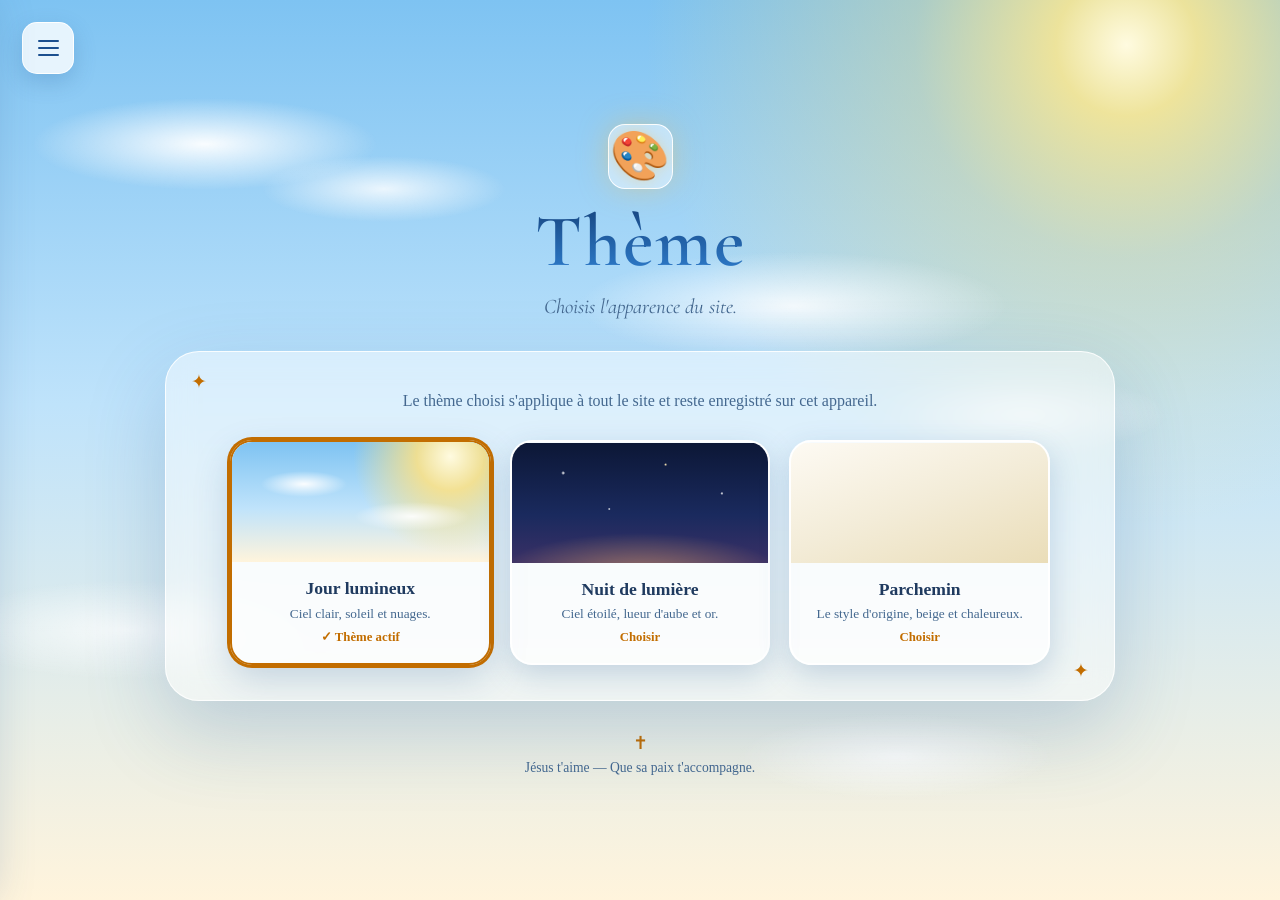
<file: theme.html>
<!DOCTYPE html>
<html lang="fr">
<head>
<meta charset="UTF-8">
<meta name="viewport" content="width=device-width, initial-scale=1.0, maximum-scale=1.0, user-scalable=no">

<link rel="icon" type="image/svg+xml" href="icon.svg">

<title>Thème</title>

<style>
 html,
body {
  touch-action: manipulation;
}
* {
    box-sizing: border-box;
  }

  body {
    margin: 0;
    min-height: 100vh;
    display: flex;
    flex-direction: column;
    align-items: center;
    justify-content: center;
    font-family: 'Georgia', 'Times New Roman', serif;
    background: linear-gradient(160deg, #fdfaf3 0%, #f3ecd8 50%, #eaddb8 100%);
    color: #3b2f1e;
    padding: 2rem;
    text-align: center;
  }

  .site {
    width: 100%;
    max-width: 950px;
    margin: auto;
  }

  /* =========================
     MENU HAMBURGER
     ========================= */

  .menu-btn {
    position: fixed;
    top: 22px;
    left: 22px;

    width: 52px;
    height: 52px;

    min-width: 0;
    padding: 0;

    display: flex;
    flex-direction: column;
    align-items: center;
    justify-content: center;

    gap: 5px;

    border-radius: 15px;

    background: rgba(255,255,255,0.72);

    border: 1px solid rgba(184,134,11,0.25);

    box-shadow:
      0 8px 22px rgba(122,74,26,0.14),
      inset 0 1px 0 rgba(255,255,255,0.85);

    cursor: pointer;
    z-index: 1000;

    transition:
      transform 0.2s ease,
      box-shadow 0.2s ease;
}

.menu-btn:hover {
    transform: translateY(-2px);

    box-shadow:
      0 11px 28px rgba(122,74,26,0.18);
}

  .menu-btn span {
    width: 21px;
    height: 2px;
    border-radius: 5px;
    background: #7a4a1a;
  }

  .menu-btn:hover {
    transform: none;
    filter: none;
  }

  /* =========================
     FOND DU MENU
     ========================= */

  .menu-overlay {
    position: fixed;
    inset: 0;
    background: rgba(59,47,30,0.25);
    backdrop-filter: blur(2px);
    opacity: 0;
    visibility: hidden;
    transition:
      opacity 0.25s ease,
      visibility 0.25s ease;
    z-index: 1100;
  }

  .menu-overlay.open {
    opacity: 1;
    visibility: visible;
  }

  /* =========================
     MENU
     ========================= */

  .menu {
    position: fixed;
    top: 0;
    left: 0;
    width: min(330px, 85vw);
    height: 100vh;
    padding: 1.5rem;
    background: rgba(253,250,243,0.97);
    border-right: 1px solid #d8c58f;
    box-shadow:
      8px 0 35px rgba(59,47,30,0.15);
    transform: translateX(-105%);
    transition:
      transform 0.3s cubic-bezier(.4,0,.2,1);
    z-index: 1200;
  }

  .menu.open {
    transform: translateX(0);
  }

  .menu-header {
    display: flex;
    align-items: center;
    justify-content: space-between;
    padding-bottom: 1.2rem;
    border-bottom: 1px solid rgba(184,134,11,0.2);
    color: #7a4a1a;
    font-size: 1.4rem;
    font-weight: bold;
  }

  .menu-close {
    min-width: 0;
    width: 40px;
    height: 40px;
    padding: 0;
    display: flex;
    align-items: center;
    justify-content: center;
    border-radius: 50%;
    background: transparent;
    color: #7a4a1a;
    font-size: 1.8rem;
    box-shadow: none;
    border: none;
    cursor: pointer;
  }

  .menu-close:hover {
    background: rgba(184,134,11,0.1);
    box-shadow: none;
    transform: none;
  }

  .menu-content {
    padding-top: 1.5rem;
  }

  .menu-content a {
    display: flex;
    align-items: center;
    gap: 1rem;
    padding: 1rem;
    border-radius: 15px;
    color: #4a3b23;
    text-decoration: none;
    transition:
      background 0.2s ease,
      transform 0.2s ease;
  }

  .menu-content a:hover {
    background: rgba(184,134,11,0.1);
    transform: translateX(4px);
  }

  .menu-icon {
    width: 45px;
    height: 45px;
    display: flex;
    align-items: center;
    justify-content: center;
    flex-shrink: 0;
    border-radius: 12px;
    background: rgba(184,134,11,0.12);
    font-size: 1.4rem;
  }

  .menu-content strong {
    display: block;
    color: #7a4a1a;
    font-size: 1rem;
  }

  .menu-content small {
    display: block;
    margin-top: 3px;
    color: #8a7150;
    font-size: 0.78rem;
  }

  /* =========================
     EN-TÊTE
     ========================= */

  header {
    margin-bottom: 2rem;
  }

  .croix {
    width: 65px;
    height: 65px;

    margin: 0 auto 1rem;

    display: flex;
    align-items: center;
    justify-content: center;

    border-radius: 17px;

    background:
      linear-gradient(
        145deg,
        rgba(255,255,255,0.82),
        rgba(244,232,202,0.72)
      );

    border:
      1px solid rgba(184,134,11,0.25);

    color:
      #b8860b;

    font-size:
      3rem;

    box-shadow:
      0 10px 26px rgba(122,74,26,0.14),
      inset 0 1px 0 rgba(255,255,255,0.9);

    text-shadow:
      0 2px 8px rgba(184,134,11,0.3);
}

  h1 {
    margin: 0;
    font-size: clamp(2.7rem, 7vw, 4.3rem);
    line-height: 1;
    color: #7a4a1a;
    letter-spacing: 1px;
    text-shadow: 1px 2px 3px rgba(0,0,0,0.08);
  }

  .sous-titre {
    margin: 1rem auto 0;
    font-size: 1.05rem;
    font-style: italic;
    color: #8a7150;
  }

  /* =========================
     NAVIGATION
     ========================= */

  .navigation {
    display: flex;
    justify-content: center;
    gap: 2rem;
    margin-bottom: 2rem;
    font-size: 0.85rem;
    color: #7a4a1a;
  }

  .navigation span::before {
    content: "✦";
    margin-right: 6px;
    color: #b8860b;
  }

  /* =========================
     BLOC PRINCIPAL
     ========================= */

  .hero {
    position: relative;
    padding: 2.8rem 2rem;
    border-radius: 28px;
    background: rgba(255,255,255,0.48);
    border: 1px solid rgba(216,197,143,0.85);
    box-shadow:
      0 18px 50px rgba(122,74,26,0.14),
      inset 0 1px 0 rgba(255,255,255,0.7);
    backdrop-filter: blur(7px);
    overflow: hidden;
  }

  .hero::before {
    content: "✦";
    position: absolute;
    top: 18px;
    left: 25px;
    color: rgba(184,134,11,0.35);
    font-size: 1.2rem;
  }

  .hero::after {
    content: "✦";
    position: absolute;
    bottom: 18px;
    right: 25px;
    color: rgba(184,134,11,0.35);
    font-size: 1.2rem;
  }

  .sur-titre {
    margin: 0 0 0.6rem;
    text-transform: uppercase;
    letter-spacing: 3px;
    font-size: 0.72rem;
    font-weight: bold;
    color: #b8860b;
  }

  .hero h2 {
    margin: 0 0 0.8rem;
    font-size: clamp(1.8rem, 5vw, 2.5rem);
    color: #7a4a1a;
  }

  .hero-intro {
    max-width: 600px;
    margin: 0 auto 2rem;
    color: #806b4d;
    line-height: 1.7;
  }

  /* =========================
     CARTE VERSET
     ========================= */

  .carte-verset {
    position: relative;
    max-width: 720px;
    min-height: 190px;
    margin: 0 auto 2rem;
    padding: 2.4rem 2rem;
    display: flex;
    flex-direction: column;
    justify-content: center;
    align-items: center;
    border-radius: 22px;
    background: rgba(255,255,255,0.68);
    border: 1px solid #d8c58f;
    box-shadow:
      0 10px 30px rgba(122,74,26,0.12),
      inset 0 1px 0 rgba(255,255,255,0.8);
  }

  .guillemet {
    font-size: 3.5rem;
    line-height: 0.5;
    color: rgba(184,134,11,0.45);
    margin-bottom: 1rem;
  }

  #verset-texte {
    margin: 0 auto 1.2rem;
    max-width: 600px;
    font-size: clamp(1.2rem, 3.5vw, 1.6rem);
    line-height: 1.7;
    color: #4a3b23;
  }

  #verset-ref {
    margin: 0 0 1rem 0;
    font-size: 1rem;
    font-weight: bold;
    color: #b8860b;
  }

  /* Bouton copier spécifique */
  .bouton-copier {
    min-width: auto;
    padding: 0.5rem 1.2rem;
    font-size: 0.85rem;
    border-radius: 20px;
    background: rgba(184, 134, 11, 0.15);
    color: #7a4a1a;
    border: 1px solid rgba(184, 134, 11, 0.4);
    box-shadow: none;
    margin-top: 0.5rem;
  }

  .bouton-copier:hover {
    background: rgba(184, 134, 11, 0.25);
    transform: translateY(-2px);
    box-shadow: none;
  }


/* Animation du verset */

#verset-texte,
#verset-ref {
  opacity: 1;
  transform: translateY(0);
  transition:
    opacity 0.45s ease,
    transform 0.45s ease;
}

#verset-texte.changement,
#verset-ref.changement {
  opacity: 0;
  transform: translateY(10px);
}

  /* =========================
     BOUTONS
     ========================= */

  .boutons {
    display: flex;
    justify-content: center;
    flex-wrap: wrap;
    gap: 1rem;
  }

  button {
    min-width: 220px;
    padding: 1rem 1.7rem;
    border: none;
    border-radius: 50px;
    font-family: inherit;
    font-size: 1rem;
    font-weight: bold;
    color: white;
    cursor: pointer;
    background: linear-gradient(
      135deg,
      #d4a63a,
      #b8860b
    );
    box-shadow:
      0 7px 18px rgba(184,134,11,0.3),
      inset 0 1px 0 rgba(255,255,255,0.25);
    transition:
      transform 0.2s ease,
      box-shadow 0.2s ease,
      filter 0.2s ease;
  }

  button:hover {
    transform: translateY(-3px);
    filter: brightness(1.05);
    box-shadow:
      0 11px 25px rgba(184,134,11,0.38);
  }

  button:active {
    transform: translateY(-1px);
  }

  #verset-jour {
    background: linear-gradient(
      135deg,
      #a3703c,
      #7a4a1a
    );
  }

  /* =========================
     SÉPARATEUR
     ========================= */

  .separateur {
    display: flex;
    align-items: center;
    gap: 1rem;
    max-width: 650px;
    margin: 3rem auto;
    color: #b8860b;
  }

  .separateur::before,
  .separateur::after {
    content: "";
    flex: 1;
    height: 1px;
    background: rgba(184,134,11,0.3);
  }

  /* =========================
     BLOCS
     ========================= */

  .blocs {
    display: grid;
    grid-template-columns: repeat(2, 1fr);
    gap: 1.3rem;
    margin-bottom: 2.5rem;
  }

  .bloc {
    padding: 1.8rem;
    border-radius: 20px;
    background: rgba(255,255,255,0.43);
    border: 1px solid rgba(216,197,143,0.7);
    box-shadow:
      0 8px 25px rgba(122,74,26,0.08);
    transition: transform 0.2s ease;
  }

  .bloc:hover {
    transform: translateY(-3px);
  }

  .bloc-icon {
    font-size: 1.8rem;
    margin-bottom: 0.6rem;
  }

  .bloc h3 {
    margin: 0 0 0.7rem;
    color: #7a4a1a;
    font-size: 1.2rem;
  }

  .bloc p {
    margin: 0;
    color: #806b4d;
    line-height: 1.65;
    font-size: 0.95rem;
  }

  /* =========================
     CITATION
     ========================= */

  .citation {
    max-width: 700px;
    margin: 0 auto 2.5rem;
    padding: 1.5rem 2rem;
    border-left: 3px solid #b8860b;
    border-right: 3px solid #b8860b;
    color: #7a4a1a;
    font-style: italic;
    line-height: 1.7;
  }

  /* =========================
     FOOTER
     ========================= */

  footer {
    margin-top: 1rem;
    color: #8a7150;
    font-size: 0.85rem;
  }

  footer .mini-croix {
    color: #b8860b;
    font-size: 1.1rem;
    margin-bottom: 0.4rem;
  }

  /* =========================
     MOBILE
     ========================= */

  @media (max-width: 650px) {

    body {
      padding: 1.2rem;
    }

    
.menu-btn {
  top: 15px;
  left: 15px;
  width: 48px;
  height: 48px;
  border-radius: 14px;
}
    }

    .navigation {
      gap: 1rem;
    }

    .hero {
      padding: 2.2rem 1rem;
    }

    .carte-verset {
      padding: 2rem 1.2rem;
    }

    .blocs {
      grid-template-columns: 1fr;
    }

    button {
      width: 100%;
      max-width: 350px;
    }
  }


  /* =========================
     LISTE DES FAVORIS
     ========================= */

  .liste-favoris {
    display: flex;
    flex-direction: column;
    gap: 1.2rem;
    max-width: 720px;
    margin: 0 auto;
  }

  .liste-favoris .carte-verset {
    margin: 0;
    min-height: 0;
    padding: 1.8rem 1.4rem 1.4rem;
  }

  .liste-favoris .carte-verset p {
    margin: 0 0 0.8rem;
    max-width: 600px;
    font-size: clamp(1.1rem, 3.2vw, 1.4rem);
    line-height: 1.65;
    color: #4a3b23;
  }

  .liste-favoris .carte-verset p.ref {
    font-size: 1rem;
    font-weight: bold;
    color: #b8860b;
  }

  .actions-favori {
    display: flex;
    justify-content: center;
    flex-wrap: wrap;
    gap: 0.6rem;
  }

  .actions-favori button {
    min-width: 0;
    width: auto;
    max-width: none;
    padding: 0.5rem 1.1rem;
    font-size: 0.85rem;
    border-radius: 20px;
    background: rgba(184, 134, 11, 0.15);
    color: #7a4a1a;
    border: 1px solid rgba(184, 134, 11, 0.4);
    box-shadow: none;
  }

  .actions-favori button:hover {
    background: rgba(184, 134, 11, 0.25);
    box-shadow: none;
  }

  .actions-favori .retirer {
    background: rgba(200, 60, 60, 0.1);
    border-color: rgba(200, 60, 60, 0.4);
    color: #a02a2a;
  }

  .vide {
    max-width: 520px;
    margin: 0 auto;
    color: #806b4d;
    line-height: 1.7;
  }

  .lien-accueil {
    display: inline-block;
    margin-top: 1.2rem;
    padding: 0.8rem 1.6rem;
    border-radius: 50px;
    background: linear-gradient(135deg, #d4a63a, #b8860b);
    color: white;
    font-weight: bold;
    text-decoration: none;
    box-shadow: 0 7px 18px rgba(184,134,11,0.3);
  }

  .themes-grille { display: grid; grid-template-columns: repeat(3, 1fr); gap: 1.2rem; max-width: 820px; margin: 0 auto; }
  @media (max-width: 700px) { .themes-grille { grid-template-columns: 1fr; } }

  .theme-carte {
    min-width: 0; width: 100%; max-width: none; padding: 0; overflow: hidden; text-align: center;
    border-radius: 22px; cursor: pointer; font-weight: normal;
    background: var(--carte, rgba(255,255,255,0.68)); color: var(--texte, #3b2f1e);
    border: 2px solid var(--carte-bord, #d8c58f); box-shadow: 0 10px 30px var(--ombre, rgba(122,74,26,0.15));
  }
  .theme-carte:hover { filter: none; box-shadow: 0 14px 36px var(--ombre, rgba(122,74,26,0.22)); }
  .theme-carte.actif { border-color: var(--accent, #b8860b); box-shadow: 0 0 0 3px var(--accent, #b8860b), 0 14px 36px var(--ombre, rgba(122,74,26,0.22)); }
  .theme-carte .apercu { height: 120px; }
  .theme-carte .infos { padding: 1rem 0.8rem 1.1rem; display: flex; flex-direction: column; gap: 0.35rem; }
  .theme-carte strong { font-size: 1.1rem; }
  .theme-carte small { color: var(--doux, #806b4d); line-height: 1.4; }
  .theme-carte .etat { font-size: 0.8rem; font-weight: bold; color: var(--accent, #b8860b); }
</style>
<link rel="stylesheet" href="themes.css">
<script src="theme.js"></script>
</head>

<body>

<button
  class="menu-btn"
  id="menu-btn"
  aria-label="Ouvrir le menu"
  aria-expanded="false"
>
  <span></span>
  <span></span>
  <span></span>
</button>

<div class="menu-overlay" id="menu-overlay"></div>

<nav class="menu" id="menu">

  <div class="menu-header">

    <span>Menu</span>

    <button
      class="menu-close"
      id="menu-close"
      aria-label="Fermer le menu"
    >
      ×
    </button>

  </div>

  <div class="menu-content">

    <!-- ACCUEIL -->

    <a href="index.html">

      <span class="menu-icon">
        🏠
      </span>

      <span>
        <strong>Accueil</strong>

        <small>
          Retourner à l'accueil.
        </small>
      </span>

    </a>


    <!-- HISTOIRES BIBLIQUES -->


    <a href="un-jour-une-histoire.html">

      <span class="menu-icon">
        📖
      </span>

      <span>
        <strong>un jour, une histoire </strong>

        <small>
          Une histoire, Un encouragement.
        </small>
      </span>
             
             </a>
            
<a href="bible.html">
        <span class="menu-icon">📖</span>
        <span>
          <strong>La Bible</strong>
          <small>Lis la Bible Louis Segond, livre par livre.</small>
        </span>
      </a>

      <a href="image.html">
        <span class="menu-icon">🖼️</span>
        <span>
          <strong>Créer une image</strong>
          <small>Mets un verset sur une belle photo.</small>
        </span>
      </a>

      <a href="favoris.html">
        <span class="menu-icon">❤️</span>
        <span>
          <strong>Mes favoris</strong>
          <small>Retrouve les versets que tu as gardés.</small>
        </span>
      </a>

      <a href="theme.html">
        <span class="menu-icon">🎨</span>
        <span>
          <strong>Thème</strong>
          <small>Change l'apparence du site : nuit, jour…</small>
        </span>
      </a>

      <a href="https://www.jesus-stickers.com/stickers-jesus-baches-evangelisation.F/s41531c/DESTOCKAGE-JUSQU-A-60-" target="_blank" rel="noopener noreferrer">

  <span class="menu-icon">
    🖨️
  </span>

  <span>

    <strong>
      Stickers 🔖
    </strong>

    <small>
      Découvre leurs stickers à prix coûtant.
    </small>

  </span>

</a>
    </a>

  </div>

</nav>

<div class="site">

  <header>
    <div class="croix">🎨</div>
    <h1>Thème</h1>
    <p class="sous-titre">Choisis l'apparence du site.</p>
  </header>

  <main class="hero">
    <p class="hero-intro" style="margin:0 auto 1.6rem;max-width:520px;">Le thème choisi s'applique à tout le site et reste enregistré sur cet appareil.</p>
    <div class="themes-grille" id="themes-grille"></div>
  </main>

  <footer style="margin-top:2rem;">
    <div class="mini-croix">✝</div>
    Jésus t'aime — Que sa paix t'accompagne.
  </footer>

</div>

<script>

/* ----- Menu ----- */

const menuBtn = document.getElementById("menu-btn");
const menu = document.getElementById("menu");
const menuClose = document.getElementById("menu-close");
const menuOverlay = document.getElementById("menu-overlay");

function ouvrirMenu() {
  menu.classList.add("open");
  menuOverlay.classList.add("open");
  menuBtn.setAttribute("aria-expanded", "true");
}

function fermerMenu() {
  menu.classList.remove("open");
  menuOverlay.classList.remove("open");
  menuBtn.setAttribute("aria-expanded", "false");
}

menuBtn.addEventListener("click", ouvrirMenu);
menuClose.addEventListener("click", fermerMenu);
menuOverlay.addEventListener("click", fermerMenu);

document.querySelectorAll(".menu-content a").forEach(lien => {
  lien.addEventListener("click", fermerMenu);
});

document.addEventListener("keydown", e => {
  if (e.key === "Escape") fermerMenu();
});


/* ----- Thèmes ----- */

const THEMES = [
  { id: "jour", nom: "Jour lumineux", desc: "Ciel clair, soleil et nuages.",
    apercu: "radial-gradient(ellipse 60px 18px at 28% 35%, rgba(255,255,255,0.95), transparent 72%), radial-gradient(ellipse 80px 20px at 70% 62%, rgba(255,255,255,0.9), transparent 72%), radial-gradient(circle at 85% 12%, #fffbe0 0, rgba(255,226,130,0.85) 14%, transparent 40%), linear-gradient(180deg,#7ec3f2,#bfe3fb 55%,#fff4dc)" },
  { id: "nuit", nom: "Nuit de lumière", desc: "Ciel étoilé, lueur d'aube et or.",
    apercu: "radial-gradient(circle 2px at 20% 25%, #fff 0, transparent 100%), radial-gradient(circle 1.6px at 60% 18%, #ffeab5 0, transparent 100%), radial-gradient(circle 1.6px at 82% 42%, #fff 0, transparent 100%), radial-gradient(circle 1.4px at 38% 55%, #fff 0, transparent 100%), radial-gradient(ellipse 80% 50% at 50% 110%, rgba(255,184,102,0.5), transparent 70%), linear-gradient(180deg,#0c1736,#1a2a5e 60%,#3a3066)" },
  { id: "classique", nom: "Parchemin", desc: "Le style d'origine, beige et chaleureux.",
    apercu: "linear-gradient(160deg,#fdfaf3,#f3ecd8 50%,#eaddb8)" }
];

const grille = document.getElementById("themes-grille");

function themeActuel() {
  return document.documentElement.getAttribute("data-theme") || "jour";
}

function majCartes() {
  grille.querySelectorAll(".theme-carte").forEach(b => {
    const actif = b.dataset.theme === themeActuel();
    b.classList.toggle("actif", actif);
    b.querySelector(".etat").textContent = actif ? "✓ Thème actif" : "Choisir";
  });
}

THEMES.forEach(t => {
  const b = document.createElement("button");
  b.className = "theme-carte";
  b.dataset.theme = t.id;
  b.innerHTML = '<div class="apercu"></div><div class="infos"><strong></strong><small></small><span class="etat"></span></div>';
  b.querySelector(".apercu").style.background = t.apercu;
  b.querySelector("strong").textContent = t.nom;
  b.querySelector("small").textContent = t.desc;
  b.addEventListener("click", () => {
    appliquerTheme(t.id);
    majCartes();
  });
  grille.appendChild(b);
});

majCartes();

</script>

</body>
</html>
</file>
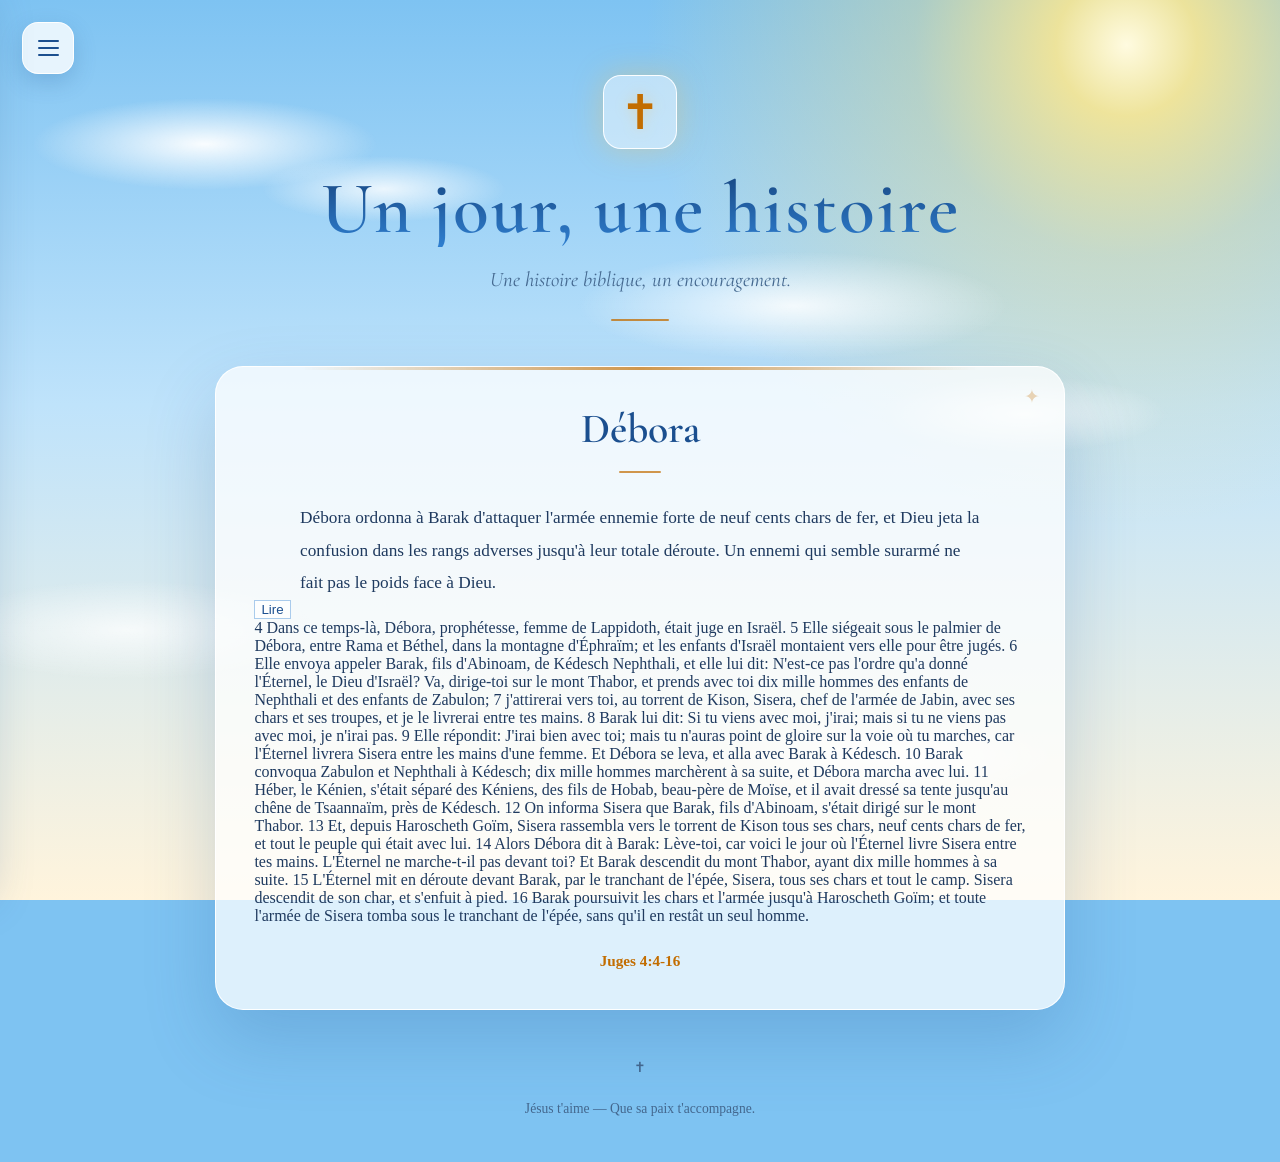
<file: un-jour-une-histoire.html>
<!DOCTYPE html>
<html lang="fr">

<head>
  <meta charset="UTF-8">
  <meta name="viewport" content="width=device-width, initial-scale=1.0, maximum-scale=1.0, user-scalable=no">

<link rel="icon" type="image/svg+xml" href="icon.svg">

  <title>Un jour, une histoire</title>

  <style>
    * {
      box-sizing: border-box;
    }

    html {
      scroll-behavior: smooth;
    }

    body {
      margin: 0;
      padding: 1.2rem;
      min-height: 100vh;
      font-family: Georgia, "Times New Roman", serif;
      background:
        radial-gradient(circle at 20% 10%, rgba(255,255,255,0.45), transparent 35%),
        radial-gradient(circle at 85% 90%, rgba(183,139,62,0.12), transparent 38%),
        linear-gradient(145deg, #fffaf0 0%, #f7eed9 45%, #ead9b5 100%);
      color: #4a3824;
    }

    .site {
      width: 100%;
      max-width: 850px;
      margin: auto;
    }

    /* =========================
       MENU HAMBURGER
    ========================= */
    .menu-btn {
      position: fixed;
      top: 22px;
      left: 22px;
      width: 52px;
      height: 52px;
      padding: 0;
      display: flex;
      flex-direction: column;
      align-items: center;
      justify-content: center;
      gap: 5px;
      border-radius: 16px;
      background: rgba(255,252,244,0.88);
      border: 1px solid rgba(122,74,26,0.2);
      box-shadow: 0 8px 25px rgba(92,59,28,0.15), inset 0 1px 0 rgba(255,255,255,0.9);
      cursor: pointer;
      z-index: 1000;
      transition: transform 0.2s ease, box-shadow 0.2s ease;
    }

    .menu-btn:hover {
      transform: translateY(-2px);
      box-shadow: 0 11px 30px rgba(92,59,28,0.2);
    }

    .menu-btn span {
      width: 21px;
      height: 2px;
      border-radius: 5px;
      background: #7a4a1a;
    }

    /* =========================
       EN-TÊTE
    ========================= */
    header {
      text-align: center;
      margin: 3.5rem 0 2.8rem;
    }

    .croix {
      width: 74px;
      height: 74px;
      margin: 0 auto 1.3rem;
      display: flex;
      align-items: center;
      justify-content: center;
      border-radius: 18px;
      background: linear-gradient(145deg, #fffdf8, #f3e8cc);
      border: 1px solid rgba(184,134,11,0.25);
      color: #b8860b;
      font-size: 3rem;
      box-shadow: 0 12px 30px rgba(122,74,26,0.14), inset 0 1px 0 rgba(255,255,255,0.9);
    }

    h1 {
      margin: 0;
      color: #70451f;
      font-size: clamp(2.2rem, 7vw, 3.5rem);
      line-height: 1.05;
      letter-spacing: -0.5px;
    }

    .sous-titre {
      margin: 1rem auto 0;
      max-width: 520px;
      color: #907755;
      font-style: italic;
      font-size: 1.05rem;
      line-height: 1.6;
    }

    header::after {
      content: "";
      display: block;
      width: 58px;
      height: 2px;
      margin: 1.4rem auto 0;
      background: #b8860b;
      border-radius: 20px;
      opacity: 0.75;
    }

    /* =========================
       CARTE HISTOIRE
    ========================= */
    .histoire {
      position: relative;
      background: rgba(255,253,247,0.72);
      border: 1px solid rgba(184,134,11,0.24);
      border-radius: 28px;
      padding: 2.4rem;
      box-shadow: 0 20px 50px rgba(122,74,26,0.13), inset 0 1px 0 rgba(255,255,255,0.85);
      animation: apparition 0.6s ease;
      overflow: hidden;
    }

    .histoire::before {
      content: "";
      position: absolute;
      top: 0;
      left: 10%;
      right: 10%;
      height: 3px;
      background: linear-gradient(90deg, transparent, #b8860b, transparent);
      opacity: 0.7;
    }

    .histoire::after {
      content: "✦";
      position: absolute;
      top: 18px;
      right: 24px;
      color: #b8860b;
      opacity: 0.28;
      font-size: 1.2rem;
    }

    @keyframes apparition {
      from {
        opacity: 0;
        transform: translateY(12px);
      }
      to {
        opacity: 1;
        transform: translateY(0);
      }
    }

    .histoire h2 {
      margin: 0 auto 1.8rem;
      max-width: 650px;
      text-align: center;
      color: #70451f;
      font-size: clamp(1.8rem, 6vw, 2.5rem);
      line-height: 1.2;
    }

    .histoire h2::after {
      content: "";
      display: block;
      width: 42px;
      height: 2px;
      margin: 1rem auto 0;
      background: #b8860b;
      border-radius: 20px;
      opacity: 0.7;
    }

    #texte-histoire {
      max-width: 680px;
      margin: auto;
      color: #5b4932;
      font-size: 1.08rem;
      line-height: 1.9;
      white-space: pre-line;
      text-align: left;
    }

    .encouragement {
      max-width: 680px;
      margin: 2.3rem auto 0;
      padding: 1.5rem 1.4rem;
      border-left: 3px solid #b8860b;
      border-right: 3px solid #b8860b;
      border-radius: 16px;
      background: rgba(184,134,11,0.065);
      color: #70451f;
      text-align: center;
      font-style: italic;
      font-size: 1.03rem;
      line-height: 1.75;
    }

    .reference {
      margin-top: 1.7rem;
      text-align: center;
      color: #a87508;
      font-weight: bold;
      font-size: 0.95rem;
    }

    footer {
      margin: 3rem 0 1.5rem;
      text-align: center;
      color: #907755;
      font-size: 0.85rem;
      line-height: 1.5;
    }

    /* =========================
       OVERLAY & MENU
    ========================= */
    .menu-overlay {
      position: fixed;
      inset: 0;
      background: rgba(59,47,30,0.28);
      backdrop-filter: blur(3px);
      opacity: 0;
      visibility: hidden;
      transition: opacity 0.25s ease, visibility 0.25s ease;
      z-index: 1100;
    }

    .menu-overlay.open {
      opacity: 1;
      visibility: visible;
    }

    .menu {
      position: fixed;
      top: 0;
      left: 0;
      width: min(340px, 88vw);
      height: 100vh;
      padding: 1.5rem;
      background: rgba(253,248,237,0.98);
      border-right: 1px solid rgba(184,134,11,0.22);
      box-shadow: 10px 0 40px rgba(59,47,30,0.17);
      transform: translateX(-105%);
      transition: transform 0.3s cubic-bezier(.4,0,.2,1);
      z-index: 1200;
    }

    .menu.open {
      transform: translateX(0);
    }

    .menu-header {
      display: flex;
      align-items: center;
      justify-content: space-between;
      padding: 0.4rem 0 1.3rem;
      border-bottom: 1px solid rgba(184,134,11,0.2);
      color: #70451f;
      font-size: 1.45rem;
      font-weight: bold;
    }

    .menu-close {
      min-width: 0;
      width: 42px;
      height: 42px;
      padding: 0;
      display: flex;
      align-items: center;
      justify-content: center;
      border-radius: 14px;
      background: rgba(184,134,11,0.08);
      color: #70451f;
      font-size: 1.8rem;
      box-shadow: none;
      border: 1px solid rgba(184,134,11,0.16);
      cursor: pointer;
      transition: background 0.2s ease, transform 0.2s ease;
    }

    .menu-close:hover {
      background: rgba(184,134,11,0.15);
      transform: rotate(5deg);
    }

    .menu-content {
      padding-top: 1.5rem;
    }

    .menu-content a {
      display: flex;
      align-items: center;
      gap: 1rem;
      margin-bottom: 0.6rem;
      padding: 0.9rem;
      border-radius: 18px;
      color: #5b4932;
      text-decoration: none;
      border: 1px solid transparent;
      transition: background 0.2s ease, transform 0.2s ease, border 0.2s ease;
    }

    .menu-content a:hover {
      background: rgba(184,134,11,0.08);
      border: 1px solid rgba(184,134,11,0.14);
      transform: translateX(4px);
    }

    .menu-icon {
      width: 48px;
      height: 48px;
      display: flex;
      align-items: center;
      justify-content: center;
      flex-shrink: 0;
      border-radius: 14px;
      background: rgba(184,134,11,0.1);
      border: 1px solid rgba(184,134,11,0.15);
      font-size: 1.35rem;
    }

    .menu-content strong {
      display: block;
      color: #70451f;
      font-size: 1rem;
    }

    .menu-content small {
      display: block;
      margin-top: 4px;
      color: #907755;
      font-size: 0.78rem;
      line-height: 1.4;
    }

    @media (max-width: 600px) {
.bouton-lire {
  display: block;
  margin: 2rem auto 0;
  padding: 0.85rem 1.8rem;
  border: 1px solid rgba(184,134,11,0.3);
  border-radius: 14px;
  background: linear-gradient(145deg, #fffdf8, #f3e8cc);
  color: #70451f;
  font-family: Georgia, "Times New Roman", serif;
  font-size: 1rem;
  font-weight: bold;
  cursor: pointer;
  box-shadow: 0 8px 20px rgba(122,74,26,0.12);
  transition: transform 0.2s ease, box-shadow 0.2s ease;
}

.bouton-lire:hover {
  transform: translateY(-2px);
  box-shadow: 0 11px 25px rgba(122,74,26,0.18);
}

#texte-biblique {
  display: none;
  max-width: 680px;
  margin: 1.8rem auto 0;
  padding-top: 1.8rem;
  border-top: 1px solid rgba(184,134,11,0.2);
  color: #5b4932;
  font-size: 1rem;
  line-height: 1.9;
  white-space: pre-line;
  text-align: left;
}
      body { padding: 0.9rem; }
      header { margin-top: 4.3rem; margin-bottom: 2.3rem; }
      .croix { width: 65px; height: 65px; border-radius: 16px; font-size: 2.7rem; }
      h1 { font-size: 2.35rem; }
      .sous-titre { font-size: 0.98rem; }
      .histoire { padding: 1.55rem; border-radius: 25px; }
      .histoire h2 { font-size: 1.85rem; margin-bottom: 1.5rem; }
      #texte-histoire { font-size: 1rem; line-height: 1.8; }
      .encouragement { padding: 1.25rem 1rem; font-size: 0.98rem; }
      .menu-btn { top: 15px; left: 15px; width: 48px; height: 48px; border-radius: 14px; }
      .menu { width: min(330px, 88vw); padding: 1.3rem; }
    }
  </style>
<link rel="stylesheet" href="themes.css">
<script src="theme.js"></script>
</head>

<body>

  <!-- =========================
       MENU HAMBURGER
  ========================= -->
  <button class="menu-btn" id="menu-btn" aria-label="Ouvrir le menu" aria-expanded="false">
    <span></span>
    <span></span>
    <span></span>
  </button>

  <div class="menu-overlay" id="menu-overlay"></div>

  <nav class="menu" id="menu">
    <div class="menu-header">
      <span>Menu</span>
      <button class="menu-close" id="menu-close" aria-label="Fermer le menu">×</button>
    </div>

    <div class="menu-content">
      <!-- ACCUEIL -->
      <a href="index.html">
        <span class="menu-icon">🏠</span>
        <span>
          <strong>Accueil</strong>
          <small>Retourner à l'accueil.</small>
        </span>
      </a>

      <!-- HISTOIRES BIBLIQUES -->
      <a href="un-jour-une-histoire.html">
        <span class="menu-icon">📖</span>
        <span>
          <strong>Un jour, une histoire</strong>
          <small>Une histoire, un encouragement.</small>
        </span>
      </a>

      <!-- STICKERS (CORRIGÉ AVEC target="_blank") -->
      <a href="bible.html">
        <span class="menu-icon">📖</span>
        <span>
          <strong>La Bible</strong>
          <small>Lis la Bible Louis Segond, livre par livre.</small>
        </span>
      </a>

      <a href="image.html">
        <span class="menu-icon">🖼️</span>
        <span>
          <strong>Créer une image</strong>
          <small>Mets un verset sur une belle photo.</small>
        </span>
      </a>

      <a href="favoris.html">
        <span class="menu-icon">❤️</span>
        <span>
          <strong>Mes favoris</strong>
          <small>Retrouve les versets que tu as gardés.</small>
        </span>
      </a>

      <a href="theme.html">
        <span class="menu-icon">🎨</span>
        <span>
          <strong>Thème</strong>
          <small>Change l'apparence du site : nuit, jour…</small>
        </span>
      </a>

      <a href="https://www.jesus-stickers.com/stickers-jesus-baches-evangelisation.F/s41531c/DESTOCKAGE-JUSQU-A-60-" target="_blank" rel="noopener noreferrer">
        <span class="menu-icon">🖨️</span>
        <span>
          <strong>Stickers 🔖</strong>
          <small>Découvrir les stickers.</small>
        </span>
      </a>
    </div>
  </nav>

  <div class="site">
    <header>
      <div class="croix">✝</div>
      <h1>Un jour, une histoire</h1>
      <p class="sous-titre">Une histoire biblique, un encouragement.</p>
    </header>

    <main>
      <article class="histoire">
        <h2 id="titre-histoire">Chargement...</h2>
        <div id="texte-histoire">Chargement de l'histoire...</div>
<button class="bouton-lire" id="bouton-lire">Lire</button>

<div id="texte-biblique"></div>
        <div class="encouragement" id="encouragement"></div>
        <div class="reference" id="reference"></div>
      </article>
    </main>

    <footer>
      ✝<br><br>
      Jésus t'aime — Que sa paix t'accompagne.
    </footer>
  </div>

  <!-- =========================
       IMPORT DU FICHIER JS
  ========================= -->
  <script src="histoires.js"></script>

  <!-- =========================
       LOGIQUE JAVASCRIPT
  ========================= -->
<script>
 /* =========================
   UNE HISTOIRE PAR JOUR
========================= */

function obtenirJourFrance() {
  const maintenant = new Date();

  const parties = new Intl.DateTimeFormat("fr-FR", {
    timeZone: "Europe/Paris",
    year: "numeric",
    month: "2-digit",
    day: "2-digit"
  }).formatToParts(maintenant);

  let jour = 0;
  let mois = 0;
  let annee = 0;

  parties.forEach(partie => {
    if (partie.type === "day") jour = Number(partie.value);
    if (partie.type === "month") mois = Number(partie.value);
    if (partie.type === "year") annee = Number(partie.value);
  });

  return { jour, mois, annee };
}


/* =========================
   NUMÉRO DU JOUR
========================= */

function calculerNumeroJour() {
  const date = obtenirJourFrance();

  const debut = new Date(date.annee, 0, 0);
  const actuel = new Date(
    date.annee,
    date.mois - 1,
    date.jour
  );

  const difference = actuel - debut;

  return Math.floor(
    difference / (1000 * 60 * 60 * 24)
  );
}


/* =========================
   AFFICHER L'HISTOIRE
========================= */

function afficherHistoireDuJour() {

  if (typeof histoires === "undefined" || histoires.length === 0) {

    document.getElementById("titre-histoire").textContent = "Erreur";

    document.getElementById("texte-histoire").textContent =
      "Impossible de charger le fichier histoires.js.";

    return;
  }

  const numeroJour = calculerNumeroJour();

  /*
     Le même jour = toujours la même histoire.
     Le jour suivant = histoire suivante.
  */
  const index = (numeroJour - 1) % histoires.length;

  const histoire = histoires[index];


  /* TITRE */
  document.getElementById("titre-histoire").textContent =
    histoire.titre;


  /* PETITE HISTOIRE */
  document.getElementById("texte-histoire").textContent =
    histoire.texte;


  /* RÉFÉRENCE BIBLIQUE */
  document.getElementById("reference").textContent =
    histoire.reference;


  /* TEXTE BIBLIQUE COMPLET */
  document.getElementById("texte-biblique").textContent =
    histoire.biblique;


  /*
     Ton fichier histoires.js n'a pas de propriété
     "encouragement".

     On évite donc d'afficher "undefined".
  */
  const encouragement =
    document.getElementById("encouragement");

  if (histoire.encouragement) {
    encouragement.textContent = histoire.encouragement;
  } else {
    encouragement.textContent = "";
    encouragement.style.display = "none";
  }
}


/* =========================
   BOUTON « LIRE »
========================= */

const boutonLire = document.getElementById("bouton-lire");
const texteBiblique = document.getElementById("texte-biblique");

boutonLire.addEventListener("click", function () {

  const estCache =
    texteBiblique.style.display === "none" ||
    texteBiblique.style.display === "";

  if (estCache) {

    texteBiblique.style.display = "block";

    boutonLire.textContent = "Fermer";

  } else {

    texteBiblique.style.display = "none";

    boutonLire.textContent = "Lire";
  }

});


/* =========================
   CHARGEMENT INITIAL
========================= */

afficherHistoireDuJour();


/* =========================
   CHANGEMENT AUTOMATIQUE
   À MINUIT EN FRANCE
========================= */

let dernierJour = calculerNumeroJour();

setInterval(function () {

  const nouveauJour = calculerNumeroJour();

  /*
     Si le numéro du jour a changé,
     on affiche automatiquement la nouvelle histoire.
  */
  if (nouveauJour !== dernierJour) {

    dernierJour = nouveauJour;

    afficherHistoireDuJour();

    /*
       On referme également le texte biblique
       pour la nouvelle histoire.
    */
    texteBiblique.style.display = "none";
    boutonLire.textContent = "Lire";
  }

}, 1000);


/* =========================
   MENU HAMBURGER
========================= */

const menuBtn = document.getElementById("menu-btn");
const menu = document.getElementById("menu");
const menuClose = document.getElementById("menu-close");
const menuOverlay = document.getElementById("menu-overlay");


function ouvrirMenu() {
  menu.classList.add("open");
  menuOverlay.classList.add("open");
  menuBtn.setAttribute("aria-expanded", "true");
}


function fermerMenu() {
  menu.classList.remove("open");
  menuOverlay.classList.remove("open");
  menuBtn.setAttribute("aria-expanded", "false");
}


menuBtn.addEventListener("click", ouvrirMenu);

menuClose.addEventListener("click", fermerMenu);

menuOverlay.addEventListener("click", fermerMenu);


document.addEventListener("keydown", function(event) {

  if (event.key === "Escape") {
    fermerMenu();
  }

});


/* Fermer le menu lorsqu'on clique sur un lien */

const liensMenu =
  document.querySelectorAll(".menu-content a");

liensMenu.forEach(function(lien) {

  lien.addEventListener("click", function() {
    fermerMenu();
  });

}); </script>

</body>
</html>
</file>
<file: themes.css>
@import url('https://fonts.googleapis.com/css2?family=Cormorant+Garamond:ital,wght@0,500;0,600;1,500&display=swap');

/* =====================================================
   THÈMES DU SITE  (le thème « classique » = aucun style ici)
   Le thème est choisi sur la page theme.html (theme.js)
   ===================================================== */

html[data-theme="nuit"] {
  --fond: radial-gradient(ellipse 80% 45% at 50% 105%, rgba(255,184,102,0.40), transparent 70%), linear-gradient(180deg,#0c1736 0%,#1a2a5e 55%,#3a3066 100%);
  --base: #0c1736; --texte: #f3ead8; --doux: #d3c8ad; --accent: #f2c66d;
  --titre1: #fff6d9; --titre2: #e8b85a; --titre-doux: #fff0cf; --verset: #ffffff;
  --verre: rgba(255,255,255,0.06); --verre-bord: rgba(255,255,255,0.14);
  --carte: rgba(8,14,38,0.5); --carte-bord: rgba(242,198,109,0.4);
  --ombre: rgba(0,0,0,0.35); --lueur: rgba(242,198,109,0.28); --fav: #ffc2c2;
  --btn1: linear-gradient(135deg,#fbdc8b,#e0a432); --btn1-texte: #2a1c05;
  --btn2: rgba(255,255,255,0.07); --btn2-texte: #f6e3b4; --btn2-bord: rgba(242,198,109,0.5);
  --petit: rgba(255,255,255,0.08); --petit-texte: #f1e3c0; --petit-bord: rgba(242,198,109,0.38); --petit-hover: rgba(242,198,109,0.2);
  --menu-fond: rgba(14,24,56,0.98); --menu-texte: #e9dfc6; --menu-titre: #f6e3b4; --menu-doux: #aaa28c;
  --menu-icone: rgba(242,198,109,0.15); --menu-hover: rgba(242,198,109,0.13);
  --overlay: rgba(5,9,24,0.55); --burger: rgba(255,255,255,0.1);
}

html[data-theme="jour"] {
  --fond: radial-gradient(circle at 88% 5%, #fffbe0 0, rgba(255,232,140,0.85) 5%, rgba(255,222,120,0.35) 15%, transparent 34%), linear-gradient(180deg,#7ec3f2 0%,#bfe3fb 45%,#fff4dc 100%);
  --base: #7ec3f2; --texte: #1f3a5f; --doux: #44688f; --accent: #c26d00;
  --titre1: #17457f; --titre2: #2f7fd0; --titre-doux: #1b4f8f; --verset: #17324f;
  --verre: rgba(255,255,255,0.45); --verre-bord: rgba(255,255,255,0.85);
  --carte: rgba(255,255,255,0.74); --carte-bord: rgba(255,255,255,0.95);
  --ombre: rgba(40,90,150,0.22); --lueur: rgba(255,190,70,0.35); --fav: #c62828;
  --btn1: linear-gradient(135deg,#ffd35f,#ff9f1c); --btn1-texte: #4a2a00;
  --btn2: rgba(255,255,255,0.75); --btn2-texte: #1b4f8f; --btn2-bord: rgba(47,127,208,0.55);
  --petit: rgba(255,255,255,0.7); --petit-texte: #1b4f8f; --petit-bord: rgba(47,127,208,0.4); --petit-hover: #ffffff;
  --menu-fond: rgba(255,255,255,0.97); --menu-texte: #1f3a5f; --menu-titre: #1b4f8f; --menu-doux: #5a7a9c;
  --menu-icone: rgba(47,127,208,0.12); --menu-hover: rgba(47,127,208,0.1);
  --overlay: rgba(30,60,100,0.3); --burger: rgba(255,255,255,0.8);
}

/* ----- décors : étoiles (nuit) / nuages (jour) ----- */
html[data-theme="nuit"] body::before, html[data-theme="jour"] body::before {
  content: ""; position: fixed; inset: 0; z-index: 0; pointer-events: none;
}

html[data-theme="nuit"] body::before {
  background-image:
    radial-gradient(circle 2px at 12% 18%, #fff 0, transparent 100%),
    radial-gradient(circle 1.5px at 28% 62%, #fff 0, transparent 100%),
    radial-gradient(circle 2.4px at 44% 12%, #ffeab5 0, transparent 100%),
    radial-gradient(circle 1.5px at 63% 35%, #fff 0, transparent 100%),
    radial-gradient(circle 2px at 78% 20%, #fff 0, transparent 100%),
    radial-gradient(circle 1.5px at 90% 55%, #ffeab5 0, transparent 100%),
    radial-gradient(circle 1.8px at 8% 80%, #fff 0, transparent 100%),
    radial-gradient(circle 1.5px at 52% 78%, #fff 0, transparent 100%),
    radial-gradient(circle 2px at 85% 88%, #fff 0, transparent 100%);
  animation: scintille 5s ease-in-out infinite alternate;
}

html[data-theme="jour"] body::before {
  background-image:
    radial-gradient(ellipse 240px 64px at 16% 16%, rgba(255,255,255,0.95), transparent 72%),
    radial-gradient(ellipse 170px 46px at 30% 21%, rgba(255,255,255,0.8), transparent 72%),
    radial-gradient(ellipse 300px 76px at 62% 34%, rgba(255,255,255,0.85), transparent 72%),
    radial-gradient(ellipse 200px 54px at 80% 46%, rgba(255,255,255,0.7), transparent 72%),
    radial-gradient(ellipse 260px 70px at 10% 70%, rgba(255,255,255,0.75), transparent 72%),
    radial-gradient(ellipse 220px 60px at 70% 84%, rgba(255,255,255,0.8), transparent 72%);
  animation: derive 40s ease-in-out infinite alternate;
}

@keyframes scintille { from { opacity: 0.45; } to { opacity: 1; } }
@keyframes derive { from { transform: translateX(-30px); } to { transform: translateX(30px); } }
@keyframes apparition { from { opacity: 0; transform: translateY(14px); } to { opacity: 1; transform: none; } }

@media (prefers-reduced-motion: reduce) {
  html[data-themed] body::before, html[data-themed] .site { animation: none; }
}

/* ----- base ----- */
html[data-themed] { background: var(--base); }
html[data-themed] body { background: var(--fond); background-attachment: fixed; color: var(--texte); }
html[data-themed] .site { position: relative; z-index: 1; animation: apparition 0.8s ease both; }

html[data-themed] h1 {
  font-family: 'Cormorant Garamond', Georgia, serif; font-weight: 600;
  font-size: clamp(2.8rem, 8vw, 4.6rem); letter-spacing: 2px;
  background: linear-gradient(180deg, var(--titre1), var(--titre2));
  -webkit-background-clip: text; background-clip: text; color: transparent; text-shadow: none;
}
html[data-themed] .sous-titre { font-family: 'Cormorant Garamond', Georgia, serif; font-size: 1.3rem; color: var(--doux); }
html[data-themed] .croix { background: var(--verre); border: 1px solid var(--carte-bord); color: var(--accent); box-shadow: 0 0 30px var(--lueur); text-shadow: 0 0 14px var(--lueur); }
html[data-themed] header::after { background: var(--accent); }
html[data-themed] .navigation { color: var(--doux); }
html[data-themed] .navigation span::before { color: var(--accent); }

/* ----- accueil ----- */
html[data-themed] .hero { background: var(--verre); border: 1px solid var(--verre-bord); border-radius: 34px; box-shadow: 0 30px 80px var(--ombre); backdrop-filter: blur(14px); -webkit-backdrop-filter: blur(14px); }
html[data-themed] .hero::before, html[data-themed] .hero::after { color: var(--accent); }
html[data-themed] .sur-titre { color: var(--accent); }
html[data-themed] .hero h2 { font-family: 'Cormorant Garamond', Georgia, serif; font-weight: 600; font-size: clamp(2rem, 6vw, 3rem); color: var(--titre-doux); }
html[data-themed] .hero-intro { color: var(--doux); }
html[data-themed] .carte-verset { background: var(--carte); border: 1px solid var(--carte-bord); border-radius: 26px; box-shadow: 0 0 40px var(--lueur), 0 14px 40px var(--ombre); }
html[data-themed] .guillemet { color: var(--accent); font-family: 'Cormorant Garamond', Georgia, serif; font-size: 4.5rem; }
html[data-themed] #verset-texte { font-family: 'Cormorant Garamond', Georgia, serif; font-style: italic; font-weight: 500; font-size: clamp(1.5rem, 4.4vw, 2.1rem); line-height: 1.5; color: var(--verset); }
html[data-themed] #verset-ref { color: var(--accent); letter-spacing: 2px; text-transform: uppercase; font-size: 0.9rem; }

html[data-themed] .bouton-copier, html[data-themed] .bouton-image, html[data-themed] .actions-verset button,
html[data-themed] .actions-favori button, html[data-themed] .bouton-lire {
  background: var(--petit); color: var(--petit-texte); border: 1px solid var(--petit-bord); box-shadow: none;
}
html[data-themed] .bouton-copier:hover, html[data-themed] .bouton-image:hover, html[data-themed] .actions-verset button:hover,
html[data-themed] .actions-favori button:hover, html[data-themed] .bouton-lire:hover { background: var(--petit-hover); box-shadow: none; }
html[data-themed] .actions-verset .bouton-favori.actif, html[data-themed] .actions-favori .retirer {
  background: rgba(255,120,120,0.18); border-color: rgba(255,120,120,0.55); color: var(--fav);
}

html[data-themed] .boutons button { font-size: 1.05rem; }
html[data-themed] .boutons #tirer-verset, html[data-themed] .lien-accueil { background: var(--btn1); color: var(--btn1-texte); box-shadow: 0 0 28px var(--lueur), 0 8px 20px var(--ombre); }
html[data-themed] .boutons #verset-jour { background: var(--btn2); color: var(--btn2-texte); border: 1px solid var(--btn2-bord); box-shadow: 0 8px 20px var(--ombre); }
html[data-themed] .boutons button:hover { box-shadow: 0 0 36px var(--lueur), 0 12px 26px var(--ombre); }

html[data-themed] .separateur { color: var(--accent); }
html[data-themed] .separateur::before, html[data-themed] .separateur::after { background: var(--carte-bord); }
html[data-themed] .bloc { background: var(--verre); border: 1px solid var(--verre-bord); box-shadow: 0 12px 34px var(--ombre); }
html[data-themed] .bloc h3 { font-family: 'Cormorant Garamond', Georgia, serif; font-size: 1.6rem; color: var(--titre-doux); }
html[data-themed] .bloc p, html[data-themed] .vide { color: var(--doux); }
html[data-themed] .citation { font-family: 'Cormorant Garamond', Georgia, serif; font-size: 1.35rem; color: var(--texte); border-color: var(--accent); }
html[data-themed] .citation strong { color: var(--accent); }
html[data-themed] footer { color: var(--doux); }
html[data-themed] footer .mini-croix { color: var(--accent); }

/* ----- favoris ----- */
html[data-themed] .liste-favoris .carte-verset p { font-family: 'Cormorant Garamond', Georgia, serif; font-size: clamp(1.3rem, 3.8vw, 1.7rem); color: var(--verset); }
html[data-themed] .liste-favoris .carte-verset p.ref { font-family: Georgia, serif; font-size: 0.95rem; color: var(--accent); }

/* ----- un jour, une histoire ----- */
html[data-themed] .histoire { background: var(--carte); border: 1px solid var(--carte-bord); box-shadow: 0 30px 70px var(--ombre); backdrop-filter: blur(14px); -webkit-backdrop-filter: blur(14px); }
html[data-themed] .histoire::before { background: linear-gradient(90deg, transparent, var(--accent), transparent); }
html[data-themed] .histoire::after { color: var(--accent); }
html[data-themed] .histoire h2 { font-family: 'Cormorant Garamond', Georgia, serif; font-weight: 600; font-size: clamp(1.9rem, 5vw, 2.6rem); color: var(--titre-doux); }
html[data-themed] .histoire h2::after { background: var(--accent); }
html[data-themed] #texte-histoire, html[data-themed] #texte-biblique { color: var(--texte); }
html[data-themed] #texte-biblique { border-top-color: var(--carte-bord); }
html[data-themed] .encouragement { background: var(--verre); border-left-color: var(--accent); border-right-color: var(--accent); color: var(--titre-doux); }
html[data-themed] .reference { color: var(--accent); }

/* ----- menu hamburger ----- */
html[data-themed] .menu-btn { background: var(--burger); border: 1px solid var(--carte-bord); box-shadow: 0 8px 22px var(--ombre); }
html[data-themed] .menu-btn span { background: var(--menu-titre); }
html[data-themed] .menu-overlay { background: var(--overlay); }
html[data-themed] .menu { background: var(--menu-fond); border-right: 1px solid var(--carte-bord); box-shadow: 8px 0 40px var(--ombre); }
html[data-themed] .menu-header { color: var(--menu-titre); border-bottom: 1px solid var(--carte-bord); }
html[data-themed] .menu-close { color: var(--menu-titre); }
html[data-themed] .menu-close:hover, html[data-themed] .menu-content a:hover { background: var(--menu-hover); }
html[data-themed] .menu-content a { color: var(--menu-texte); }
html[data-themed] .menu-icon { background: var(--menu-icone); }
html[data-themed] .menu-content strong { color: var(--menu-titre); }
html[data-themed] .menu-content small { color: var(--menu-doux); }
</file>
